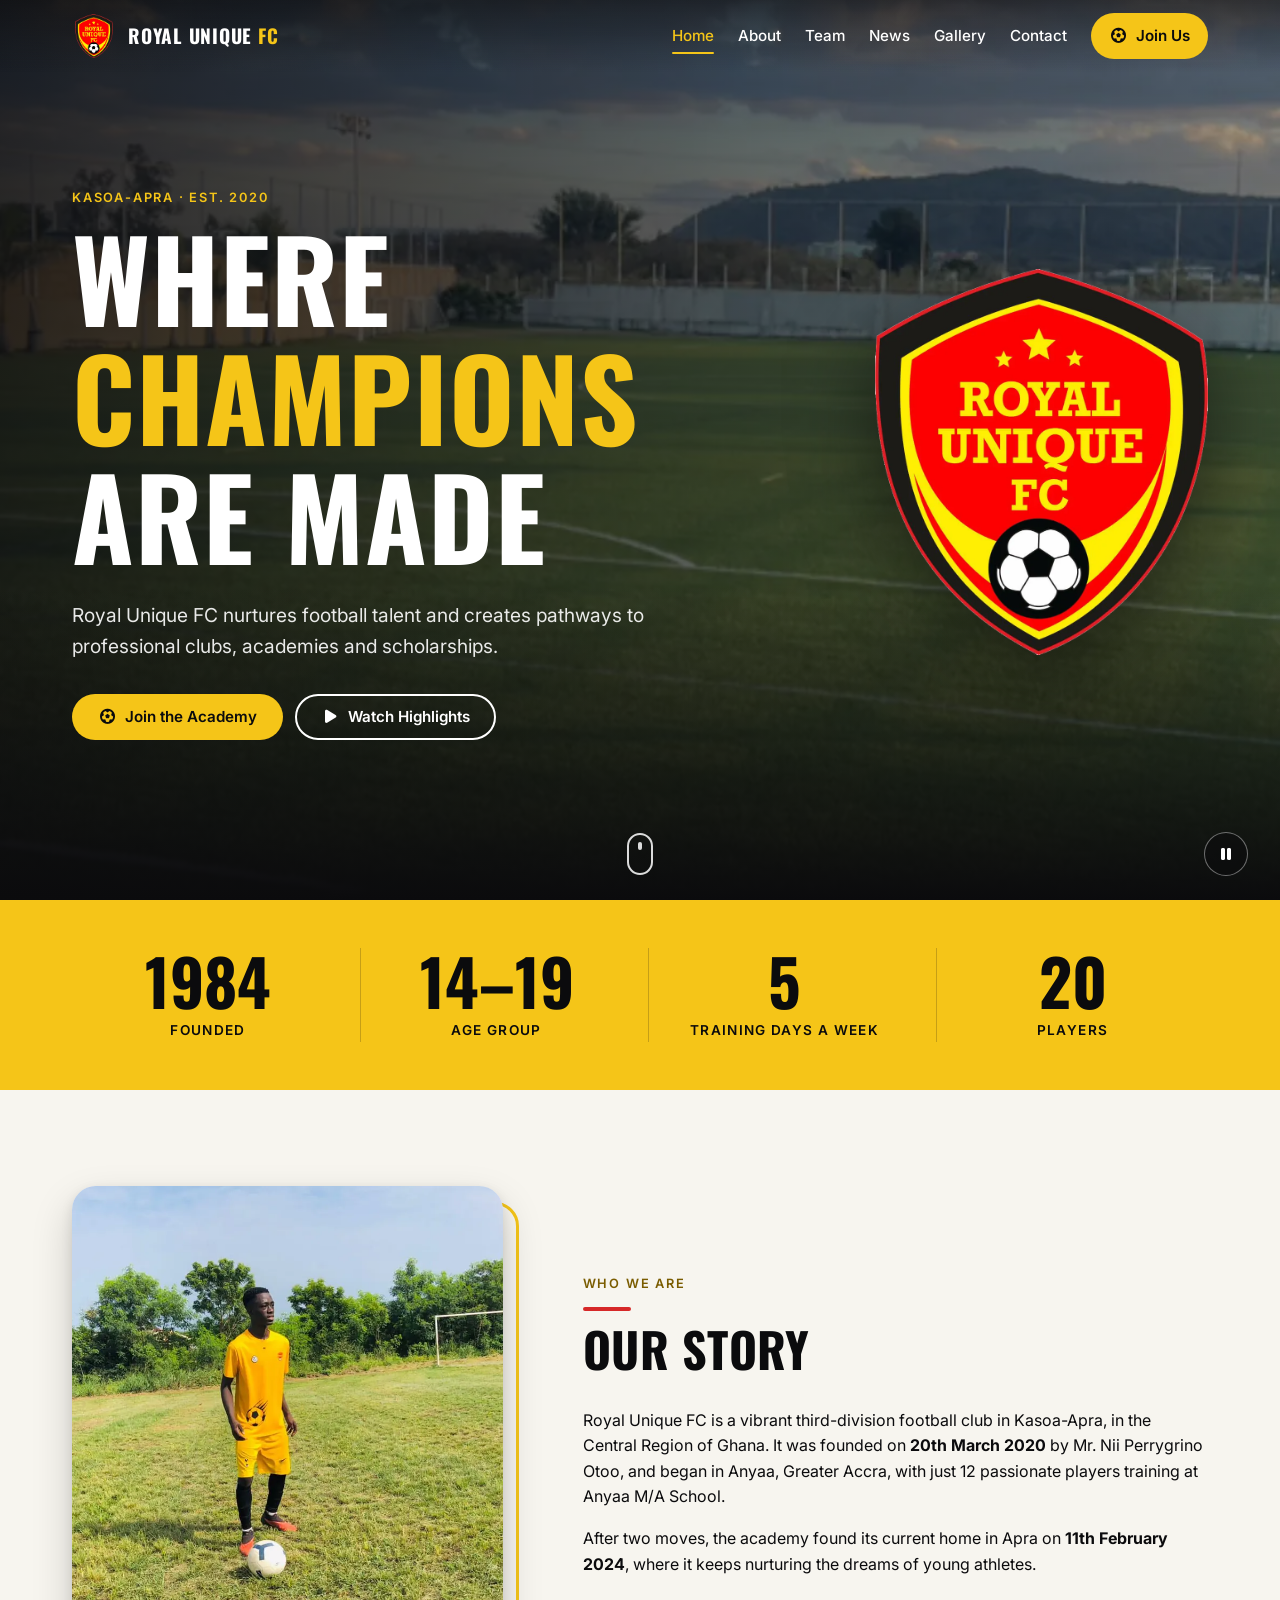
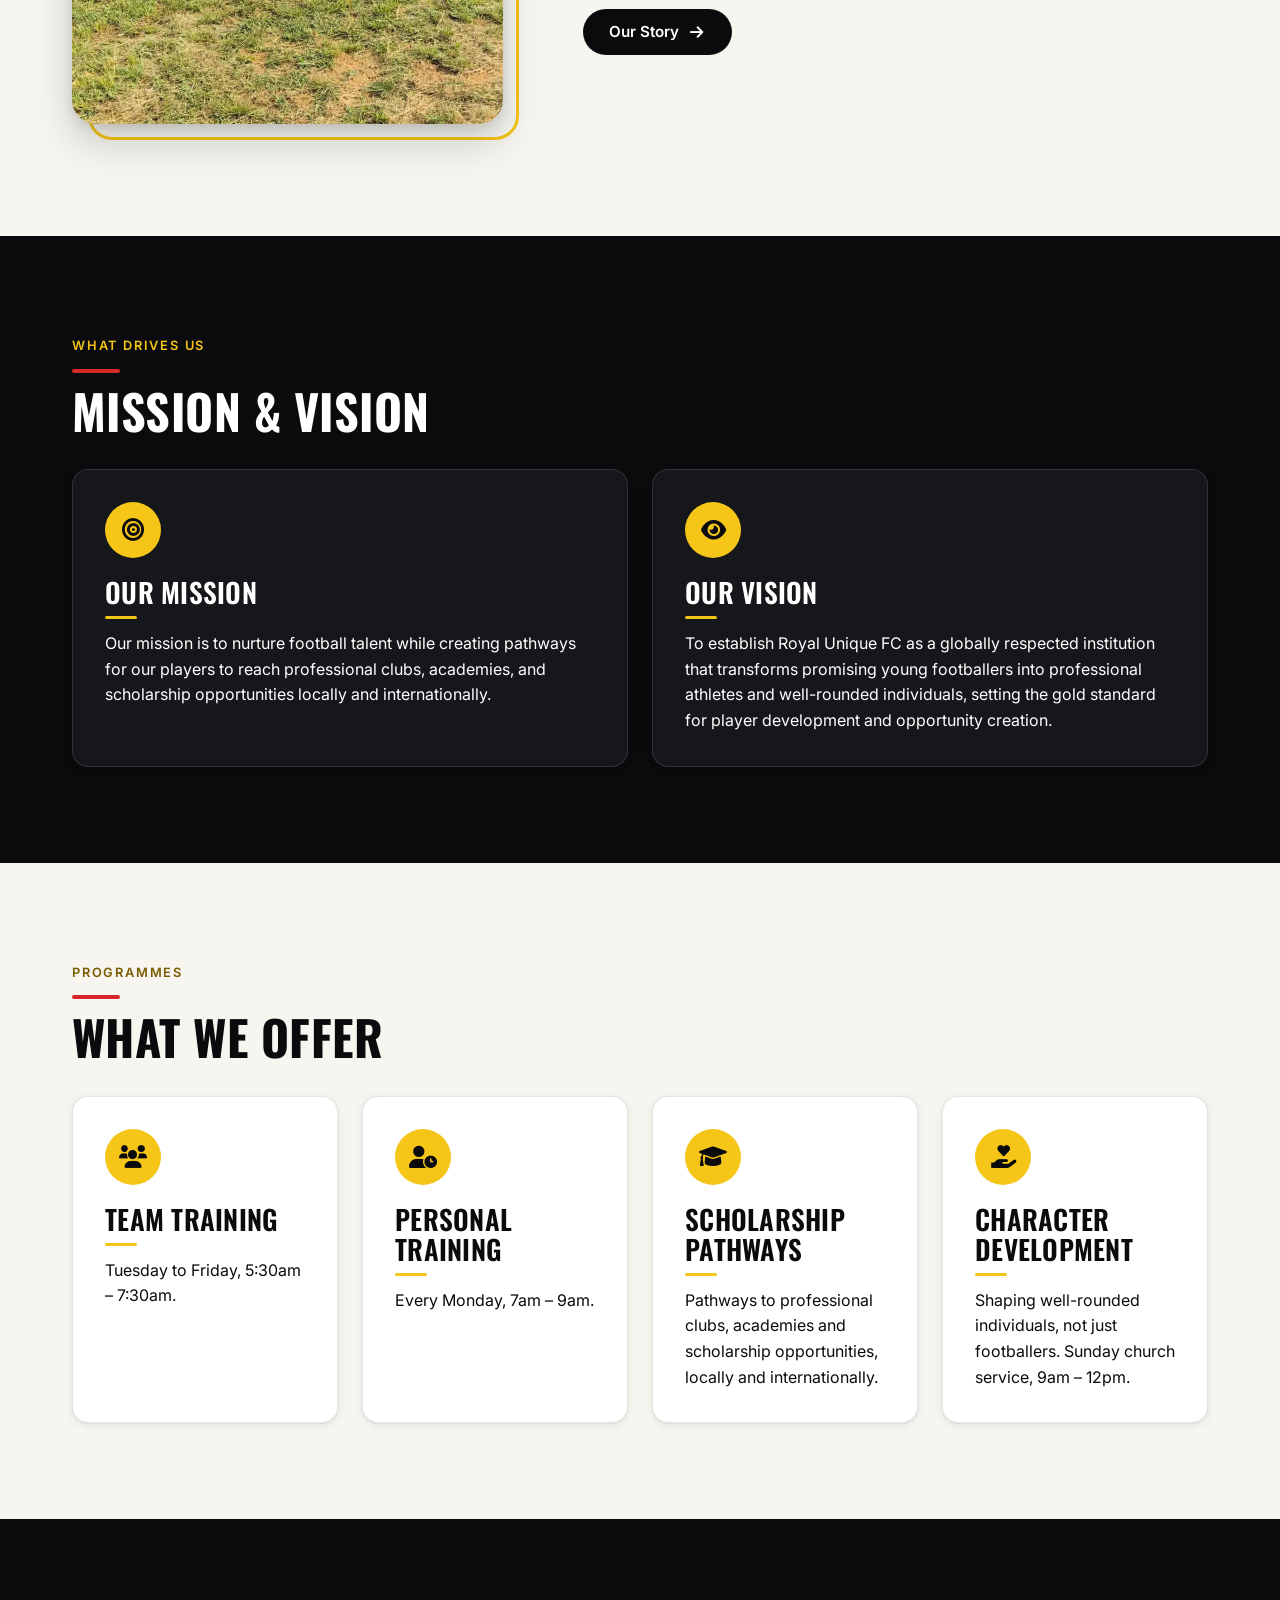
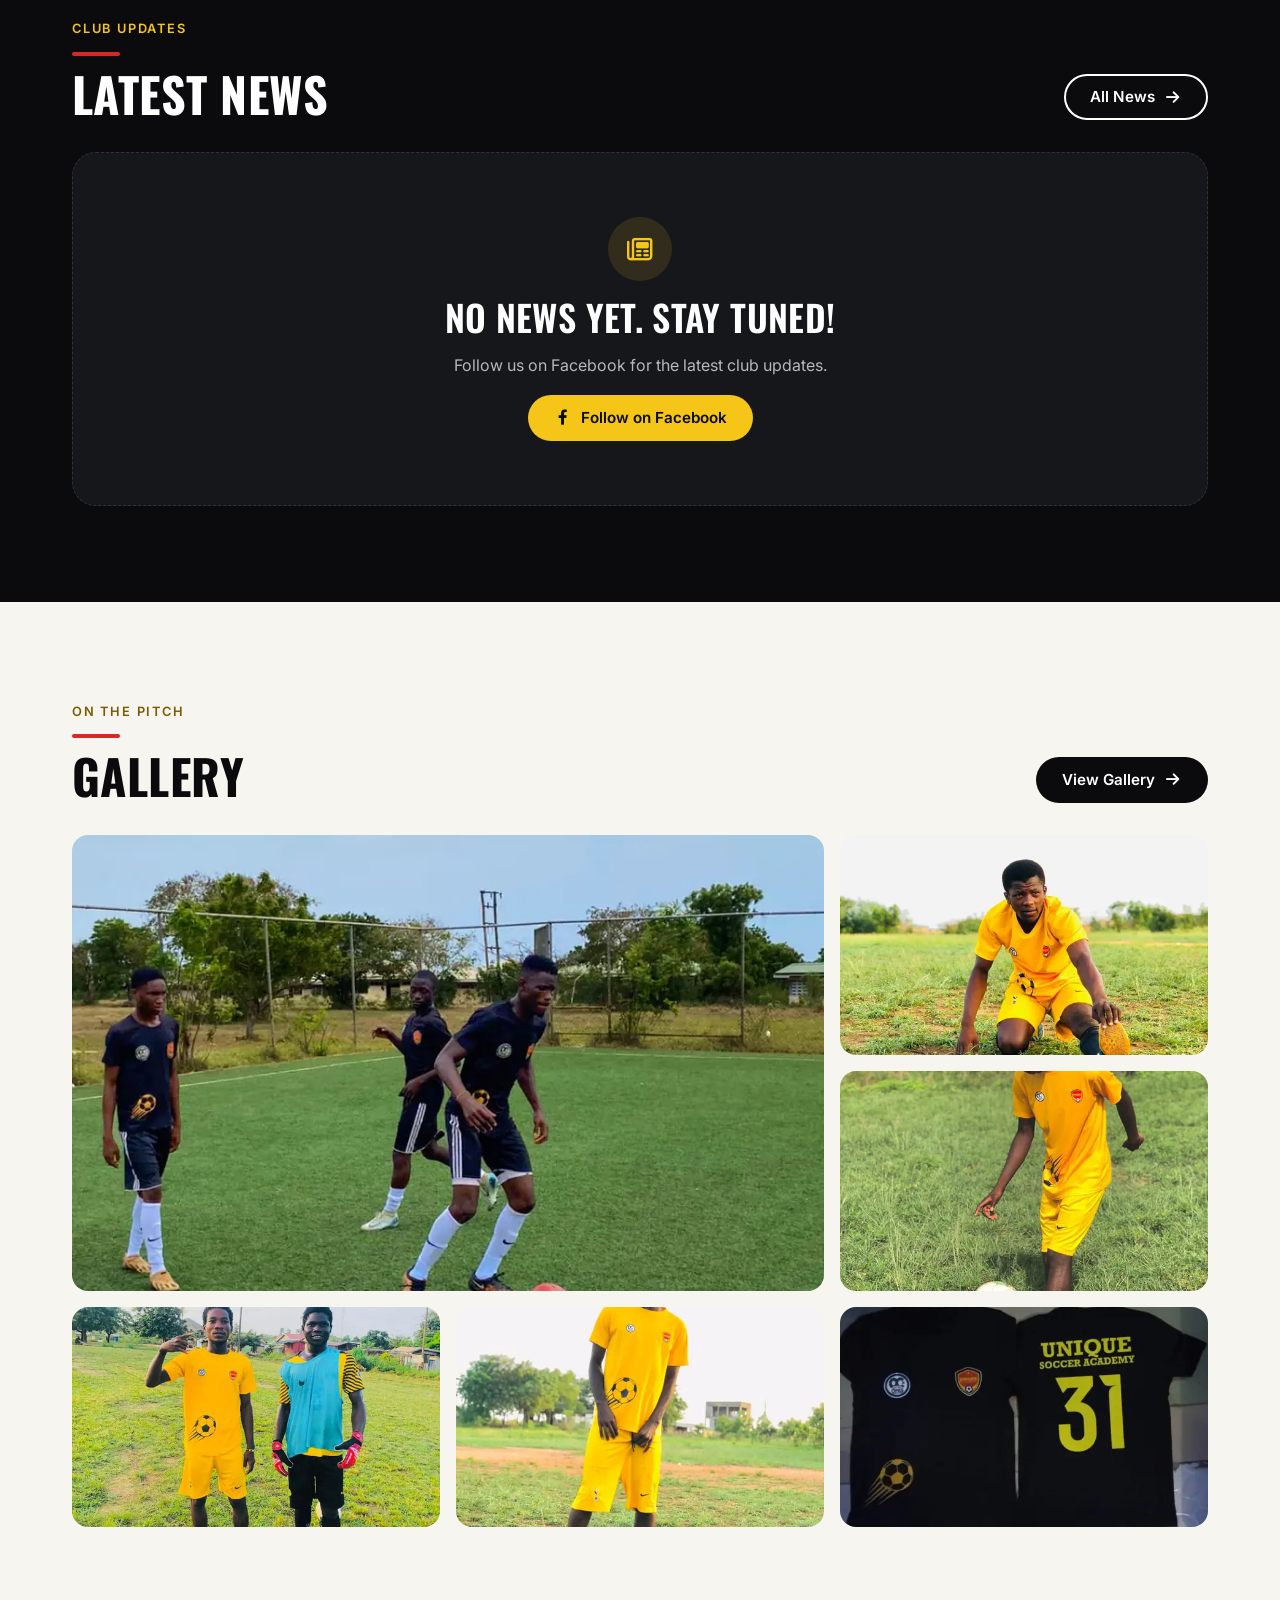
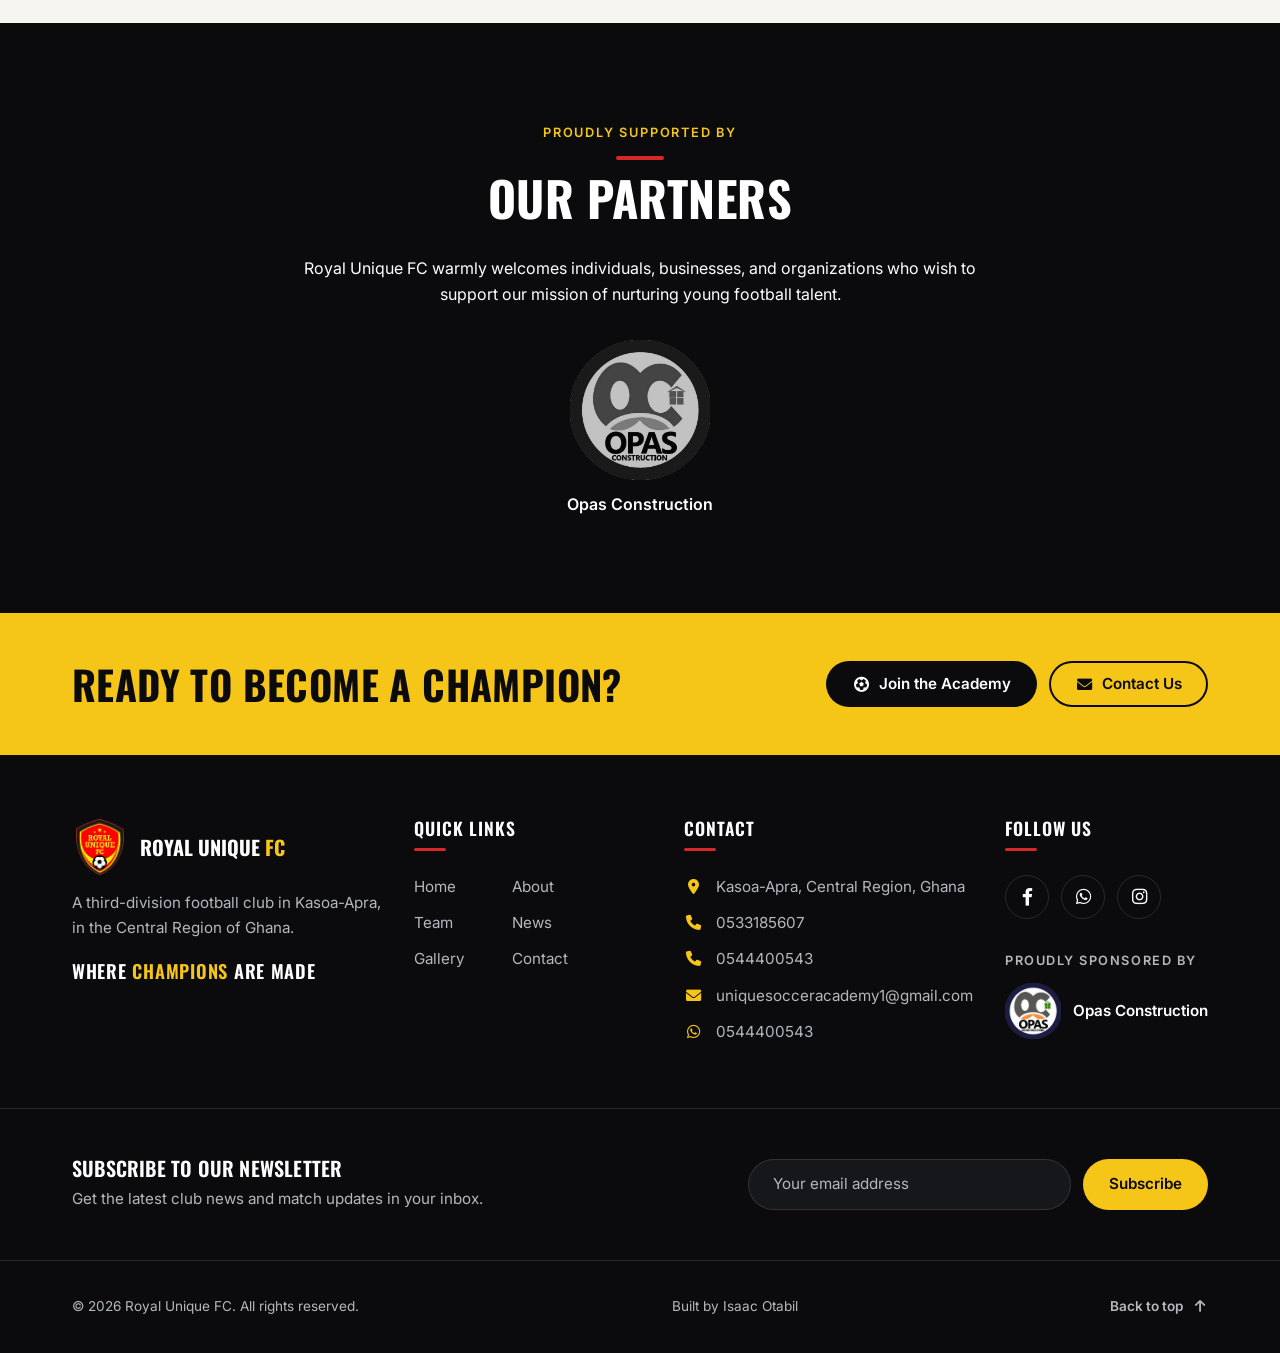
<file: index.html>
<!DOCTYPE html>
<html lang="en">
<head>

    <meta charset="UTF-8">
    <meta name="viewport" content="width=device-width, initial-scale=1.0">
    <title>Home | Royal Unique FC</title>
    <meta name="description" content="Royal Unique FC is a third-division football club in Kasoa-Apra, Central Region, Ghana. Where Champions Are Made.">
    <meta name="theme-color" content="#0B0B0D">
    <link rel="canonical" href="https://isaaccodes01.github.io/unique-soccer-academy/">
    <link rel="manifest" href="site.webmanifest">

    <!-- Link previews on WhatsApp, Facebook (Open Graph) and X/Twitter.
         These need full addresses (https://...), not "assets/...". -->
    <meta property="og:type" content="website">
    <meta property="og:site_name" content="Royal Unique FC">
    <meta property="og:title" content="Royal Unique FC | Where Champions Are Made">
    <meta property="og:description" content="Royal Unique FC is a third-division football club in Kasoa-Apra, Central Region, Ghana. Where Champions Are Made.">
    <meta property="og:url" content="https://isaaccodes01.github.io/unique-soccer-academy/">
    <meta property="og:image" content="https://isaaccodes01.github.io/unique-soccer-academy/assets/images/share-image.jpg">
    <meta property="og:image:width" content="1200">
    <meta property="og:image:height" content="630">
    <meta property="og:image:alt" content="The Royal Unique FC crest on the training pitch, with the motto Where Champions Are Made">
    <meta name="twitter:card" content="summary_large_image">
    <meta name="twitter:title" content="Royal Unique FC | Where Champions Are Made">
    <meta name="twitter:description" content="Royal Unique FC is a third-division football club in Kasoa-Apra, Central Region, Ghana. Where Champions Are Made.">
    <meta name="twitter:image" content="https://isaaccodes01.github.io/unique-soccer-academy/assets/images/share-image.jpg">
    <link rel="preconnect" href="https://fonts.googleapis.com">
    <link rel="preconnect" href="https://fonts.gstatic.com" crossorigin>
    <!-- Fonts and icons load in the background so they don't hold up the
         first paint: media="print" means "not needed for the screen yet",
         and onload switches them on as soon as they arrive. The <noscript>
         copies are for visitors without JavaScript. -->
    <link href="https://fonts.googleapis.com/css2?family=Inter:wght@400;500;600&family=Oswald:wght@600;700&display=swap" rel="stylesheet" media="print" onload="this.media='all'">
    <noscript><link href="https://fonts.googleapis.com/css2?family=Inter:wght@400;500;600&family=Oswald:wght@600;700&display=swap" rel="stylesheet"></noscript>
    <link rel="stylesheet" href="css/style.css">
    <!-- Runs before the page is drawn: no "defer" on purpose (see the file) -->
    <script src="js/boot.js"></script>
    <link href="https://cdnjs.cloudflare.com/ajax/libs/font-awesome/6.0.0/css/all.min.css" rel="stylesheet" media="print" onload="this.media='all'">
    <noscript><link href="https://cdnjs.cloudflare.com/ajax/libs/font-awesome/6.0.0/css/all.min.css" rel="stylesheet"></noscript>
    <link rel="apple-touch-icon" sizes="180x180" href="assets/images/apple-touch-icon.png">
    <link rel="icon" type="image/png" sizes="32x32" href="assets/images/favicon-32x32.png">
    <link rel="icon" type="image/png" sizes="16x16" href="assets/images/favicon-16x16.png">

    <!-- Structured data (JSON-LD): facts about the club in a format Google
         reads, using the shared vocabulary from schema.org. It isn't shown
         on the page. Only real facts from this site go here. -->
    <script type="application/ld+json">
    {
        "@context": "https://schema.org",
        "@type": "SportsOrganization",
        "name": "Royal Unique FC",
        "alternateName": "Unique Soccer Academy",
        "sport": "Soccer",
        "slogan": "Where Champions Are Made",
        "description": "A third-division football club in Kasoa-Apra, Central Region, Ghana, nurturing football talent and creating pathways to professional clubs, academies and scholarships.",
        "url": "https://isaaccodes01.github.io/unique-soccer-academy/",
        "logo": "https://isaaccodes01.github.io/unique-soccer-academy/assets/images/android-chrome-512x512.png",
        "image": "https://isaaccodes01.github.io/unique-soccer-academy/assets/images/share-image.jpg",
        "foundingDate": "2020-03-20",
        "founder": {
            "@type": "Person",
            "name": "Nii Perrygrino Otoo"
        },
        "sponsor": {
            "@type": "Organization",
            "name": "Opas Construction"
        },
        "address": {
            "@type": "PostalAddress",
            "addressLocality": "Kasoa-Apra",
            "addressRegion": "Central Region",
            "addressCountry": "GH"
        },
        "areaServed": "Gomoa East, Central Region, Ghana",
        "email": "uniquesocceracademy1@gmail.com",
        "telephone": ["+233533185607", "+233544400543"],
        "sameAs": [
            "https://facebook.com/profile.php?id=61565360907088"
        ]
    }
    </script>
</head>
<!-- has-hero-header: the hero slides up under the see-through header. It is
     written here, not added by JavaScript, so the page doesn't jump up
     64px when the scripts run after the first paint. -->
<body class="has-hero-header">
    <!--Start of Main Container-->
    <div class="maincontainer">

        <!-- Header + navigation: built by js/layout.js -->
        <div id="site-header"></div>

            <main>
                <!--Start of Hero-->
                <section class="hero" aria-labelledby="hero-title">
                    <!-- Background photos. Only this first one is in the HTML, so it
                         loads first. js/main.js adds the rest (listed in js/data.js)
                         after the page has loaded. They are decoration, so alt="". -->
                    <div class="hero__slides" aria-hidden="true">
                        <picture><source srcset="assets/images/Pitch.webp" type="image/webp"><img class="hero__slide is-active" src="assets/images/Pitch.png" alt="" fetchpriority="high" width="1152" height="2048"></picture>
                    </div>

                    <div class="hero__inner container">
                        <div class="hero__content">
                            <p class="eyebrow">Kasoa-Apra &middot; Est. 2020</p>
                            <!-- Each word is wrapped so it can slide up on its own.
                                 --i is the word's position, used for the delay. -->
                            <h1 class="hero__title" id="hero-title">
                                <span class="hero__word" style="--i: 0"><span>Where</span></span>
                                <span class="hero__word" style="--i: 1"><span class="text-gold">Champions</span></span>
                                <span class="hero__word" style="--i: 2"><span>Are</span></span>
                                <span class="hero__word" style="--i: 3"><span>Made</span></span>
                            </h1>
                            <p class="hero__intro">Royal Unique FC nurtures football talent and creates pathways to professional clubs, academies and scholarships.</p>
                            <div class="btn-group">
                                <a class="btn btn--primary" href="contact.html#join">
                                    <i class="fa-solid fa-futbol" aria-hidden="true"></i> Join the Academy
                                </a>
                                <a class="btn btn--outline" href="gallery.html#videos">
                                    <i class="fa-solid fa-play" aria-hidden="true"></i> Watch Highlights
                                </a>
                            </div>
                        </div>

                        <!-- Desktop only (hidden below 768px: the crest is already in the header) -->
                        <picture><source srcset="assets/images/RYFC%20copy.webp" type="image/webp"><img class="hero__crest" src="assets/images/RYFC copy.png" alt="" width="804" height="933"></picture>
                    </div>

                    <!-- Pause/play for the moving background. Hidden until main.js
                         knows motion is allowed (not shown with reduced motion). -->
                    <button class="hero__toggle" type="button" hidden>
                        <i class="fa-solid fa-pause" aria-hidden="true"></i>
                        <span class="visually-hidden">Pause background slideshow</span>
                    </button>

                    <a class="scroll-cue" href="#stats">
                        <span class="scroll-cue__mouse" aria-hidden="true"></span>
                        <span class="visually-hidden">Scroll to the next section</span>
                    </a>
                </section>
                <!--End of Hero-->

                <!--Start of Stats strip-->
                <!-- The real number is in the HTML (for no-JS and reduced motion).
                     js/main.js counts up from 0 to data-count when it scrolls into view.
                     The animated number is aria-hidden; screen readers read the
                     visually-hidden copy instead of every in-between number. -->
                <section class="stats" id="stats" aria-label="The academy in numbers">
                    <ul class="stats__list container">
                        <li class="stat" data-reveal="up" data-delay="0">
                            <span class="stat__number" aria-hidden="true"><span data-count="2020">2020</span></span>
                            <span class="visually-hidden">2020</span>
                            <span class="stat__label">Founded</span>
                        </li>
                        <li class="stat" data-reveal="up" data-delay="100">
                            <span class="stat__number" aria-hidden="true"><span data-count="14">14</span>&ndash;<span data-count="19">19</span></span>
                            <span class="visually-hidden">14 to 19</span>
                            <span class="stat__label">Age group</span>
                        </li>
                        <li class="stat" data-reveal="up" data-delay="200">
                            <span class="stat__number" aria-hidden="true"><span data-count="5">5</span></span>
                            <span class="visually-hidden">5</span>
                            <span class="stat__label">Training days a week</span>
                        </li>
                        <li class="stat" data-reveal="up" data-delay="300">
                            <span class="stat__number" aria-hidden="true"><span data-count="20">20</span></span>
                            <span class="visually-hidden">20</span>
                            <span class="stat__label">Players</span>
                        </li>
                    </ul>
                </section>
                <!--End of Stats strip-->

                <!--Start of About preview-->
                <section class="section section--light">
                    <div class="container split">
                        <figure class="framed-photo" data-reveal="left">
                            <picture><source srcset="assets/images/Unique_7.webp" type="image/webp"><img src="assets/images/Unique_7.jpg" alt="Academy player in the yellow club kit standing over a ball on the training pitch" width="958" height="1280" loading="lazy"></picture>
                        </figure>
                        <div class="split__text">
                            <p class="eyebrow">Who we are</p>
                            <h2 class="section-title" data-reveal="up">Our Story</h2>
                            <p>Royal Unique FC is a vibrant third-division football club in Kasoa-Apra, in the Central Region of Ghana. It was founded on <strong>20th March 2020</strong> by Mr. Nii Perrygrino Otoo, and began in Anyaa, Greater Accra, with just 12 passionate players training at Anyaa M/A School.</p>
                            <p>After two moves, the academy found its current home in Apra on <strong>11th February 2024</strong>, where it keeps nurturing the dreams of young athletes.</p>
                            <div class="btn-group">
                                <a class="btn btn--dark" href="about.html">
                                    Our Story <i class="fa-solid fa-arrow-right" aria-hidden="true"></i>
                                </a>
                            </div>
                        </div>
                    </div>
                </section>
                <!--End of About preview-->

                <!--Start of Mission & Vision-->
                <section class="section section--dark">
                    <div class="container">
                        <p class="eyebrow">What drives us</p>
                        <h2 class="section-title" data-reveal="up">Mission &amp; Vision</h2>
                        <div class="grid grid--2">
                            <article class="card card--feature" data-reveal="up" data-delay="0">
                                <span class="card__icon" aria-hidden="true"><i class="fa-solid fa-bullseye"></i></span>
                                <h3 class="card__title">Our Mission</h3>
                                <p>Our mission is to nurture football talent while creating pathways for our players to reach professional clubs, academies, and scholarship opportunities locally and internationally.</p>
                            </article>
                            <article class="card card--feature" data-reveal="up" data-delay="120">
                                <span class="card__icon" aria-hidden="true"><i class="fa-solid fa-eye"></i></span>
                                <h3 class="card__title">Our Vision</h3>
                                <p>To establish Royal Unique FC as a globally respected institution that transforms promising young footballers into professional athletes and well-rounded individuals, setting the gold standard for player development and opportunity creation.</p>
                            </article>
                        </div>
                    </div>
                </section>
                <!--End of Mission & Vision-->

                <!--Start of What we offer-->
                <section class="section section--light">
                    <div class="container">
                        <p class="eyebrow">Programmes</p>
                        <h2 class="section-title" data-reveal="up">What We Offer</h2>
                        <div class="grid grid--4">
                            <article class="card card--feature" data-reveal="up" data-delay="0">
                                <span class="card__icon" aria-hidden="true"><i class="fa-solid fa-users"></i></span>
                                <h3 class="card__title">Team Training</h3>
                                <p>Tuesday to Friday, 5:30am &ndash; 7:30am.</p>
                            </article>
                            <article class="card card--feature" data-reveal="up" data-delay="100">
                                <span class="card__icon" aria-hidden="true"><i class="fa-solid fa-user-clock"></i></span>
                                <h3 class="card__title">Personal Training</h3>
                                <p>Every Monday, 7am &ndash; 9am.</p>
                            </article>
                            <article class="card card--feature" data-reveal="up" data-delay="200">
                                <span class="card__icon" aria-hidden="true"><i class="fa-solid fa-graduation-cap"></i></span>
                                <h3 class="card__title">Scholarship Pathways</h3>
                                <p>Pathways to professional clubs, academies and scholarship opportunities, locally and internationally.</p>
                            </article>
                            <article class="card card--feature" data-reveal="up" data-delay="300">
                                <span class="card__icon" aria-hidden="true"><i class="fa-solid fa-hand-holding-heart"></i></span>
                                <h3 class="card__title">Character Development</h3>
                                <p>Shaping well-rounded individuals, not just footballers. Sunday church service, 9am &ndash; 12pm.</p>
                            </article>
                        </div>
                    </div>
                </section>
                <!--End of What we offer-->

                <!--Start of Latest news-->
                <section class="section section--dark">
                    <div class="container">
                        <div class="section-head">
                            <div>
                                <p class="eyebrow">Club updates</p>
                                <h2 class="section-title" data-reveal="up">Latest News</h2>
                            </div>
                            <a class="btn btn--outline" href="news.html">
                                All News <i class="fa-solid fa-arrow-right" aria-hidden="true"></i>
                            </a>
                        </div>
                        <!-- js/main.js replaces the empty state with the 3 newest
                             items from js/data.js, once there are any. -->
                        <div class="news-list" id="latest-news">
                            <div class="news-empty" data-reveal="up">
                                <span class="news-empty__icon" aria-hidden="true"><i class="fa-regular fa-newspaper"></i></span>
                                <h3 class="news-empty__title">No news yet. Stay tuned!</h3>
                                <p>Follow us on Facebook for the latest club updates.</p>
                                <a class="btn btn--primary" href="https://facebook.com/profile.php?id=61565360907088" target="_blank" rel="noopener">
                                    <i class="fab fa-facebook-f" aria-hidden="true"></i> Follow on Facebook
                                </a>
                            </div>
                        </div>
                    </div>
                </section>
                <!--End of Latest news-->

                <!--Start of Gallery preview-->
                <section class="section section--light">
                    <div class="container">
                        <div class="section-head">
                            <div>
                                <p class="eyebrow">On the pitch</p>
                                <h2 class="section-title" data-reveal="up">Gallery</h2>
                            </div>
                            <a class="btn btn--dark" href="gallery.html">
                                View Gallery <i class="fa-solid fa-arrow-right" aria-hidden="true"></i>
                            </a>
                        </div>
                        <!-- Responsive images: srcset lists the 600px thumbnail and the full
                             photo with their real widths ("600w"); sizes says how wide the
                             tile is on screen (vw = % of the window width). The browser does
                             the maths and downloads the smallest file that still looks sharp. -->
                        <ul class="photo-grid">
                            <li data-reveal="zoom" data-delay="0"><a class="photo-grid__item" href="gallery.html"><picture><source srcset="assets/images/team_4-thumb.webp 600w, assets/images/team_4.webp 808w" sizes="(min-width: 768px) 66vw, 100vw" type="image/webp"><img src="assets/images/team_4.jpg" alt="Players in the black training kit running a ball drill between cones on the artificial pitch" width="958" height="1280" loading="lazy"></picture></a></li>
                            <li data-reveal="zoom" data-delay="80"><a class="photo-grid__item" href="gallery.html"><picture><source srcset="assets/images/Unique_3-thumb.webp 600w, assets/images/Unique_3.webp 810w" sizes="(min-width: 768px) 33vw, 50vw" type="image/webp"><img src="assets/images/Unique_3.jpg" alt="Player in the yellow kit stretching before training" width="960" height="1280" loading="lazy"></picture></a></li>
                            <li data-reveal="zoom" data-delay="160"><a class="photo-grid__item" href="gallery.html"><picture><source srcset="assets/images/Unique_8-thumb.webp 600w, assets/images/Unique_8.webp 810w" sizes="(min-width: 768px) 33vw, 50vw" type="image/webp"><img src="assets/images/Unique_8.jpg" alt="Player controlling the ball on the grass" width="810" height="1080" loading="lazy"></picture></a></li>
                            <li data-reveal="zoom" data-delay="240"><a class="photo-grid__item" href="gallery.html"><picture><source srcset="assets/images/Unique_4-thumb.webp 600w, assets/images/Unique_4.webp 810w" sizes="(min-width: 768px) 33vw, 50vw" type="image/webp"><img src="assets/images/Unique_4.jpg" alt="Two players, one in goalkeeper gloves and a training bib, posing on the pitch" width="810" height="1080" loading="lazy"></picture></a></li>
                            <li data-reveal="zoom" data-delay="320"><a class="photo-grid__item" href="gallery.html"><picture><source srcset="assets/images/Unique_5-thumb.webp 600w, assets/images/Unique_5.webp 810w" sizes="(min-width: 768px) 33vw, 50vw" type="image/webp"><img src="assets/images/Unique_5.jpg" alt="Player in the yellow kit and red boots on the training ground" width="960" height="1280" loading="lazy"></picture></a></li>
                            <li data-reveal="zoom" data-delay="400"><a class="photo-grid__item" href="gallery.html"><picture><source srcset="assets/images/Unique_17-thumb.webp 600w, assets/images/Unique_17.webp 1080w" sizes="(min-width: 768px) 33vw, 100vw" type="image/webp"><img src="assets/images/Unique_17.jpg" alt="Front and back of the black club shirt, number 31" width="1080" height="741" loading="lazy"></picture></a></li>
                        </ul>
                    </div>
                </section>
                <!--End of Gallery preview-->

                <!--Start of Sponsors-->
                <section class="section section--dark">
                    <div class="container text-center">
                        <p class="eyebrow">Proudly supported by</p>
                        <h2 class="section-title" data-reveal="up">Our Partners</h2>
                        <p>Royal Unique FC warmly welcomes individuals, businesses, and organizations who wish to support our mission of nurturing young football talent.</p>
                        <ul class="partners">
                            <!-- TODO: link to Opas Construction's real website or page once Isaac has it -->
                            <li class="partner" data-reveal="zoom">
                                <picture><source srcset="assets/images/Opas.webp" type="image/webp"><img class="partner__logo" src="assets/images/Opas.png" alt="Opas Construction logo" width="506" height="507" loading="lazy"></picture>
                                <span class="partner__name">Opas Construction</span>
                            </li>
                        </ul>
                    </div>
                </section>
                <!--End of Sponsors-->
            </main>

        <!-- Footer: built by js/layout.js -->
        <div id="site-footer"></div>

    </div>
    <!--End of Main Container-->

    <script src="js/data.js" defer></script>
    <script src="js/layout.js" defer></script>
    <script src="js/main.js" defer></script>
</body>
</html>
</file>
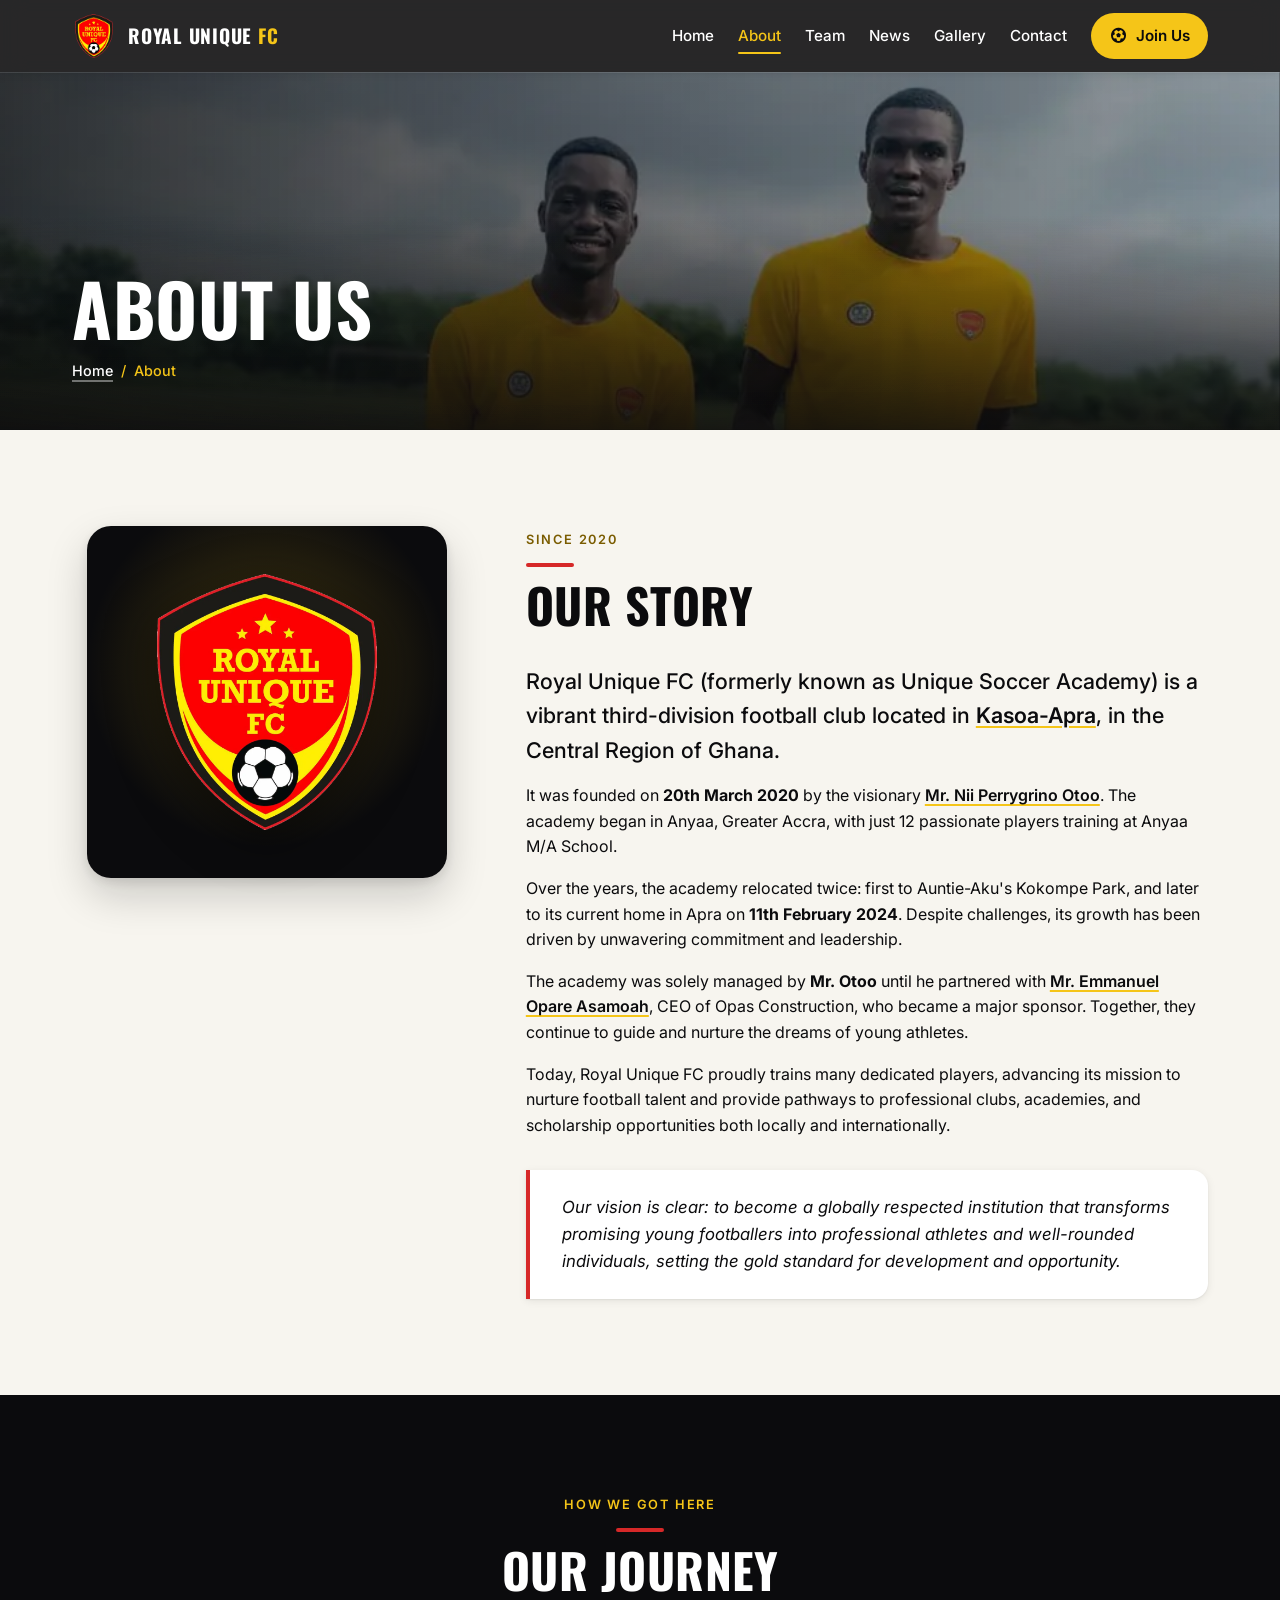
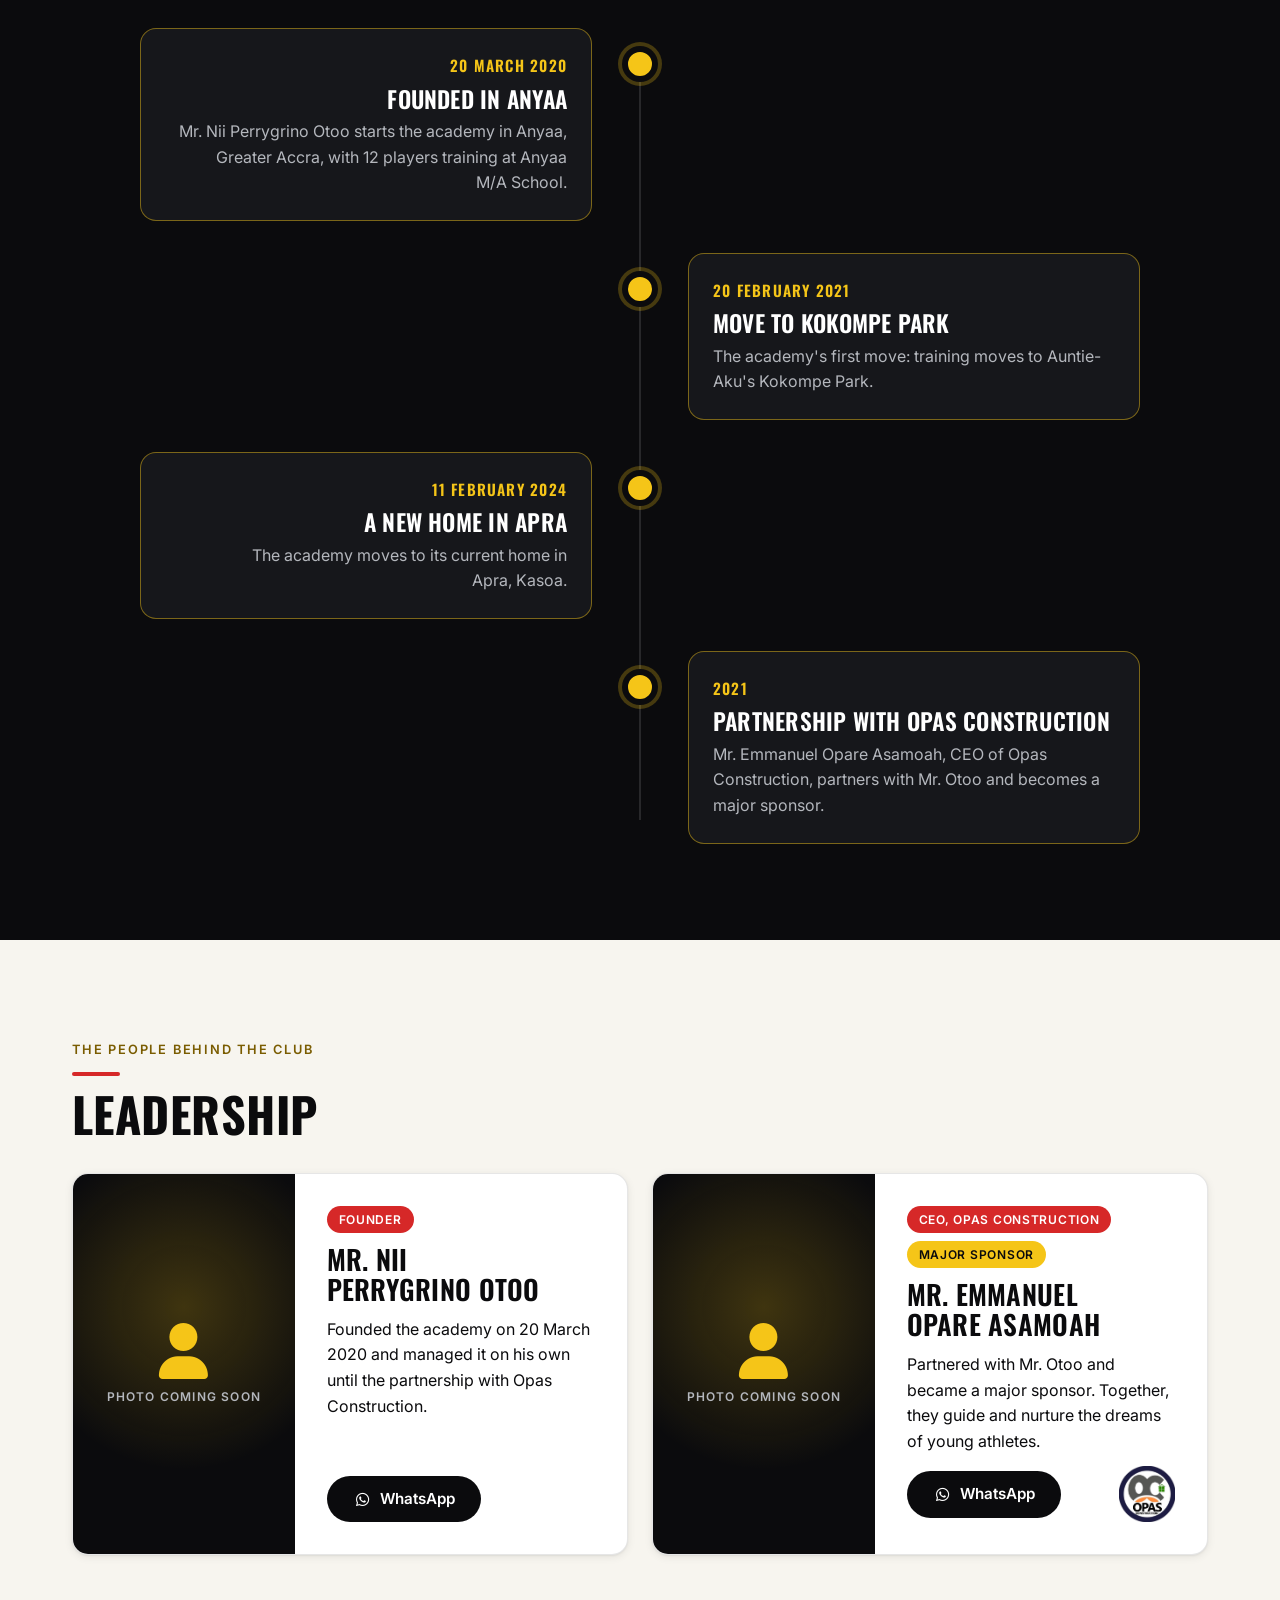
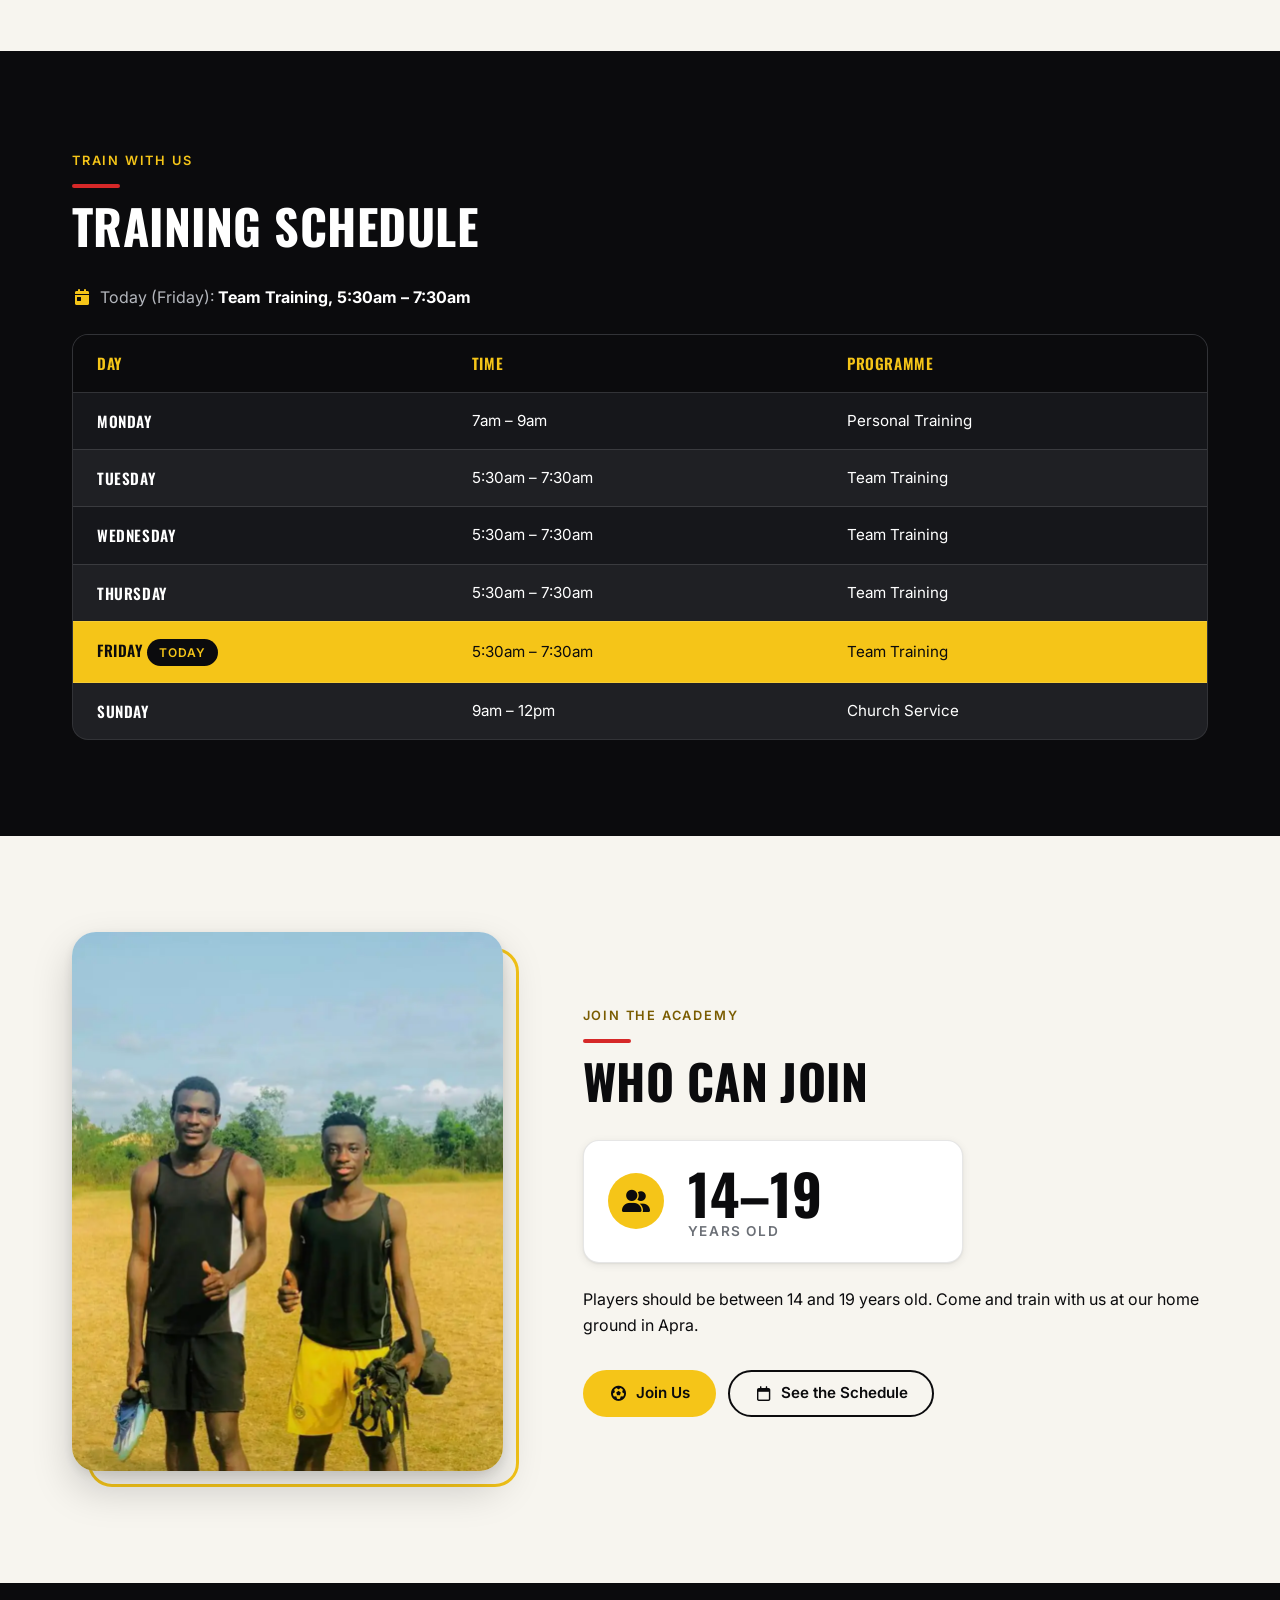
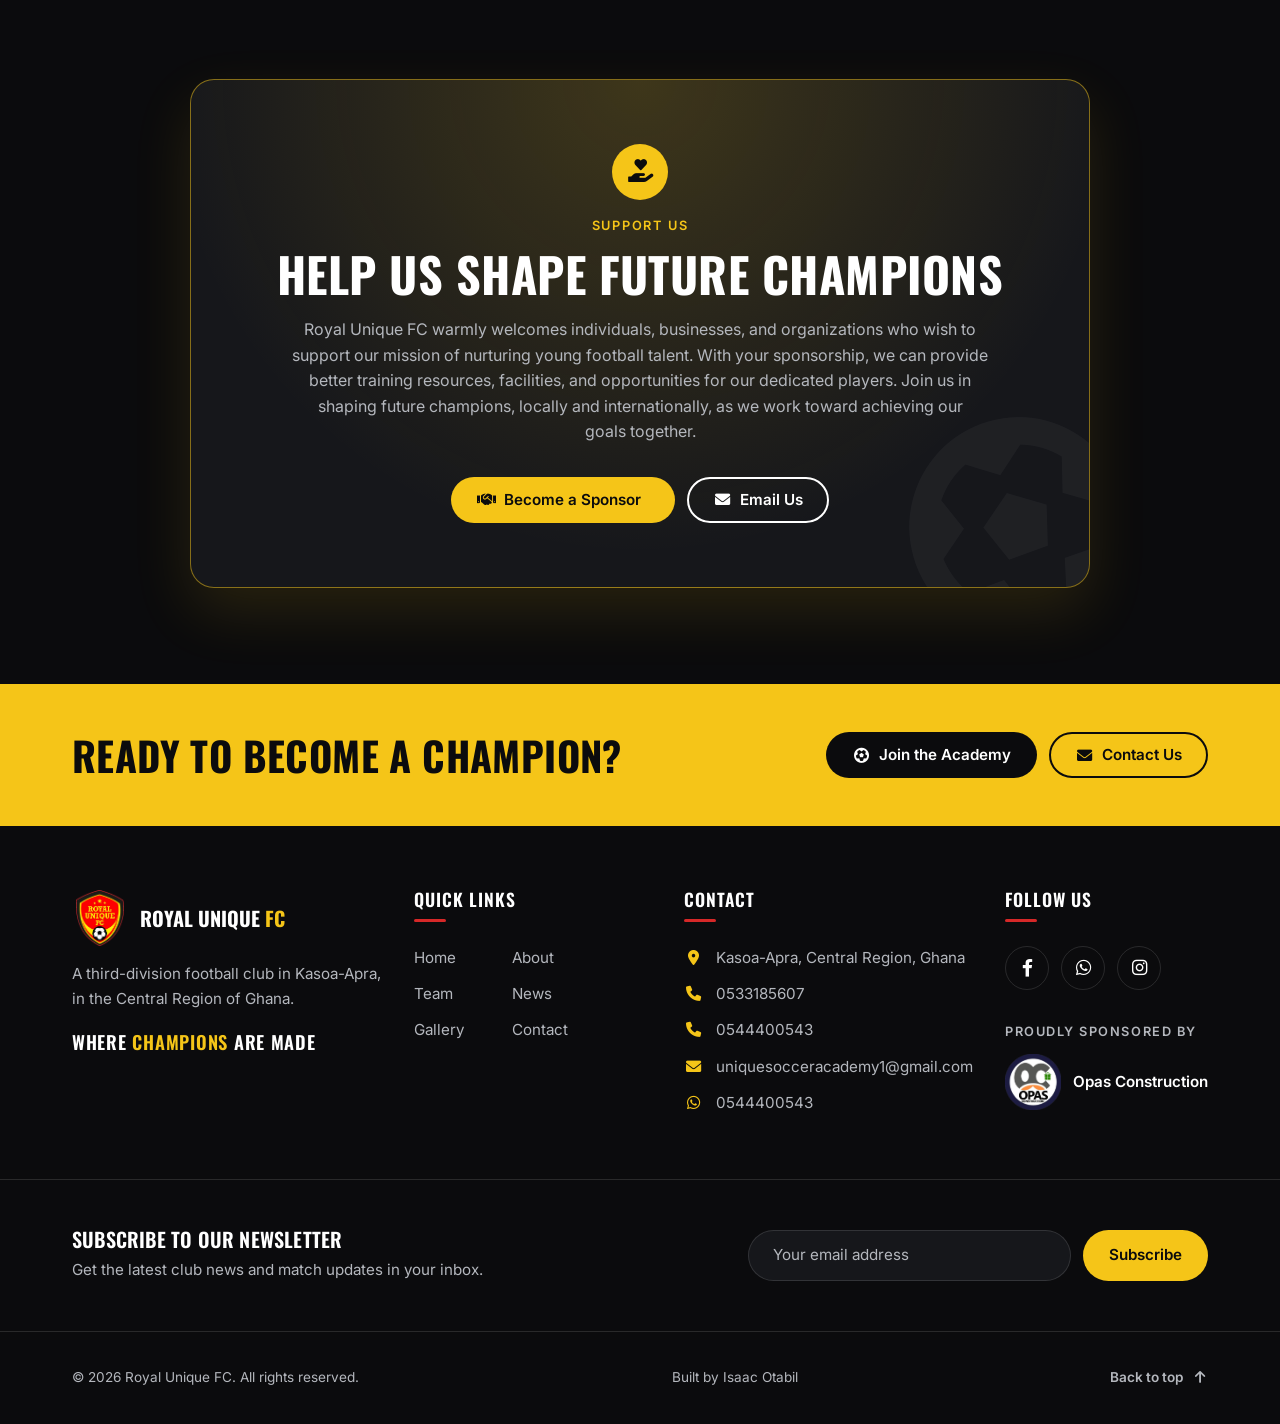
<file: about.html>
<!DOCTYPE html>
<html lang="en">
<head>

    <meta charset="UTF-8">
    <meta name="viewport" content="width=device-width, initial-scale=1.0">
    <title>About Us | Royal Unique FC</title>
    <meta name="description" content="The story of Royal Unique FC, founded on 20 March 2020 by Mr. Nii Perrygrino Otoo, plus our training schedule, age group and how to support us.">
    <meta name="theme-color" content="#0B0B0D">
    <link rel="canonical" href="https://isaaccodes01.github.io/unique-soccer-academy/about.html">
    <link rel="manifest" href="site.webmanifest">

    <!-- Link previews on WhatsApp, Facebook (Open Graph) and X/Twitter.
         These need full addresses (https://...), not "assets/...". -->
    <meta property="og:type" content="website">
    <meta property="og:site_name" content="Royal Unique FC">
    <meta property="og:title" content="About Us | Royal Unique FC">
    <meta property="og:description" content="The story of Royal Unique FC, founded on 20 March 2020 by Mr. Nii Perrygrino Otoo, plus our training schedule, age group and how to support us.">
    <meta property="og:url" content="https://isaaccodes01.github.io/unique-soccer-academy/about.html">
    <meta property="og:image" content="https://isaaccodes01.github.io/unique-soccer-academy/assets/images/share-image.jpg">
    <meta property="og:image:width" content="1200">
    <meta property="og:image:height" content="630">
    <meta property="og:image:alt" content="The Royal Unique FC crest on the training pitch, with the motto Where Champions Are Made">
    <meta name="twitter:card" content="summary_large_image">
    <meta name="twitter:title" content="About Us | Royal Unique FC">
    <meta name="twitter:description" content="The story of Royal Unique FC, founded on 20 March 2020 by Mr. Nii Perrygrino Otoo, plus our training schedule, age group and how to support us.">
    <meta name="twitter:image" content="https://isaaccodes01.github.io/unique-soccer-academy/assets/images/share-image.jpg">
    <link rel="preconnect" href="https://fonts.googleapis.com">
    <link rel="preconnect" href="https://fonts.gstatic.com" crossorigin>
    <!-- Fonts and icons load in the background so they don't hold up the
         first paint: media="print" means "not needed for the screen yet",
         and onload switches them on as soon as they arrive. The <noscript>
         copies are for visitors without JavaScript. -->
    <link href="https://fonts.googleapis.com/css2?family=Inter:wght@400;500;600&family=Oswald:wght@600;700&display=swap" rel="stylesheet" media="print" onload="this.media='all'">
    <noscript><link href="https://fonts.googleapis.com/css2?family=Inter:wght@400;500;600&family=Oswald:wght@600;700&display=swap" rel="stylesheet"></noscript>
    <link rel="stylesheet" href="css/style.css">
    <!-- Runs before the page is drawn: no "defer" on purpose (see the file) -->
    <script src="js/boot.js"></script>
    <link href="https://cdnjs.cloudflare.com/ajax/libs/font-awesome/6.0.0/css/all.min.css" rel="stylesheet" media="print" onload="this.media='all'">
    <noscript><link href="https://cdnjs.cloudflare.com/ajax/libs/font-awesome/6.0.0/css/all.min.css" rel="stylesheet"></noscript>
    <link rel="apple-touch-icon" sizes="180x180" href="assets/images/apple-touch-icon.png">
    <link rel="icon" type="image/png" sizes="32x32" href="assets/images/favicon-32x32.png">
    <link rel="icon" type="image/png" sizes="16x16" href="assets/images/favicon-16x16.png">


</head>
<body>

    <!--Start of Main Container-->
    <div class="maincontainer">

        <!-- Header + navigation: built by js/layout.js -->
        <div id="site-header"></div>

            <main>
                <!--Start of Page banner (same markup on every inner page:
                    change the photo, the title and the last breadcrumb)-->
                <section class="page-banner">
                    <picture><source srcset="assets/images/Unique_2.webp" type="image/webp"><img class="page-banner__bg" src="assets/images/Unique_2.jpg" alt="" fetchpriority="high" width="958" height="962" style="--banner-focus: 60%"></picture>
                    <div class="container">
                        <h1 class="page-banner__title">About Us</h1>
                        <nav aria-label="Breadcrumb">
                            <ol class="breadcrumb">
                                <li><a href="index.html">Home</a></li>
                                <li aria-current="page">About</li>
                            </ol>
                        </nav>
                    </div>
                </section>
                <!--End of Page banner-->

                <!--Start of Our story-->
                <section class="section section--light">
                    <div class="container story">
                        <div class="story__crest" data-reveal="zoom">
                            <picture><source srcset="assets/images/RYFC%20copy.webp" type="image/webp"><img src="assets/images/RYFC copy.png" alt="Royal Unique FC crest" width="804" height="933"></picture>
                        </div>
                        <div class="story__text">
                            <p class="eyebrow">Since 2020</p>
                            <h2 class="section-title" data-reveal="up">Our Story</h2>
                            <p class="story__lead">Royal Unique FC (formerly known as Unique Soccer Academy) is a vibrant third-division football club located in <a href="https://maps.app.goo.gl/uH5maqUhNKFrEUw36" target="_blank" rel="noopener">Kasoa-Apra</a>, in the Central Region of Ghana.</p>
                            <p>It was founded on <strong>20th March 2020</strong> by the visionary <a href="https://wa.me/233577789073" target="_blank" rel="noopener">Mr. Nii Perrygrino Otoo</a>. The academy began in Anyaa, Greater Accra, with just 12 passionate players training at Anyaa M/A School.</p>
                            <p>Over the years, the academy relocated twice: first to Auntie-Aku's Kokompe Park, and later to its current home in Apra on <strong>11th February 2024</strong>. Despite challenges, its growth has been driven by unwavering commitment and leadership.</p>
                            <p>The academy was solely managed by <strong>Mr. Otoo</strong> until he partnered with <a href="https://wa.me/233544400543" target="_blank" rel="noopener">Mr. Emmanuel Opare Asamoah</a>, CEO of Opas Construction, who became a major sponsor. Together, they continue to guide and nurture the dreams of young athletes.</p>
                            <p>Today, Royal Unique FC proudly trains many dedicated players, advancing its mission to nurture football talent and provide pathways to professional clubs, academies, and scholarship opportunities both locally and internationally.</p>
                            <blockquote class="story__vision">
                                <p>Our vision is clear: to become a globally respected institution that transforms promising young footballers into professional athletes and well-rounded individuals, setting the gold standard for development and opportunity.</p>
                            </blockquote>
                        </div>
                    </div>
                </section>
                <!--End of Our story-->

                <!--Start of Timeline-->
                <section class="section section--dark">
                    <div class="container">
                        <div class="text-center">
                            <p class="eyebrow">How we got here</p>
                            <h2 class="section-title" data-reveal="up">Our Journey</h2>
                        </div>
                        <!-- js/main.js fills each dot gold as it scrolls past the
                             middle of the screen. Without JS all dots are gold. -->
                        <ol class="timeline">
                            <li class="timeline__item">
                                <span class="timeline__dot" aria-hidden="true"></span>
                                <div class="timeline__card" data-reveal="left">
                                    <time class="timeline__date" datetime="2020-03-20">20 March 2020</time>
                                    <h3 class="timeline__title">Founded in Anyaa</h3>
                                    <p>Mr. Nii Perrygrino Otoo starts the academy in Anyaa, Greater Accra, with 12 players training at Anyaa M/A School.</p>
                                </div>
                            </li>
                            <li class="timeline__item">
                                <span class="timeline__dot" aria-hidden="true"></span>
                                <div class="timeline__card" data-reveal="right">
                                    <time class="timeline__date" datetime="2021-02-20">20 February 2021</time>
                                    <h3 class="timeline__title">Move to Kokompe Park</h3>
                                    <p>The academy's first move: training moves to Auntie-Aku's Kokompe Park.</p>
                                </div>
                            </li>
                            <li class="timeline__item">
                                <span class="timeline__dot" aria-hidden="true"></span>
                                <div class="timeline__card" data-reveal="left">
                                    <time class="timeline__date" datetime="2024-02-11">11 February 2024</time>
                                    <h3 class="timeline__title">A New Home in Apra</h3>
                                    <p>The academy moves to its current home in Apra, Kasoa.</p>
                                </div>
                            </li>
                            <li class="timeline__item">
                                <span class="timeline__dot" aria-hidden="true"></span>
                                <div class="timeline__card" data-reveal="right">
                                    <!-- Only the year is known, so datetime is just "2021" -->
                                    <time class="timeline__date" datetime="2021">2021</time>
                                    <h3 class="timeline__title">Partnership with Opas Construction</h3>
                                    <p>Mr. Emmanuel Opare Asamoah, CEO of Opas Construction, partners with Mr. Otoo and becomes a major sponsor.</p>
                                </div>
                            </li>
                        </ol>
                    </div>
                </section>
                <!--End of Timeline-->

                <!--Start of Leadership-->
                <section class="section section--light">
                    <div class="container">
                        <p class="eyebrow">The people behind the club</p>
                        <h2 class="section-title" data-reveal="up">Leadership</h2>
                        <div class="grid grid--2">
                            <article class="card person-card" data-reveal="up" data-delay="0">
                                <!-- TODO: replace with a real photo of Mr. Otoo -->
                                <div class="person-card__photo" role="img" aria-label="Photo of Mr. Nii Perrygrino Otoo coming soon">
                                    <i class="fa-solid fa-user" aria-hidden="true"></i>
                                    <span aria-hidden="true">Photo coming soon</span>
                                </div>
                                <div class="person-card__body">
                                    <p><span class="badge">Founder</span></p>
                                    <h3 class="person-card__name">Mr. Nii Perrygrino Otoo</h3>
                                    <p>Founded the academy on 20 March 2020 and managed it on his own until the partnership with Opas Construction.</p>
                                    <a class="btn btn--dark person-card__btn" href="https://wa.me/233577789073" target="_blank" rel="noopener">
                                        <i class="fab fa-whatsapp" aria-hidden="true"></i> WhatsApp
                                    </a>
                                </div>
                            </article>

                            <article class="card person-card" data-reveal="up" data-delay="120">
                                <!-- TODO: replace with a real photo of Mr. Asamoah -->
                                <div class="person-card__photo" role="img" aria-label="Photo of Mr. Emmanuel Opare Asamoah coming soon">
                                    <i class="fa-solid fa-user" aria-hidden="true"></i>
                                    <span aria-hidden="true">Photo coming soon</span>
                                </div>
                                <div class="person-card__body">
                                    <p class="person-card__badges">
                                        <span class="badge">CEO, Opas Construction</span>
                                        <span class="badge badge--gold">Major sponsor</span>
                                    </p>
                                    <h3 class="person-card__name">Mr. Emmanuel Opare Asamoah</h3>
                                    <p>Partnered with Mr. Otoo and became a major sponsor. Together, they guide and nurture the dreams of young athletes.</p>
                                    <div class="person-card__footer">
                                        <a class="btn btn--dark person-card__btn" href="https://wa.me/233544400543" target="_blank" rel="noopener">
                                            <i class="fab fa-whatsapp" aria-hidden="true"></i> WhatsApp
                                        </a>
                                        <picture><source srcset="assets/images/Opas.webp" type="image/webp"><img class="person-card__logo" src="assets/images/Opas.png" alt="Opas Construction logo" width="506" height="507" loading="lazy"></picture>
                                    </div>
                                </div>
                            </article>
                        </div>
                    </div>
                </section>
                <!--End of Leadership-->

                <!--Start of Training schedule-->
                <section class="section section--dark" id="schedule">
                    <div class="container">
                        <p class="eyebrow">Train with us</p>
                        <h2 class="section-title" data-reveal="up">Training Schedule</h2>
                        <!-- js/main.js highlights today's row and writes a
                             one-line summary of today into this paragraph -->
                        <p class="schedule-today" id="schedule-today" hidden></p>
                        <div class="schedule-wrap" data-reveal="up">
                            <table class="table schedule">
                                <caption class="visually-hidden">Weekly training schedule</caption>
                                <thead>
                                    <tr>
                                        <th scope="col">Day</th>
                                        <th scope="col">Time</th>
                                        <th scope="col">Programme</th>
                                    </tr>
                                </thead>
                                <!-- data-day: 0 = Sunday, 1 = Monday ... 6 = Saturday
                                     (the same numbers JavaScript's getDay() uses) -->
                                <tbody>
                                    <tr data-day="1"><th scope="row">Monday</th><td data-label="Time">7am &ndash; 9am</td><td data-label="Programme">Personal Training</td></tr>
                                    <tr data-day="2"><th scope="row">Tuesday</th><td data-label="Time">5:30am &ndash; 7:30am</td><td data-label="Programme">Team Training</td></tr>
                                    <tr data-day="3"><th scope="row">Wednesday</th><td data-label="Time">5:30am &ndash; 7:30am</td><td data-label="Programme">Team Training</td></tr>
                                    <tr data-day="4"><th scope="row">Thursday</th><td data-label="Time">5:30am &ndash; 7:30am</td><td data-label="Programme">Team Training</td></tr>
                                    <tr data-day="5"><th scope="row">Friday</th><td data-label="Time">5:30am &ndash; 7:30am</td><td data-label="Programme">Team Training</td></tr>
                                    <tr data-day="0"><th scope="row">Sunday</th><td data-label="Time">9am &ndash; 12pm</td><td data-label="Programme">Church Service</td></tr>
                                </tbody>
                            </table>
                        </div>
                    </div>
                </section>
                <!--End of Training schedule-->

                <!--Start of Who can join-->
                <section class="section section--light">
                    <div class="container split">
                        <figure class="framed-photo" data-reveal="left">
                            <picture><source srcset="assets/images/Unique_13.webp" type="image/webp"><img src="assets/images/Unique_13.jpg" alt="Two academy players giving a thumbs up on the training pitch" width="1125" height="1138" loading="lazy"></picture>
                        </figure>
                        <div class="split__text">
                            <p class="eyebrow">Join the academy</p>
                            <h2 class="section-title" data-reveal="up">Who Can Join</h2>
                            <div class="card age-card" data-reveal="zoom">
                                <span class="card__icon" aria-hidden="true"><i class="fa-solid fa-user-group"></i></span>
                                <p class="age-card__range">14&ndash;19 <span>years old</span></p>
                            </div>
                            <p>Players should be between 14 and 19 years old. Come and train with us at our home ground in Apra.</p>
                            <div class="btn-group">
                                <a class="btn btn--primary" href="contact.html#join">
                                    <i class="fa-solid fa-futbol" aria-hidden="true"></i> Join Us
                                </a>
                                <a class="btn btn--outline" href="#schedule">
                                    <i class="fa-regular fa-calendar" aria-hidden="true"></i> See the Schedule
                                </a>
                            </div>
                        </div>
                    </div>
                </section>
                <!--End of Who can join-->

                <!--Start of Support us-->
                <section class="section section--dark">
                    <div class="container">
                        <div class="support" data-reveal="up">
                            <span class="card__icon" aria-hidden="true"><i class="fa-solid fa-hand-holding-heart"></i></span>
                            <p class="eyebrow">Support us</p>
                            <h2 class="support__title">Help Us Shape Future Champions</h2>
                            <p>Royal Unique FC warmly welcomes individuals, businesses, and organizations who wish to support our mission of nurturing young football talent. With your sponsorship, we can provide better training resources, facilities, and opportunities for our dedicated players. Join us in shaping future champions, locally and internationally, as we work toward achieving our goals together.</p>
                            <div class="btn-group">
                                <!-- Opens WhatsApp with a ready-made message. The text after
                                     ?text= is "encoded": %20 is a space (see js/contact.js) -->
                                <a class="btn btn--primary" href="https://wa.me/233544400543?text=Hello%20Royal%20Unique%20FC!%20I%20would%20like%20to%20become%20a%20sponsor%20of%20the%20academy.%20Please%20tell%20me%20more%20about%20how%20I%20can%20support%20you." target="_blank" rel="noopener">
                                    <i class="fa-solid fa-handshake" aria-hidden="true"></i> Become a Sponsor<span class="visually-hidden"> (opens WhatsApp in a new tab)</span>
                                </a>
                                <a class="btn btn--outline" href="mailto:uniquesocceracademy1@gmail.com">
                                    <i class="fa-solid fa-envelope" aria-hidden="true"></i> Email Us
                                </a>
                            </div>
                        </div>
                    </div>
                </section>
                <!--End of Support us-->
            </main>

        <!-- Footer: built by js/layout.js -->
        <div id="site-footer"></div>

    </div>
    <!--End of Main Container-->

    <script src="js/layout.js" defer></script>
    <script src="js/main.js" defer></script>
</body>
</html>
</file>
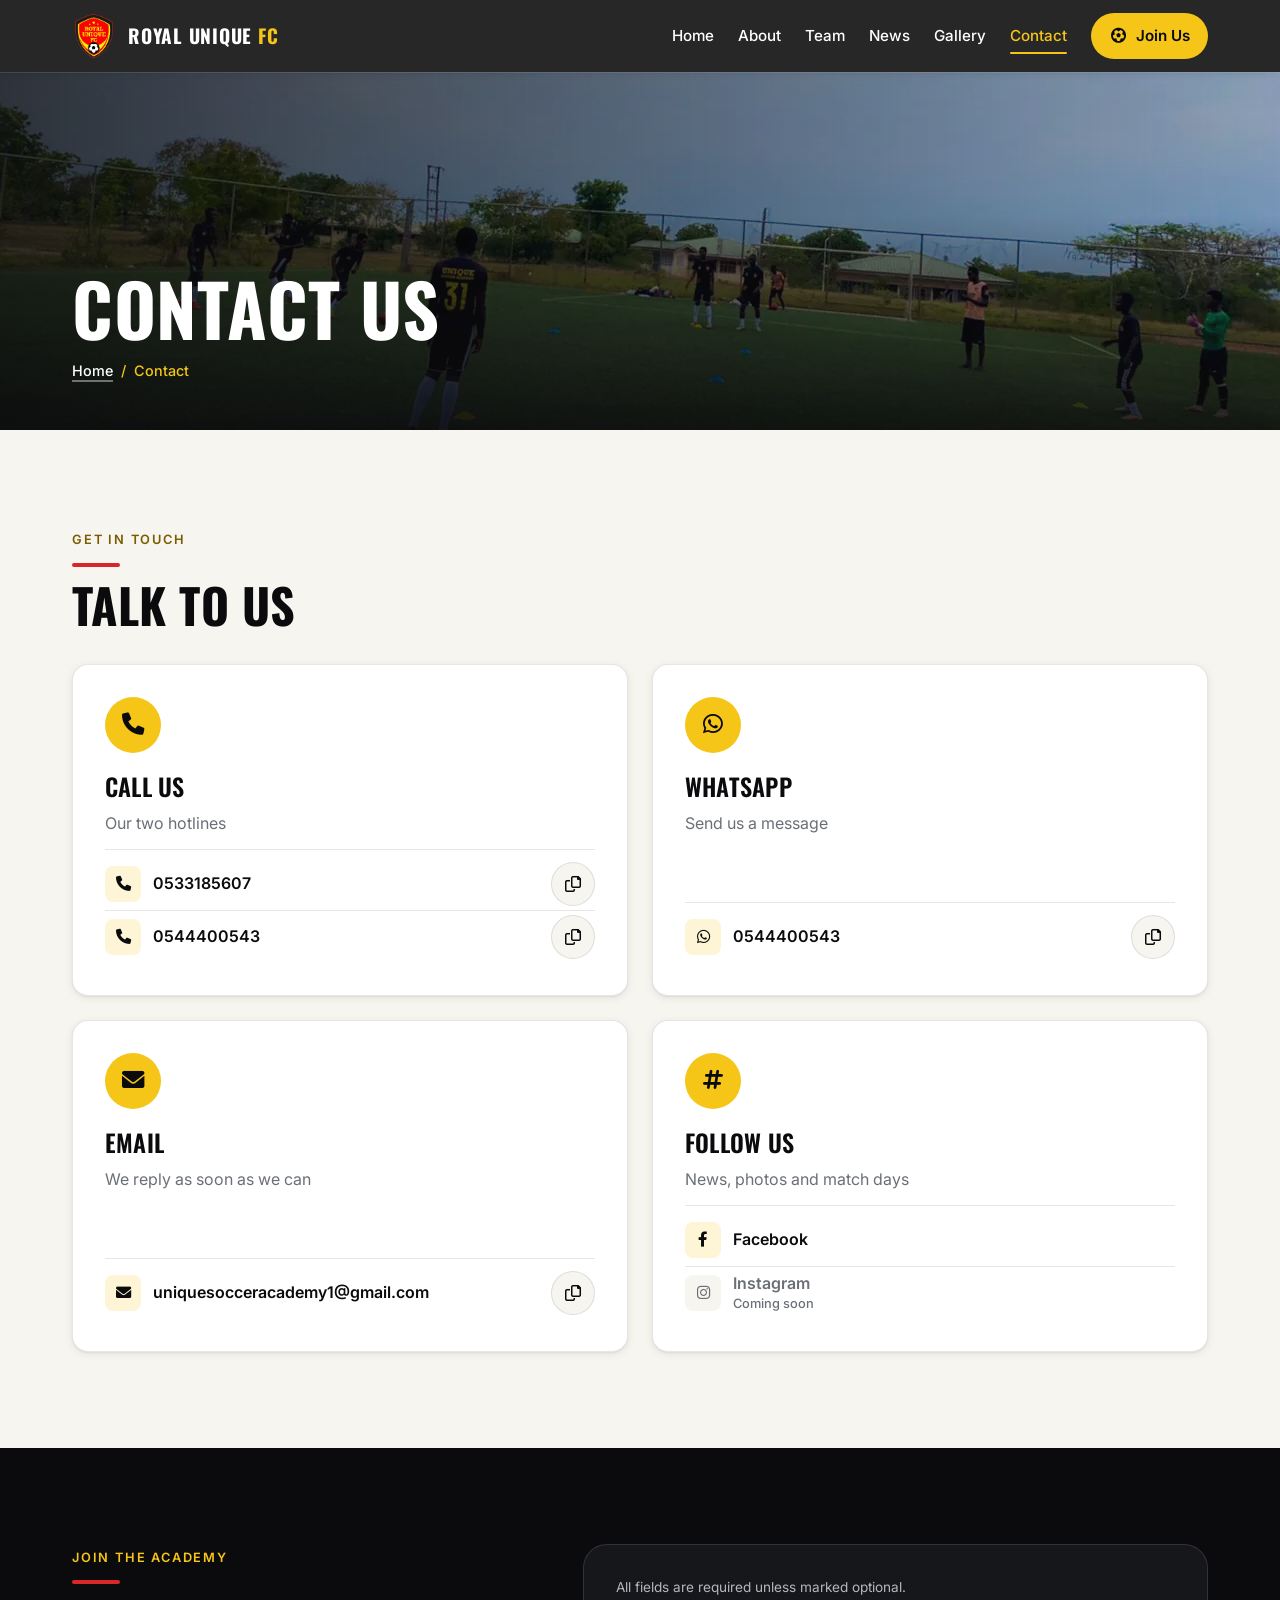
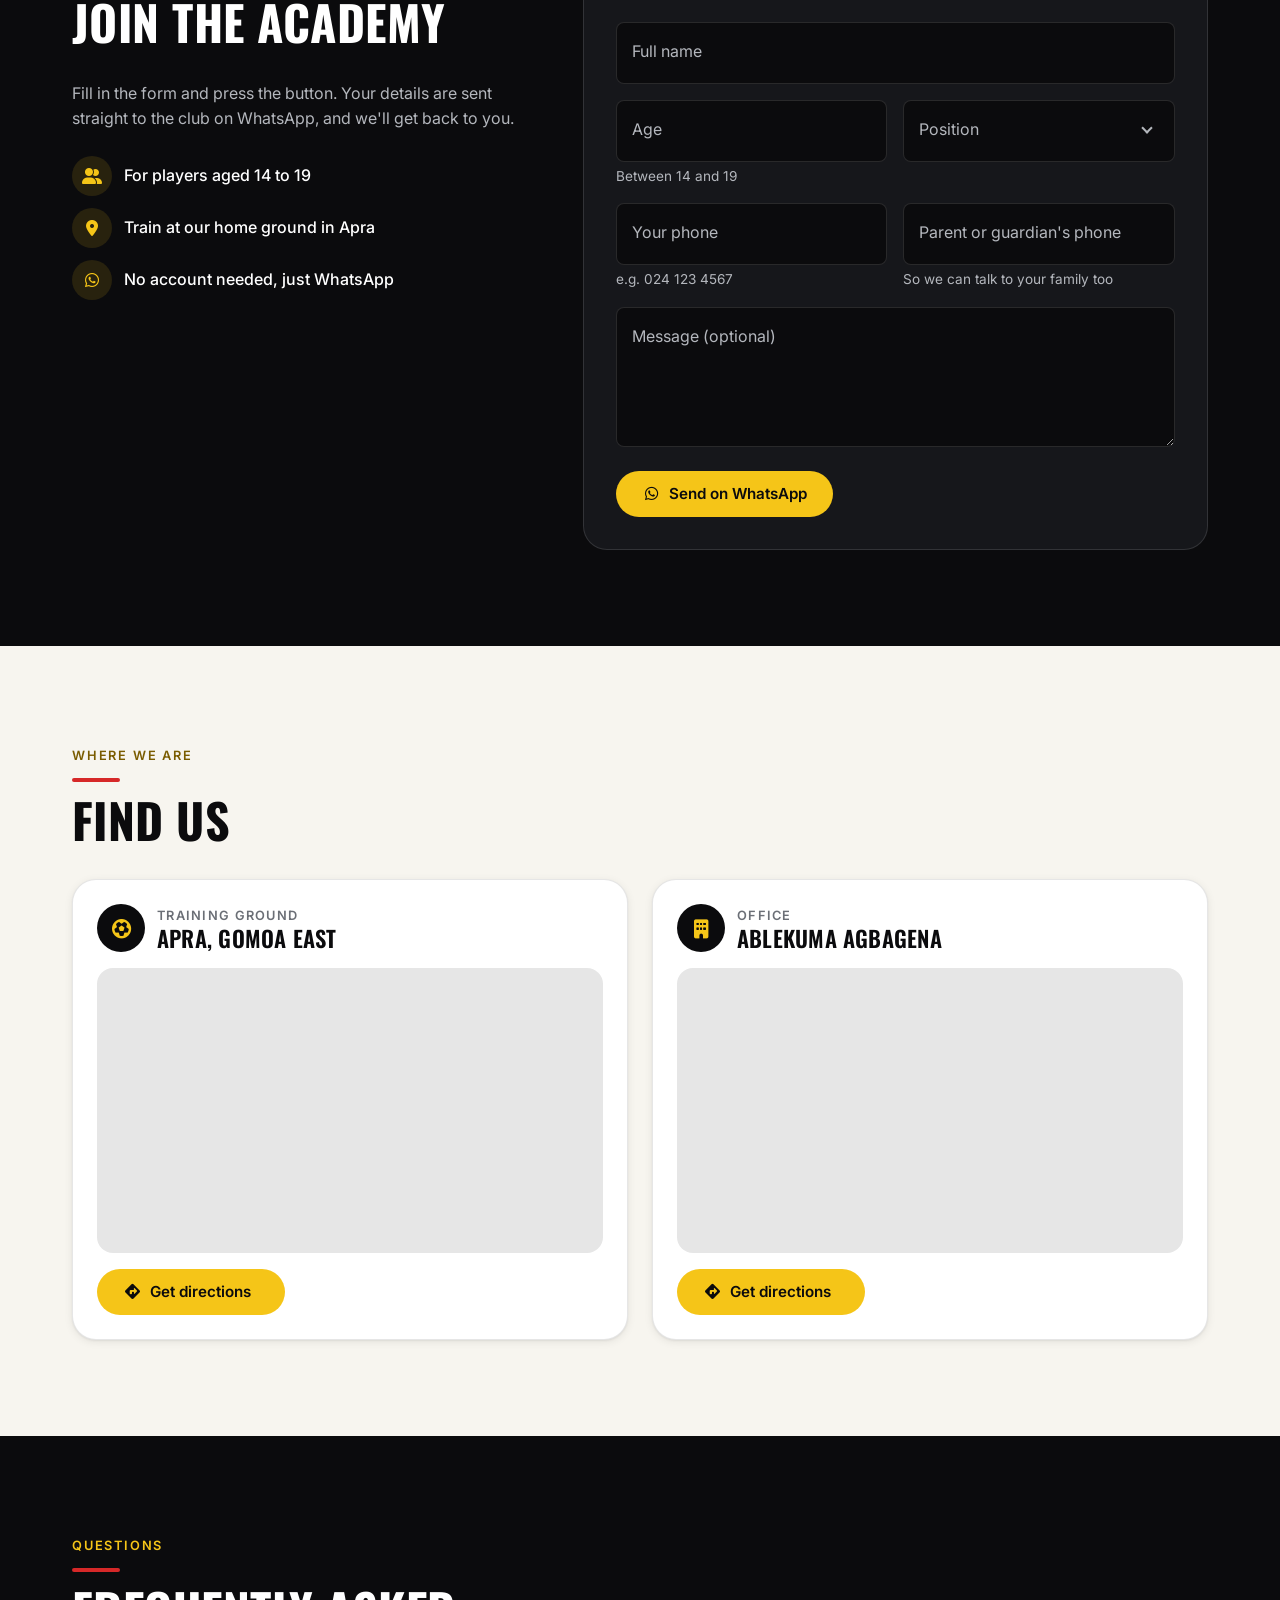
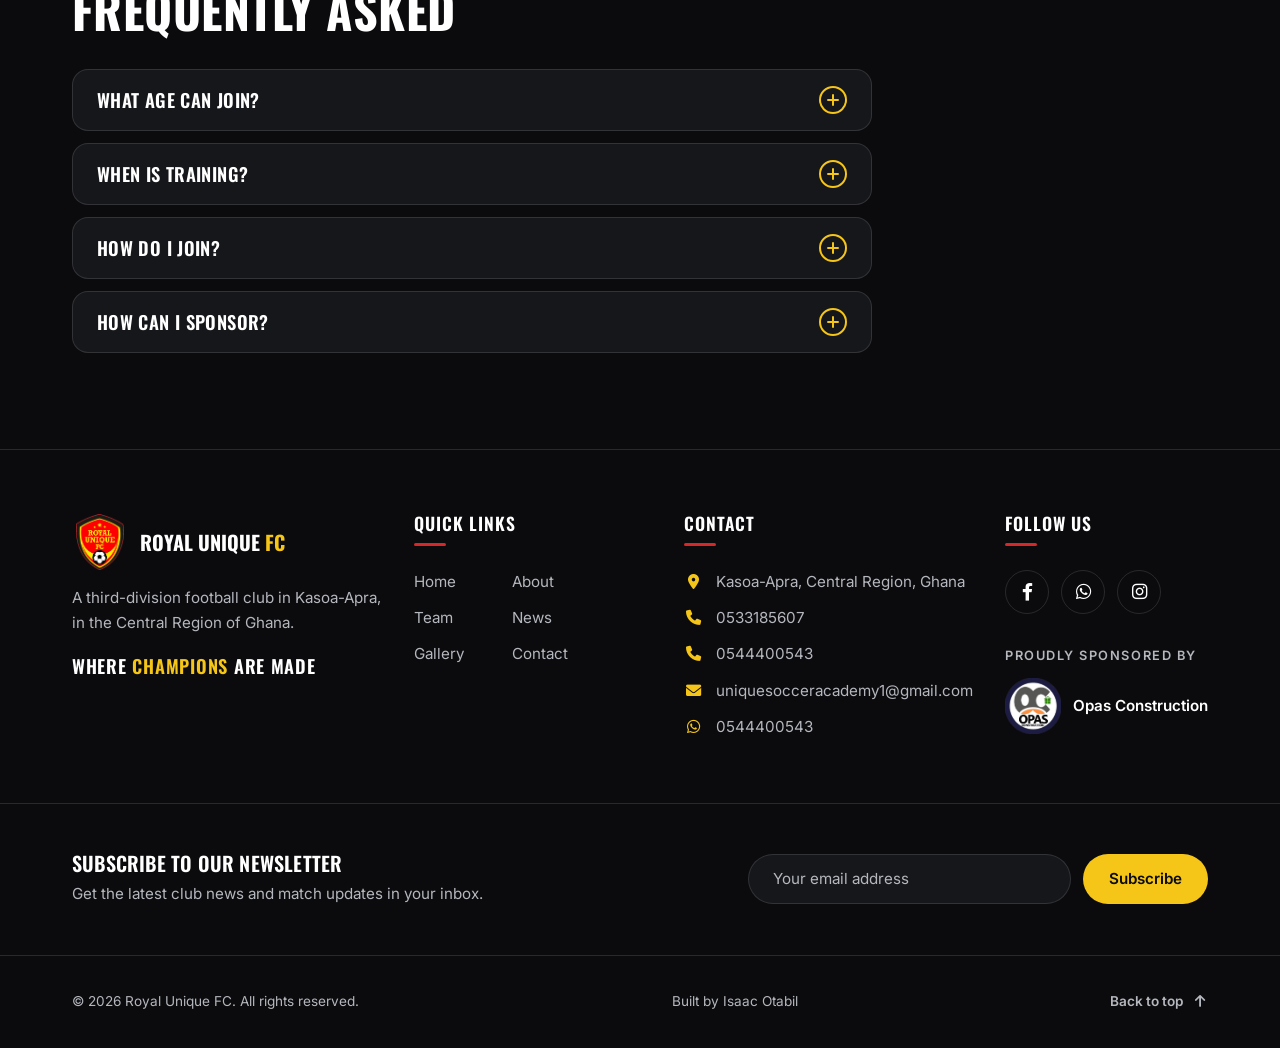
<file: contact.html>
<!DOCTYPE html>
<html lang="en">
<head>

    <meta charset="UTF-8">
    <meta name="viewport" content="width=device-width, initial-scale=1.0">
    <title>Contact Us | Royal Unique FC</title>
    <meta name="description" content="Contact Royal Unique FC by phone, WhatsApp, email or Facebook, apply to join the academy, and find our training ground in Apra, Gomoa East.">
    <meta name="theme-color" content="#0B0B0D">
    <link rel="canonical" href="https://isaaccodes01.github.io/unique-soccer-academy/contact.html">
    <link rel="manifest" href="site.webmanifest">

    <!-- Link previews on WhatsApp, Facebook (Open Graph) and X/Twitter.
         These need full addresses (https://...), not "assets/...". -->
    <meta property="og:type" content="website">
    <meta property="og:site_name" content="Royal Unique FC">
    <meta property="og:title" content="Contact Us | Royal Unique FC">
    <meta property="og:description" content="Contact Royal Unique FC by phone, WhatsApp, email or Facebook, apply to join the academy, and find our training ground in Apra, Gomoa East.">
    <meta property="og:url" content="https://isaaccodes01.github.io/unique-soccer-academy/contact.html">
    <meta property="og:image" content="https://isaaccodes01.github.io/unique-soccer-academy/assets/images/share-image.jpg">
    <meta property="og:image:width" content="1200">
    <meta property="og:image:height" content="630">
    <meta property="og:image:alt" content="The Royal Unique FC crest on the training pitch, with the motto Where Champions Are Made">
    <meta name="twitter:card" content="summary_large_image">
    <meta name="twitter:title" content="Contact Us | Royal Unique FC">
    <meta name="twitter:description" content="Contact Royal Unique FC by phone, WhatsApp, email or Facebook, apply to join the academy, and find our training ground in Apra, Gomoa East.">
    <meta name="twitter:image" content="https://isaaccodes01.github.io/unique-soccer-academy/assets/images/share-image.jpg">
    <link rel="preconnect" href="https://fonts.googleapis.com">
    <link rel="preconnect" href="https://fonts.gstatic.com" crossorigin>
    <!-- Fonts and icons load in the background so they don't hold up the
         first paint: media="print" means "not needed for the screen yet",
         and onload switches them on as soon as they arrive. The <noscript>
         copies are for visitors without JavaScript. -->
    <link href="https://fonts.googleapis.com/css2?family=Inter:wght@400;500;600&family=Oswald:wght@600;700&display=swap" rel="stylesheet" media="print" onload="this.media='all'">
    <noscript><link href="https://fonts.googleapis.com/css2?family=Inter:wght@400;500;600&family=Oswald:wght@600;700&display=swap" rel="stylesheet"></noscript>
    <link rel="stylesheet" href="css/style.css">
    <!-- Runs before the page is drawn: no "defer" on purpose (see the file) -->
    <script src="js/boot.js"></script>
    <link href="https://cdnjs.cloudflare.com/ajax/libs/font-awesome/6.0.0/css/all.min.css" rel="stylesheet" media="print" onload="this.media='all'">
    <noscript><link href="https://cdnjs.cloudflare.com/ajax/libs/font-awesome/6.0.0/css/all.min.css" rel="stylesheet"></noscript>
    <link rel="apple-touch-icon" sizes="180x180" href="assets/images/apple-touch-icon.png">
    <link rel="icon" type="image/png" sizes="32x32" href="assets/images/favicon-32x32.png">
    <link rel="icon" type="image/png" sizes="16x16" href="assets/images/favicon-16x16.png">
</head>
<body>
    <!--Start of Main Container-->
    <div class="maincontainer">

        <!-- Header + navigation: built by js/layout.js -->
        <div id="site-header"></div>

            <main>
                <!--Start of Page banner-->
                <section class="page-banner">
                    <picture><source srcset="assets/images/unique_2%20copy.webp" type="image/webp"><img class="page-banner__bg" src="assets/images/unique_2 copy.jpg" alt="" fetchpriority="high" width="1280" height="958" style="--banner-focus: 70%"></picture>
                    <div class="container">
                        <h1 class="page-banner__title">Contact Us</h1>
                        <nav aria-label="Breadcrumb">
                            <ol class="breadcrumb">
                                <li><a href="index.html">Home</a></li>
                                <li aria-current="page">Contact</li>
                            </ol>
                        </nav>
                    </div>
                </section>
                <!--End of Page banner-->

                <!--Start of Contact cards
                    Each copy button has data-copy="..." with the text to copy
                    (js/contact.js, section 1)-->
                <section class="section section--light" id="contact-cards">
                    <div class="container">
                        <p class="eyebrow">Get in touch</p>
                        <h2 class="section-title" data-reveal="up">Talk to us</h2>
                        <div class="contact-grid">
                            <article class="card card--feature contact-card" data-reveal="up" data-delay="0">
                                <span class="card__icon" aria-hidden="true"><i class="fa-solid fa-phone"></i></span>
                                <h3 class="contact-card__title">Call us</h3>
                                <p class="contact-card__text">Our two hotlines</p>
                                <ul class="contact-card__list">
                                    <li class="contact-row">
                                        <a href="tel:+233533185607"><span class="contact-row__icon" aria-hidden="true"><i class="fa-solid fa-phone"></i></span><span class="contact-row__text">0533185607</span></a>
                                        <button class="copy-btn" type="button" data-copy="0533185607" aria-label="Copy phone number 0533185607" title="Copy">
                                            <i class="fa-regular fa-copy" aria-hidden="true"></i>
                                        </button>
                                    </li>
                                    <li class="contact-row">
                                        <a href="tel:+233544400543"><span class="contact-row__icon" aria-hidden="true"><i class="fa-solid fa-phone"></i></span><span class="contact-row__text">0544400543</span></a>
                                        <button class="copy-btn" type="button" data-copy="0544400543" aria-label="Copy phone number 0544400543" title="Copy">
                                            <i class="fa-regular fa-copy" aria-hidden="true"></i>
                                        </button>
                                    </li>
                                </ul>
                            </article>
                            <article class="card card--feature contact-card" data-reveal="up" data-delay="100">
                                <span class="card__icon" aria-hidden="true"><i class="fab fa-whatsapp"></i></span>
                                <h3 class="contact-card__title">WhatsApp</h3>
                                <p class="contact-card__text">Send us a message</p>
                                <ul class="contact-card__list">
                                    <li class="contact-row">
                                        <a href="https://wa.me/233544400543" target="_blank" rel="noopener"><span class="contact-row__icon" aria-hidden="true"><i class="fab fa-whatsapp"></i></span><span class="contact-row__text">0544400543<span class="visually-hidden"> (opens WhatsApp in a new tab)</span></span></a>
                                        <button class="copy-btn" type="button" data-copy="0544400543" aria-label="Copy WhatsApp number 0544400543" title="Copy">
                                            <i class="fa-regular fa-copy" aria-hidden="true"></i>
                                        </button>
                                    </li>
                                </ul>
                            </article>
                            <article class="card card--feature contact-card" data-reveal="up" data-delay="200">
                                <span class="card__icon" aria-hidden="true"><i class="fa-solid fa-envelope"></i></span>
                                <h3 class="contact-card__title">Email</h3>
                                <p class="contact-card__text">We reply as soon as we can</p>
                                <ul class="contact-card__list">
                                    <li class="contact-row">
                                        <a href="mailto:uniquesocceracademy1@gmail.com"><span class="contact-row__icon" aria-hidden="true"><i class="fa-solid fa-envelope"></i></span><span class="contact-row__text">uniquesoccer<wbr>academy1@<wbr>gmail.com</span></a>
                                        <button class="copy-btn" type="button" data-copy="uniquesocceracademy1@gmail.com" aria-label="Copy email address" title="Copy">
                                            <i class="fa-regular fa-copy" aria-hidden="true"></i>
                                        </button>
                                    </li>
                                </ul>
                            </article>
                            <article class="card card--feature contact-card" data-reveal="up" data-delay="300">
                                <span class="card__icon" aria-hidden="true"><i class="fa-solid fa-hashtag"></i></span>
                                <h3 class="contact-card__title">Follow us</h3>
                                <p class="contact-card__text">News, photos and match days</p>
                                <ul class="contact-card__list">
                                    <li class="contact-row">
                                        <a href="https://facebook.com/profile.php?id=61565360907088" target="_blank" rel="noopener"><span class="contact-row__icon" aria-hidden="true"><i class="fab fa-facebook-f"></i></span><span class="contact-row__text">Facebook<span class="visually-hidden"> (opens in a new tab)</span></span></a>
                                    </li>
                                    <!-- TODO: add the club's real Instagram URL. Then turn this
                                         <span> into an <a> like the Facebook row above and
                                         remove the "Coming soon" note. -->
                                    <li class="contact-row">
                                        <span class="contact-row__soon"><span class="contact-row__icon" aria-hidden="true"><i class="fab fa-instagram"></i></span><span class="contact-row__text">Instagram <small class="contact-row__note">Coming soon</small></span></span>
                                    </li>
                                </ul>
                            </article>
                        </div>
                    </div>
                </section>
                <!--End of Contact cards-->

                <!--Start of Join form
                    "novalidate" turns off the browser's own error bubbles, so
                    js/contact.js can show its own messages under each field.
                    Each input has placeholder=" " (one space): the CSS uses
                    :placeholder-shown to know if the field is empty, which
                    decides where the floating label sits.-->
                <section class="section section--dark" id="join">
                    <div class="container join">
                        <div class="join__intro" data-reveal="left">
                            <p class="eyebrow">Join the academy</p>
                            <h2 class="section-title" data-reveal="up">Join the Academy</h2>
                            <p>Fill in the form and press the button. Your details are sent straight to the club on WhatsApp, and we'll get back to you.</p>
                            <ul class="join__points">
                                <li><i class="fa-solid fa-user-group" aria-hidden="true"></i> For players aged 14 to 19</li>
                                <li><i class="fa-solid fa-location-dot" aria-hidden="true"></i> Train at our home ground in Apra</li>
                                <li><i class="fab fa-whatsapp" aria-hidden="true"></i> No account needed, just WhatsApp</li>
                            </ul>
                        </div>

                        <form class="join-form" id="join-form" novalidate data-reveal="right">
                            <p class="join-form__note">All fields are required unless marked optional.</p>
                            <div class="join-form__grid">
                                <div class="field field--full">
                                    <input class="field__input" id="join-name" name="name" type="text" autocomplete="name" placeholder=" " required aria-describedby="join-name-error">
                                    <label class="field__label" for="join-name">Full name</label>
                                    <p class="field__error" id="join-name-error"></p>
                                </div>
                                <div class="field">
                                    <input class="field__input" id="join-age" name="age" type="number" inputmode="numeric" min="14" max="19" step="1" placeholder=" " required aria-describedby="join-age-hint join-age-error">
                                    <label class="field__label" for="join-age">Age</label>
                                    <p class="field__hint" id="join-age-hint">Between 14 and 19</p>
                                    <p class="field__error" id="join-age-error"></p>
                                </div>
                                <div class="field field--select">
                                    <!-- The empty first option makes the select "invalid" until
                                         a position is picked; the CSS floats the label on :valid -->
                                    <select class="field__input" id="join-position" name="position" required aria-describedby="join-position-error">
                                        <option value=""></option>
                                        <option>Goalkeeper</option>
                                        <option>Defender</option>
                                        <option>Midfielder</option>
                                        <option>Forward</option>
                                        <option>Not sure yet</option>
                                    </select>
                                    <label class="field__label" for="join-position">Position</label>
                                    <p class="field__error" id="join-position-error"></p>
                                </div>
                                <div class="field">
                                    <input class="field__input" id="join-phone" name="phone" type="tel" autocomplete="tel" placeholder=" " required aria-describedby="join-phone-hint join-phone-error">
                                    <label class="field__label" for="join-phone">Your phone</label>
                                    <p class="field__hint" id="join-phone-hint">e.g. 024 123 4567</p>
                                    <p class="field__error" id="join-phone-error"></p>
                                </div>
                                <div class="field">
                                    <input class="field__input" id="join-guardian" name="guardian" type="tel" placeholder=" " required aria-describedby="join-guardian-hint join-guardian-error">
                                    <label class="field__label" for="join-guardian">Parent or guardian's phone</label>
                                    <p class="field__hint" id="join-guardian-hint">So we can talk to your family too</p>
                                    <p class="field__error" id="join-guardian-error"></p>
                                </div>
                                <div class="field field--full">
                                    <textarea class="field__input field__input--area" id="join-message" name="message" rows="4" maxlength="500" placeholder=" "></textarea>
                                    <label class="field__label" for="join-message">Message (optional)</label>
                                </div>
                            </div>
                            <button class="btn btn--primary join-form__submit" type="submit">
                                <i class="fab fa-whatsapp" aria-hidden="true"></i> Send on WhatsApp
                            </button>
                            <!-- Screen readers announce whatever js/contact.js writes here -->
                            <p class="join-form__status" id="join-status" role="status"></p>
                        </form>
                    </div>
                </section>
                <!--End of Join form-->

                <!--Start of Find us-->
                <section class="section section--light" id="find-us">
                    <div class="container">
                        <p class="eyebrow">Where we are</p>
                        <h2 class="section-title" data-reveal="up">Find Us</h2>
                        <div class="grid grid--2">
                            <article class="map-card" data-reveal="up" data-delay="0">
                                <div class="map-card__head">
                                    <span class="map-card__icon" aria-hidden="true"><i class="fa-solid fa-futbol"></i></span>
                                    <div>
                                        <p class="map-card__label">Training ground</p>
                                        <h3 class="map-card__title">Apra, Gomoa East</h3>
                                    </div>
                                </div>
                                <div class="map-frame">
                                    <iframe title="Map of our training ground in Apra, Gomoa East" src="https://www.google.com/maps/embed?pb=!1m18!1m12!1m3!1d3066.2011673380894!2d-0.48659542641789927!3d5.557146133641078!2m3!1f0!2f0!3f0!3m2!1i1024!2i768!4f13.1!3m3!1m2!1s0xfdfb126fdf490c7%3A0xeea59798ef6a95d4!2sApra%20SDA%20Basic%20School%20(ASDA)!5e1!3m2!1sen!2sgh!4v1753319680401!5m2!1sen!2sgh" allowfullscreen="" loading="lazy" referrerpolicy="no-referrer-when-downgrade"></iframe>
                                </div>
                                <!-- Same place as the map above (its name is inside the embed link) -->
                                <a class="btn btn--primary map-card__btn" href="https://www.google.com/maps/dir/?api=1&amp;destination=Apra%20SDA%20Basic%20School%20(ASDA)" target="_blank" rel="noopener">
                                    <i class="fa-solid fa-diamond-turn-right" aria-hidden="true"></i> Get directions<span class="visually-hidden"> to the training ground (opens Google Maps in a new tab)</span>
                                </a>
                            </article>
                            <article class="map-card" data-reveal="up" data-delay="120">
                                <div class="map-card__head">
                                    <span class="map-card__icon" aria-hidden="true"><i class="fa-solid fa-building"></i></span>
                                    <div>
                                        <p class="map-card__label">Office</p>
                                        <h3 class="map-card__title">Ablekuma Agbagena</h3>
                                    </div>
                                </div>
                                <div class="map-frame">
                                    <iframe title="Map of our office at Ablekuma Agbagena" src="https://www.google.com/maps/embed?pb=!1m17!1m12!1m3!1d3065.8041356412978!2d-0.311291!3d5.632884!2m3!1f0!2f0!3f0!3m2!1i1024!2i768!4f13.1!3m2!1m1!2zNcKwMzcnNTguNCJOIDDCsDE4JzQwLjciVw!5e1!3m2!1sen!2sgh!4v1753413268603!5m2!1sen!2sgh" allowfullscreen="" loading="lazy" referrerpolicy="no-referrer-when-downgrade"></iframe>
                                </div>
                                <!-- 5°37'58.4"N 0°18'40.7"W, the pin in the map above, as decimals -->
                                <a class="btn btn--primary map-card__btn" href="https://www.google.com/maps/dir/?api=1&amp;destination=5.632889,-0.311306" target="_blank" rel="noopener">
                                    <i class="fa-solid fa-diamond-turn-right" aria-hidden="true"></i> Get directions<span class="visually-hidden"> to the office (opens Google Maps in a new tab)</span>
                                </a>
                            </article>
                        </div>
                    </div>
                </section>
                <!--End of Find us-->

                <!--Start of FAQ
                    Without JavaScript every answer is simply shown. js/contact.js
                    adds .is-enhanced, which folds them away behind the buttons.-->
                <section class="section section--dark" id="faq">
                    <div class="container faq-wrap">
                        <p class="eyebrow">Questions</p>
                        <h2 class="section-title" data-reveal="up">Frequently Asked</h2>
                        <div class="faq">
                            <div class="faq__item" data-reveal="up" data-delay="0">
                                <h3 class="faq__heading">
                                    <button class="faq__btn" type="button" aria-expanded="true" aria-controls="faq-age" id="faq-age-btn">
                                        What age can join?
                                        <span class="faq__icon" aria-hidden="true"></span>
                                    </button>
                                </h3>
                                <div class="faq__panel" id="faq-age" role="region" aria-labelledby="faq-age-btn">
                                    <div class="faq__inner">
                                        <p>Players between <strong>14 and 19 years old</strong> can join the academy.</p>
                                    </div>
                                </div>
                            </div>
                            <div class="faq__item" data-reveal="up" data-delay="80">
                                <h3 class="faq__heading">
                                    <button class="faq__btn" type="button" aria-expanded="true" aria-controls="faq-training" id="faq-training-btn">
                                        When is training?
                                        <span class="faq__icon" aria-hidden="true"></span>
                                    </button>
                                </h3>
                                <div class="faq__panel" id="faq-training" role="region" aria-labelledby="faq-training-btn">
                                    <div class="faq__inner">
                                        <p>We train at our home ground in Apra:</p>
                                        <ul>
                                            <li><strong>Monday:</strong> personal training, 7am &ndash; 9am</li>
                                            <li><strong>Tuesday to Friday:</strong> team training, 5:30am &ndash; 7:30am</li>
                                            <li><strong>Sunday:</strong> church service, 9am &ndash; 12pm</li>
                                        </ul>
                                        <p><a href="about.html#schedule">See the full schedule</a></p>
                                    </div>
                                </div>
                            </div>
                            <div class="faq__item" data-reveal="up" data-delay="160">
                                <h3 class="faq__heading">
                                    <button class="faq__btn" type="button" aria-expanded="true" aria-controls="faq-join" id="faq-join-btn">
                                        How do I join?
                                        <span class="faq__icon" aria-hidden="true"></span>
                                    </button>
                                </h3>
                                <div class="faq__panel" id="faq-join" role="region" aria-labelledby="faq-join-btn">
                                    <div class="faq__inner">
                                        <p>Fill in the <a href="#join">join form</a> above. It sends your details to the club on WhatsApp. You can also call us on <a href="tel:+233533185607">0533185607</a> or <a href="tel:+233544400543">0544400543</a>.</p>
                                    </div>
                                </div>
                            </div>
                            <div class="faq__item" data-reveal="up" data-delay="240">
                                <h3 class="faq__heading">
                                    <button class="faq__btn" type="button" aria-expanded="true" aria-controls="faq-sponsor" id="faq-sponsor-btn">
                                        How can I sponsor?
                                        <span class="faq__icon" aria-hidden="true"></span>
                                    </button>
                                </h3>
                                <div class="faq__panel" id="faq-sponsor" role="region" aria-labelledby="faq-sponsor-btn">
                                    <div class="faq__inner">
                                        <p>We warmly welcome individuals, businesses and organisations who want to support young football talent. Sponsorship helps us provide better training resources, facilities and opportunities for our players.</p>
                                        <p>To talk about sponsoring, email <a href="mailto:uniquesocceracademy1@gmail.com">uniquesocceracademy1@<wbr>gmail.com</a> or message us on <a href="https://wa.me/233544400543?text=Hello%20Royal%20Unique%20FC!%20I%20would%20like%20to%20become%20a%20sponsor%20of%20the%20academy.%20Please%20tell%20me%20more%20about%20how%20I%20can%20support%20you." target="_blank" rel="noopener">WhatsApp<span class="visually-hidden"> (opens in a new tab)</span></a>.</p>
                                    </div>
                                </div>
                            </div>
                        </div>
                    </div>
                </section>
                <!--End of FAQ-->
            </main>

        <!-- Footer: built by js/layout.js -->
        <div id="site-footer"></div>

    </div>
    <!--End of Main Container-->

    <!-- Small "Copied!" message (js/contact.js). role="status" makes screen
         readers read it out whenever its text changes. -->
    <div class="toast" id="toast" role="status"></div>

    <script src="js/layout.js" defer></script>
    <script src="js/main.js" defer></script>
    <script src="js/contact.js" defer></script>
</body>
</html>
</file>
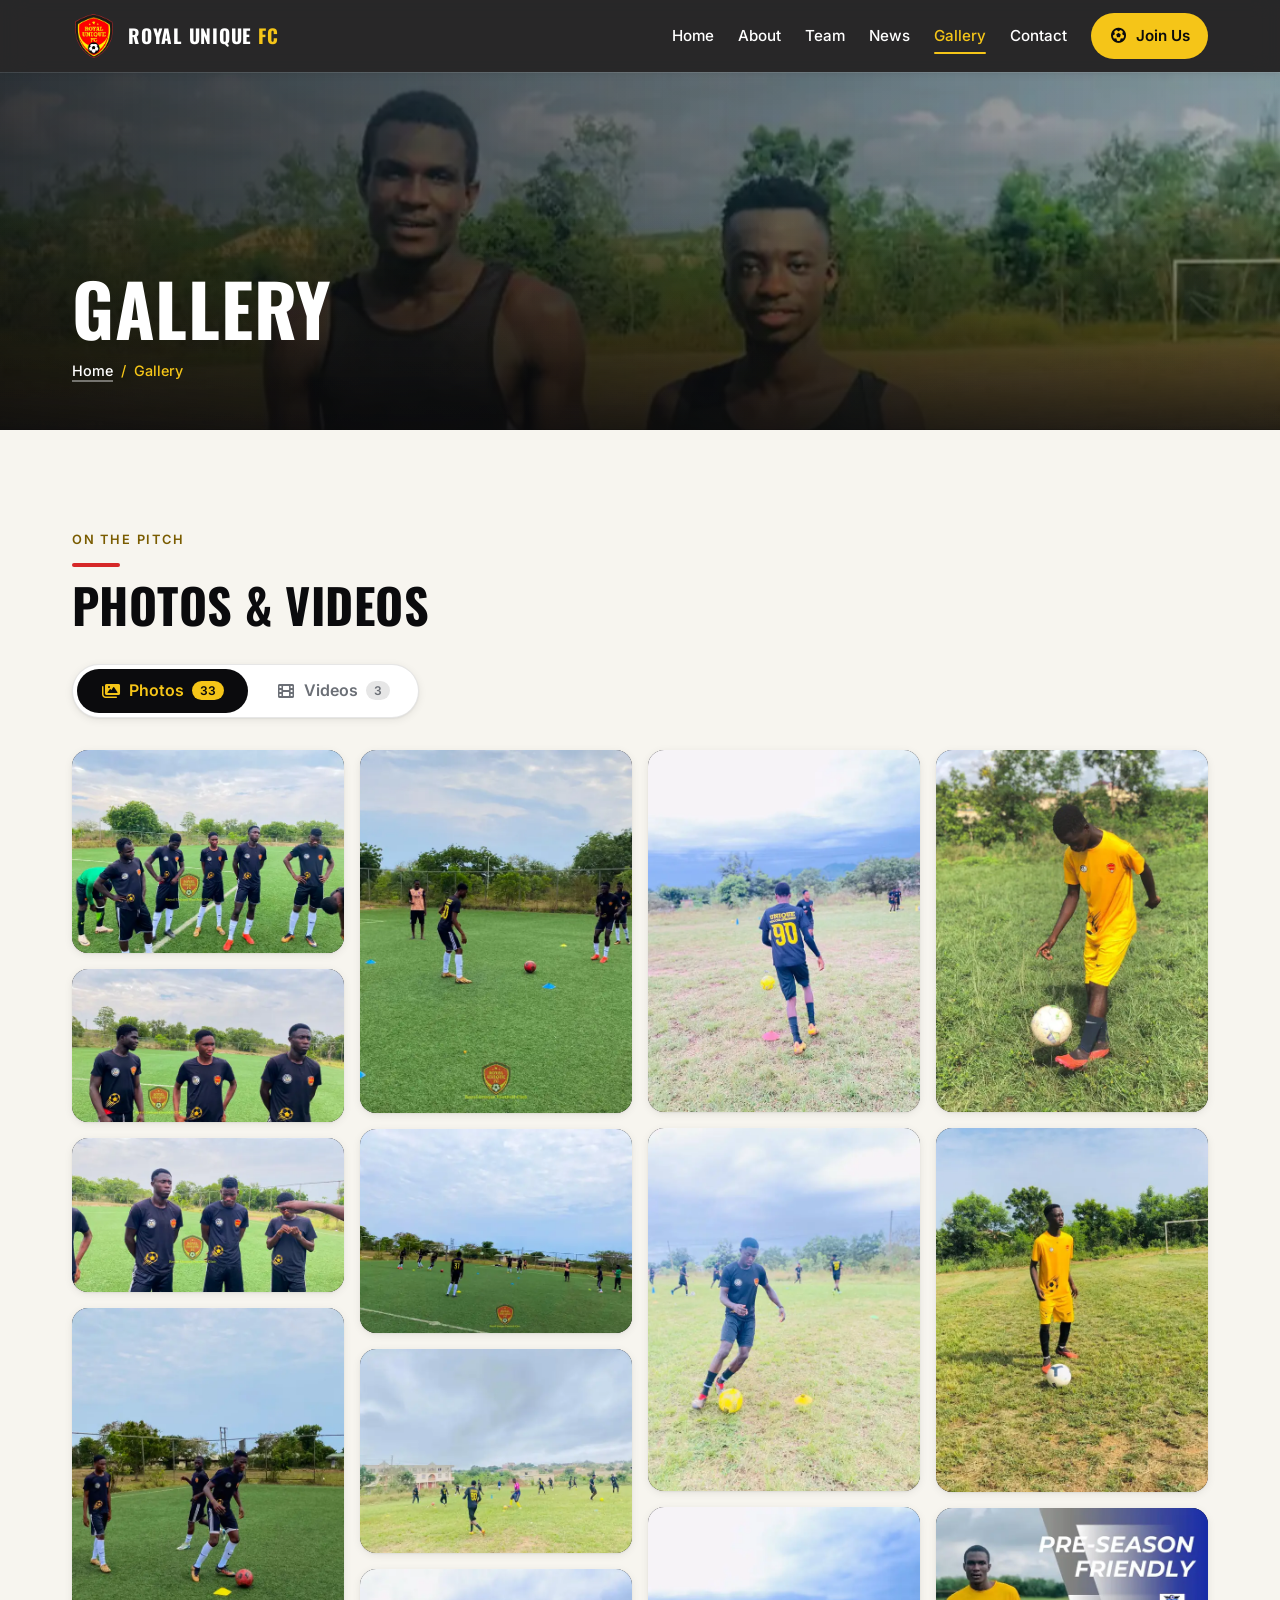
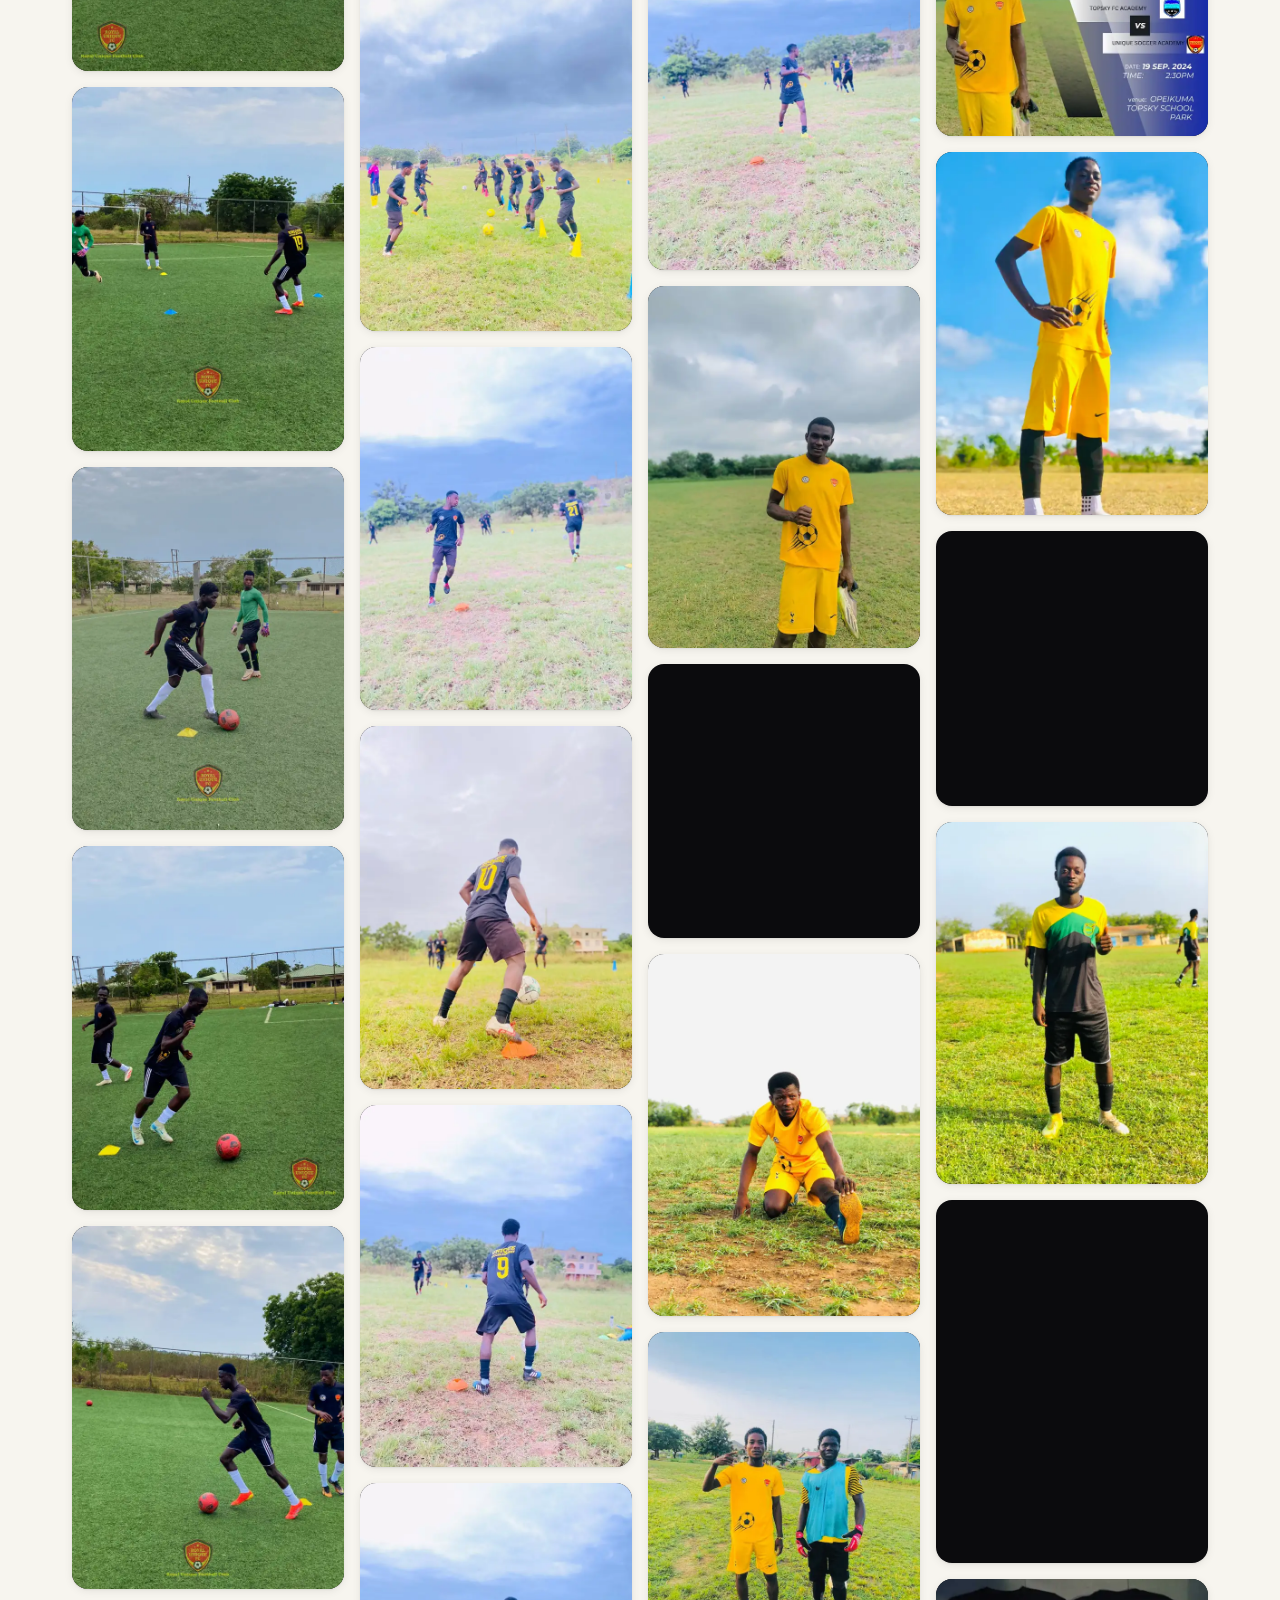
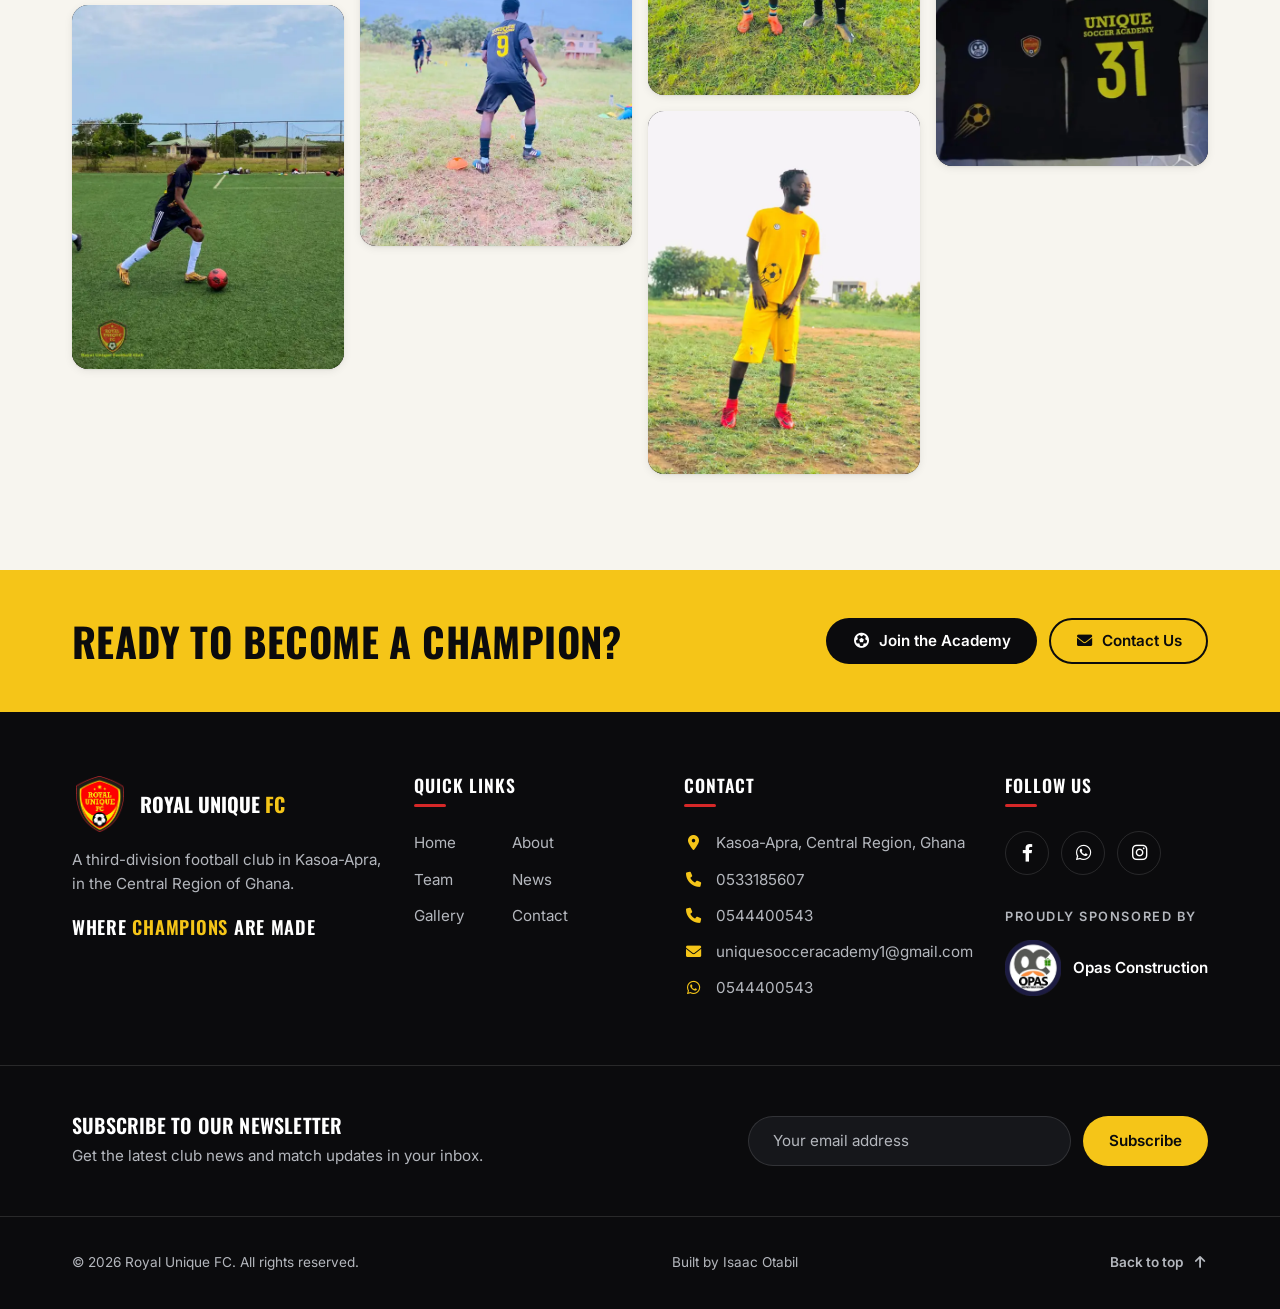
<file: gallery.html>
<!DOCTYPE html>
<html lang="en">
<head>

    <meta charset="UTF-8">
    <meta name="viewport" content="width=device-width, initial-scale=1.0">
    <title>Gallery | Royal Unique FC</title>
    <meta name="description" content="Photos and videos from Royal Unique FC, a football club in Kasoa-Apra, Ghana.">
    <meta name="theme-color" content="#0B0B0D">
    <link rel="canonical" href="https://isaaccodes01.github.io/unique-soccer-academy/gallery.html">
    <link rel="manifest" href="site.webmanifest">

    <!-- Link previews on WhatsApp, Facebook (Open Graph) and X/Twitter.
         These need full addresses (https://...), not "assets/...". -->
    <meta property="og:type" content="website">
    <meta property="og:site_name" content="Royal Unique FC">
    <meta property="og:title" content="Gallery | Royal Unique FC">
    <meta property="og:description" content="Photos and videos from Royal Unique FC, a football club in Kasoa-Apra, Ghana.">
    <meta property="og:url" content="https://isaaccodes01.github.io/unique-soccer-academy/gallery.html">
    <meta property="og:image" content="https://isaaccodes01.github.io/unique-soccer-academy/assets/images/share-image.jpg">
    <meta property="og:image:width" content="1200">
    <meta property="og:image:height" content="630">
    <meta property="og:image:alt" content="The Royal Unique FC crest on the training pitch, with the motto Where Champions Are Made">
    <meta name="twitter:card" content="summary_large_image">
    <meta name="twitter:title" content="Gallery | Royal Unique FC">
    <meta name="twitter:description" content="Photos and videos from Royal Unique FC, a football club in Kasoa-Apra, Ghana.">
    <meta name="twitter:image" content="https://isaaccodes01.github.io/unique-soccer-academy/assets/images/share-image.jpg">
    <link rel="preconnect" href="https://fonts.googleapis.com">
    <link rel="preconnect" href="https://fonts.gstatic.com" crossorigin>
    <!-- Fonts and icons load in the background so they don't hold up the
         first paint: media="print" means "not needed for the screen yet",
         and onload switches them on as soon as they arrive. The <noscript>
         copies are for visitors without JavaScript. -->
    <link href="https://fonts.googleapis.com/css2?family=Inter:wght@400;500;600&family=Oswald:wght@600;700&display=swap" rel="stylesheet" media="print" onload="this.media='all'">
    <noscript><link href="https://fonts.googleapis.com/css2?family=Inter:wght@400;500;600&family=Oswald:wght@600;700&display=swap" rel="stylesheet"></noscript>
    <link rel="stylesheet" href="css/style.css">
    <!-- Runs before the page is drawn: no "defer" on purpose (see the file) -->
    <script src="js/boot.js"></script>
    <link href="https://cdnjs.cloudflare.com/ajax/libs/font-awesome/6.0.0/css/all.min.css" rel="stylesheet" media="print" onload="this.media='all'">
    <noscript><link href="https://cdnjs.cloudflare.com/ajax/libs/font-awesome/6.0.0/css/all.min.css" rel="stylesheet"></noscript>
    <link rel="apple-touch-icon" sizes="180x180" href="assets/images/apple-touch-icon.png">
    <link rel="icon" type="image/png" sizes="32x32" href="assets/images/favicon-32x32.png">
    <link rel="icon" type="image/png" sizes="16x16" href="assets/images/favicon-16x16.png">

</head>
<body>

    <!--Start of Main Container-->
    <div class="maincontainer">

        <!-- Header + navigation: built by js/layout.js -->
        <div id="site-header"></div>

            <main>
                <!--Start of Page banner-->
                <section class="page-banner">
                    <picture><source srcset="assets/images/Unique_13.webp" type="image/webp"><img class="page-banner__bg" src="assets/images/Unique_13.jpg" alt="" fetchpriority="high" width="1125" height="1138" style="--banner-focus: 35%"></picture>
                    <div class="container">
                        <h1 class="page-banner__title">Gallery</h1>
                        <nav aria-label="Breadcrumb">
                            <ol class="breadcrumb">
                                <li><a href="index.html">Home</a></li>
                                <li aria-current="page">Gallery</li>
                            </ol>
                        </nav>
                    </div>
                </section>
                <!--End of Page banner-->

                <!--Start of Gallery (the photos and videos are built by
                    js/gallery.js from the lists in js/data.js)-->
                <section class="section section--light gallery">
                    <div class="container">
                        <p class="eyebrow">On the pitch</p>
                        <h2 class="section-title" data-reveal="up">Photos &amp; Videos</h2>

                        <!-- Tabs: the arrow keys move between them (js/gallery.js) -->
                        <div class="tabs" role="tablist" aria-label="Gallery">
                            <button class="tabs__tab" type="button" role="tab" id="tab-photos" aria-controls="photos" aria-selected="true">
                                <i class="fa-solid fa-images" aria-hidden="true"></i> Photos
                                <span class="tabs__count" data-count-for="photos"></span>
                            </button>
                            <button class="tabs__tab" type="button" role="tab" id="tab-videos" aria-controls="videos" aria-selected="false" tabindex="-1">
                                <i class="fa-solid fa-film" aria-hidden="true"></i> Videos
                                <span class="tabs__count" data-count-for="videos"></span>
                            </button>
                        </div>

                        <div class="tabs__panel" role="tabpanel" id="photos" aria-labelledby="tab-photos" tabindex="0">
                            <ul class="masonry" id="photo-grid"></ul>
                        </div>

                        <div class="tabs__panel" role="tabpanel" id="videos" aria-labelledby="tab-videos" tabindex="0" hidden>
                            <ul class="video-grid" id="video-grid"></ul>
                        </div>

                        <noscript>
                            <p class="gallery__noscript">Please turn on JavaScript to see our photos and videos.</p>
                        </noscript>
                    </div>
                </section>
                <!--End of Gallery-->
            </main>

        <!-- Footer: built by js/layout.js -->
        <div id="site-footer"></div>

    </div>
    <!--End of Main Container-->

    <!--Start of Lightbox. A <dialog> opened with showModal() sits on top
        of everything, makes the rest of the page unclickable and closes
        with Escape, all built into the browser.-->
    <dialog class="lightbox" id="lightbox" aria-label="Photo viewer">
        <button class="dialog-close" type="button" autofocus>
            <i class="fa-solid fa-xmark" aria-hidden="true"></i>
            <span class="visually-hidden">Close photo viewer</span>
        </button>
        <button class="lightbox__arrow lightbox__arrow--prev" type="button">
            <i class="fa-solid fa-chevron-left" aria-hidden="true"></i>
            <span class="visually-hidden">Previous photo</span>
        </button>
        <figure class="lightbox__figure">
            <img class="lightbox__img" alt="">
            <figcaption class="lightbox__caption" aria-live="polite">
                <span class="lightbox__counter"></span>
                <span class="badge lightbox__category"></span>
                <span class="lightbox__text"></span>
            </figcaption>
        </figure>
        <button class="lightbox__arrow lightbox__arrow--next" type="button">
            <i class="fa-solid fa-chevron-right" aria-hidden="true"></i>
            <span class="visually-hidden">Next photo</span>
        </button>
    </dialog>
    <!--End of Lightbox-->

    <!--Start of Video modal-->
    <dialog class="video-modal" id="video-modal" aria-labelledby="video-modal-title">
        <div class="video-modal__head">
            <h2 class="video-modal__title" id="video-modal-title"></h2>
            <button class="dialog-close" type="button" autofocus>
                <i class="fa-solid fa-xmark" aria-hidden="true"></i>
                <span class="visually-hidden">Close video</span>
            </button>
        </div>
        <video class="video-modal__player" controls playsinline preload="none"></video>
    </dialog>
    <!--End of Video modal-->

    <script src="js/data.js" defer></script>
    <script src="js/layout.js" defer></script>
    <script src="js/main.js" defer></script>
    <script src="js/gallery.js" defer></script>
</body>
</html>
</file>
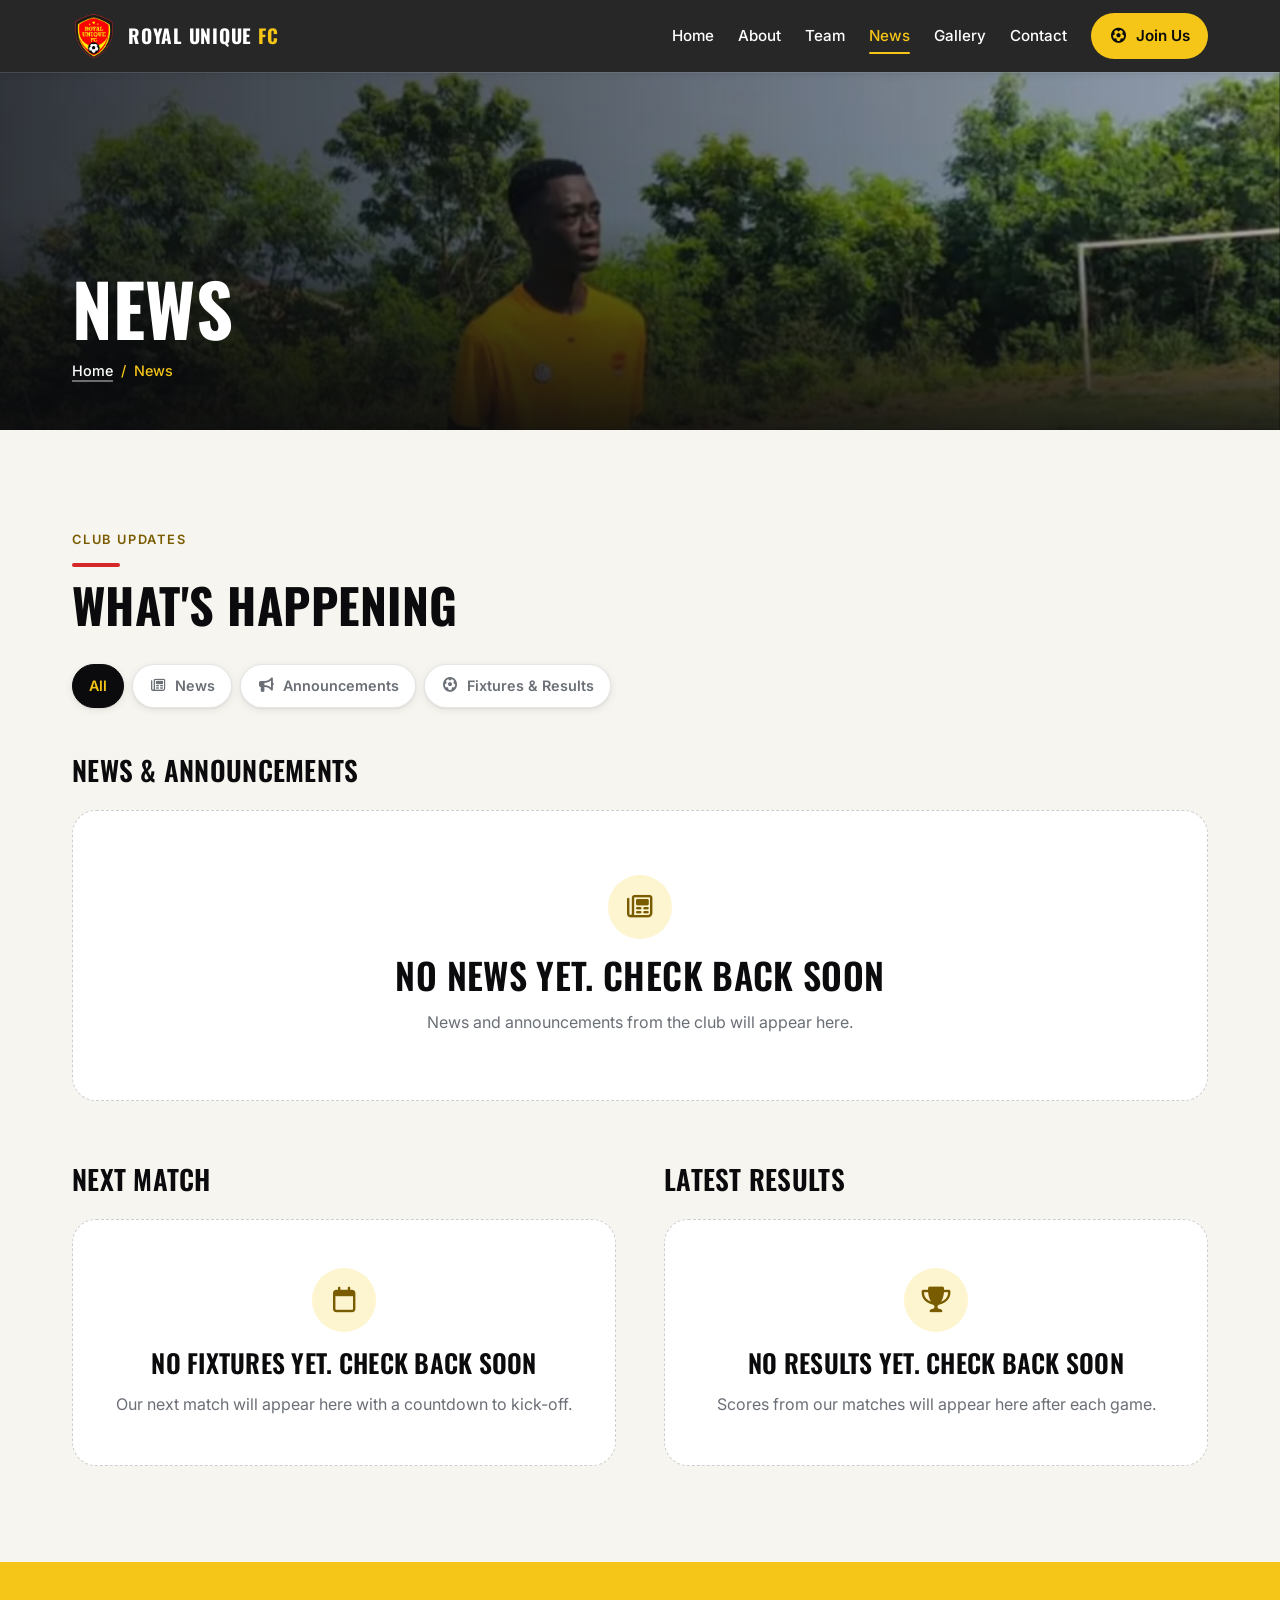
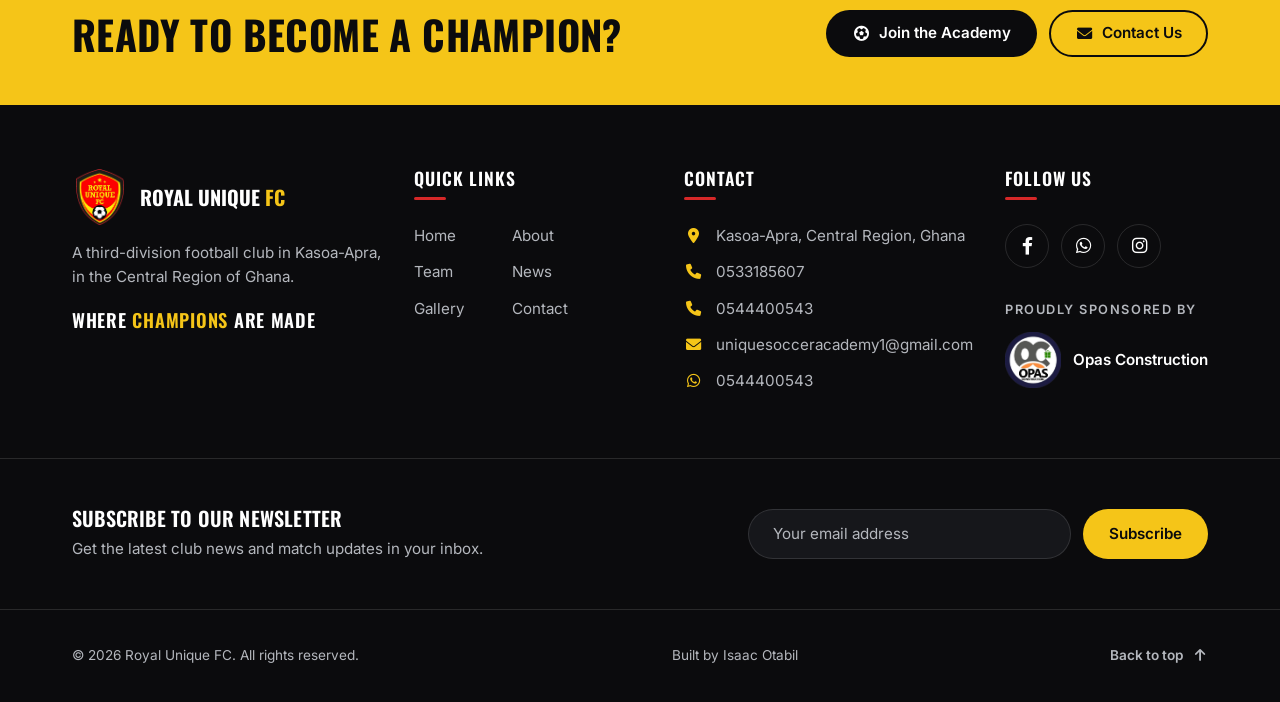
<file: news.html>
<!DOCTYPE html>
<html lang="en">
<head>

    <meta charset="UTF-8">
    <meta name="viewport" content="width=device-width, initial-scale=1.0">
    <title>News | Royal Unique FC</title>
    <meta name="description" content="News, announcements, fixtures and results from Royal Unique FC, a football club in Kasoa-Apra, Ghana.">
    <meta name="theme-color" content="#0B0B0D">
    <link rel="canonical" href="https://isaaccodes01.github.io/unique-soccer-academy/news.html">
    <link rel="manifest" href="site.webmanifest">

    <!-- Link previews on WhatsApp, Facebook (Open Graph) and X/Twitter.
         These need full addresses (https://...), not "assets/...". -->
    <meta property="og:type" content="website">
    <meta property="og:site_name" content="Royal Unique FC">
    <meta property="og:title" content="News | Royal Unique FC">
    <meta property="og:description" content="News, announcements, fixtures and results from Royal Unique FC, a football club in Kasoa-Apra, Ghana.">
    <meta property="og:url" content="https://isaaccodes01.github.io/unique-soccer-academy/news.html">
    <meta property="og:image" content="https://isaaccodes01.github.io/unique-soccer-academy/assets/images/share-image.jpg">
    <meta property="og:image:width" content="1200">
    <meta property="og:image:height" content="630">
    <meta property="og:image:alt" content="The Royal Unique FC crest on the training pitch, with the motto Where Champions Are Made">
    <meta name="twitter:card" content="summary_large_image">
    <meta name="twitter:title" content="News | Royal Unique FC">
    <meta name="twitter:description" content="News, announcements, fixtures and results from Royal Unique FC, a football club in Kasoa-Apra, Ghana.">
    <meta name="twitter:image" content="https://isaaccodes01.github.io/unique-soccer-academy/assets/images/share-image.jpg">
    <link rel="preconnect" href="https://fonts.googleapis.com">
    <link rel="preconnect" href="https://fonts.gstatic.com" crossorigin>
    <!-- Fonts and icons load in the background so they don't hold up the
         first paint: media="print" means "not needed for the screen yet",
         and onload switches them on as soon as they arrive. The <noscript>
         copies are for visitors without JavaScript. -->
    <link href="https://fonts.googleapis.com/css2?family=Inter:wght@400;500;600&family=Oswald:wght@600;700&display=swap" rel="stylesheet" media="print" onload="this.media='all'">
    <noscript><link href="https://fonts.googleapis.com/css2?family=Inter:wght@400;500;600&family=Oswald:wght@600;700&display=swap" rel="stylesheet"></noscript>
    <link rel="stylesheet" href="css/style.css">
    <!-- Runs before the page is drawn: no "defer" on purpose (see the file) -->
    <script src="js/boot.js"></script>
    <link href="https://cdnjs.cloudflare.com/ajax/libs/font-awesome/6.0.0/css/all.min.css" rel="stylesheet" media="print" onload="this.media='all'">
    <noscript><link href="https://cdnjs.cloudflare.com/ajax/libs/font-awesome/6.0.0/css/all.min.css" rel="stylesheet"></noscript>
    <link rel="apple-touch-icon" sizes="180x180" href="assets/images/apple-touch-icon.png">
    <link rel="icon" type="image/png" sizes="32x32" href="assets/images/favicon-32x32.png">
    <link rel="icon" type="image/png" sizes="16x16" href="assets/images/favicon-16x16.png">

</head>
<body>

    <!--Start of Main Container-->
    <div class="maincontainer">

        <!-- Header + navigation: built by js/layout.js -->
        <div id="site-header"></div>

            <main>
                <!--Start of Page banner-->
                <section class="page-banner">
                    <picture><source srcset="assets/images/Unique_7.webp" type="image/webp"><img class="page-banner__bg" src="assets/images/Unique_7.jpg" alt="" fetchpriority="high" width="958" height="1280" style="--banner-focus: 20%"></picture>
                    <div class="container">
                        <h1 class="page-banner__title">News</h1>
                        <nav aria-label="Breadcrumb">
                            <ol class="breadcrumb">
                                <li><a href="index.html">Home</a></li>
                                <li aria-current="page">News</li>
                            </ol>
                        </nav>
                    </div>
                </section>
                <!--End of Page banner-->

                <!--Start of Ticker. Stays hidden until js/news.js has headlines
                    to put in it, and always with reduced motion.-->
                <div class="ticker" id="ticker" hidden>
                    <span class="ticker__label"><i class="fa-solid fa-bell" aria-hidden="true"></i> Latest</span>
                    <!-- aria-hidden: the same headlines are in the cards below,
                         so screen readers don't need to hear them twice -->
                    <div class="ticker__window" aria-hidden="true">
                        <div class="ticker__track"></div>
                    </div>
                    <button class="ticker__toggle" type="button">
                        <i class="fa-solid fa-pause" aria-hidden="true"></i>
                        <span class="visually-hidden">Pause headlines</span>
                    </button>
                </div>
                <!--End of Ticker-->

                <!--Start of News, fixtures and results (filled in by js/news.js
                    from the lists in js/data.js)-->
                <section class="section section--light news-page">
                    <div class="container">
                        <p class="eyebrow">Club updates</p>
                        <h2 class="section-title" data-reveal="up">What's happening</h2>

                        <!-- Filter chips: toggle buttons, aria-pressed says which one is on -->
                        <div class="chips" role="group" aria-label="Show">
                            <button class="chip" type="button" data-filter="all" aria-pressed="true">
                                All <span class="chip__count" data-count-for="all"></span>
                            </button>
                            <button class="chip" type="button" data-filter="news" aria-pressed="false">
                                <i class="fa-regular fa-newspaper" aria-hidden="true"></i> News
                                <span class="chip__count" data-count-for="news"></span>
                            </button>
                            <button class="chip" type="button" data-filter="announcements" aria-pressed="false">
                                <i class="fa-solid fa-bullhorn" aria-hidden="true"></i> Announcements
                                <span class="chip__count" data-count-for="announcements"></span>
                            </button>
                            <button class="chip" type="button" data-filter="fixtures" aria-pressed="false">
                                <i class="fa-solid fa-futbol" aria-hidden="true"></i> Fixtures &amp; Results
                                <span class="chip__count" data-count-for="fixtures"></span>
                            </button>
                        </div>
                        <!-- Read out by screen readers after each filter click -->
                        <p class="visually-hidden" id="filter-status" aria-live="polite"></p>

                        <!--Start of News & announcements-->
                        <div class="news-block" id="news-block">
                            <h3 class="news-page__heading">News &amp; Announcements</h3>
                            <div class="news-list" id="news-list">
                                <div class="news-empty">
                                    <span class="news-empty__icon" aria-hidden="true"><i class="fa-regular fa-newspaper"></i></span>
                                    <h4 class="news-empty__title">No news yet. Check back soon</h4>
                                    <p>Follow us on Facebook for the latest club updates.</p>
                                </div>
                            </div>
                        </div>
                        <!--End of News & announcements-->

                        <!--Start of Fixtures & results-->
                        <div class="matches" id="matches-block">
                            <div class="matches__col" data-reveal="up" data-delay="0">
                                <h3 class="news-page__heading">Next Match</h3>
                                <div id="next-match"></div>
                                <div id="more-fixtures"></div>
                            </div>
                            <div class="matches__col" data-reveal="up" data-delay="120">
                                <h3 class="news-page__heading">Latest Results</h3>
                                <div id="results"></div>
                            </div>
                        </div>
                        <!--End of Fixtures & results-->

                        <noscript>
                            <p class="gallery__noscript">Please turn on JavaScript to see our news, fixtures and results.</p>
                        </noscript>
                    </div>
                </section>
                <!--End of News, fixtures and results-->
            </main>

        <!-- Footer: built by js/layout.js -->
        <div id="site-footer"></div>

    </div>
    <!--End of Main Container-->

    <script src="js/data.js" defer></script>
    <script src="js/layout.js" defer></script>
    <script src="js/main.js" defer></script>
    <script src="js/news.js" defer></script>
</body>
</html>
</file>
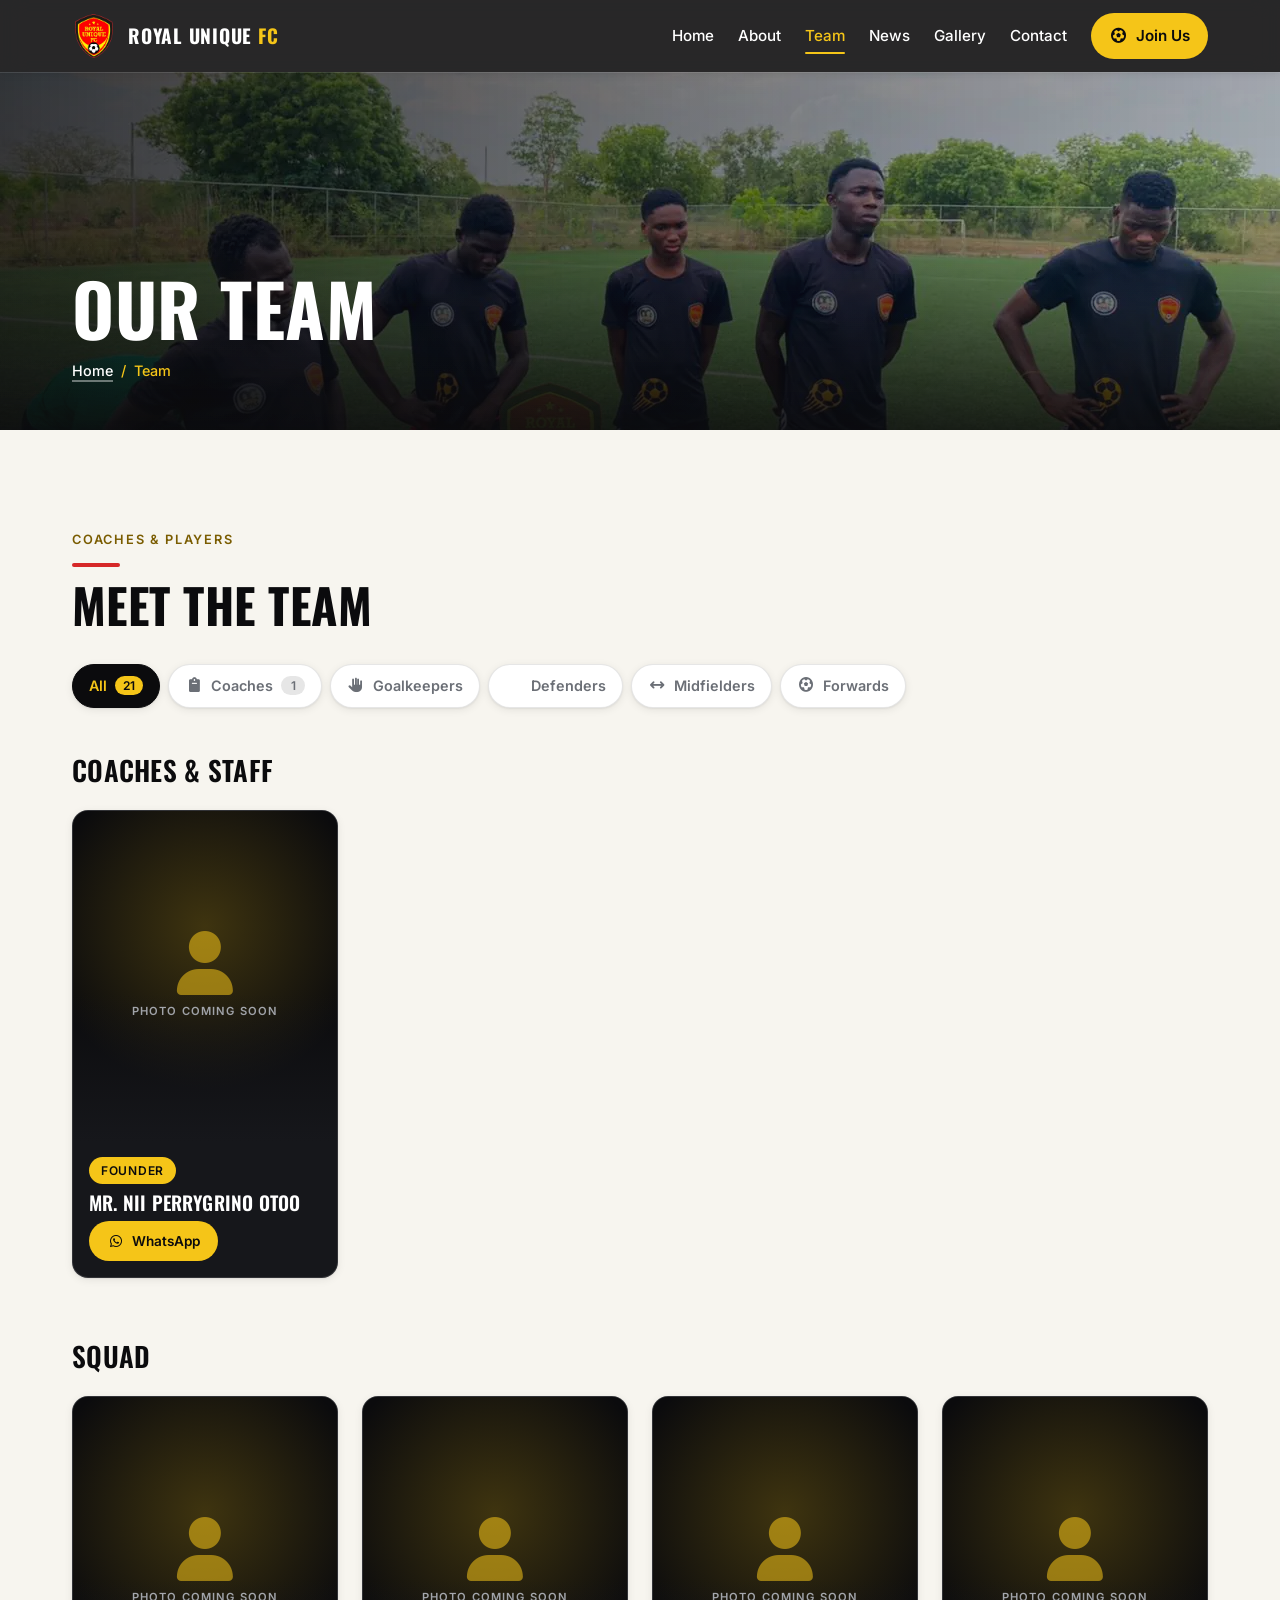
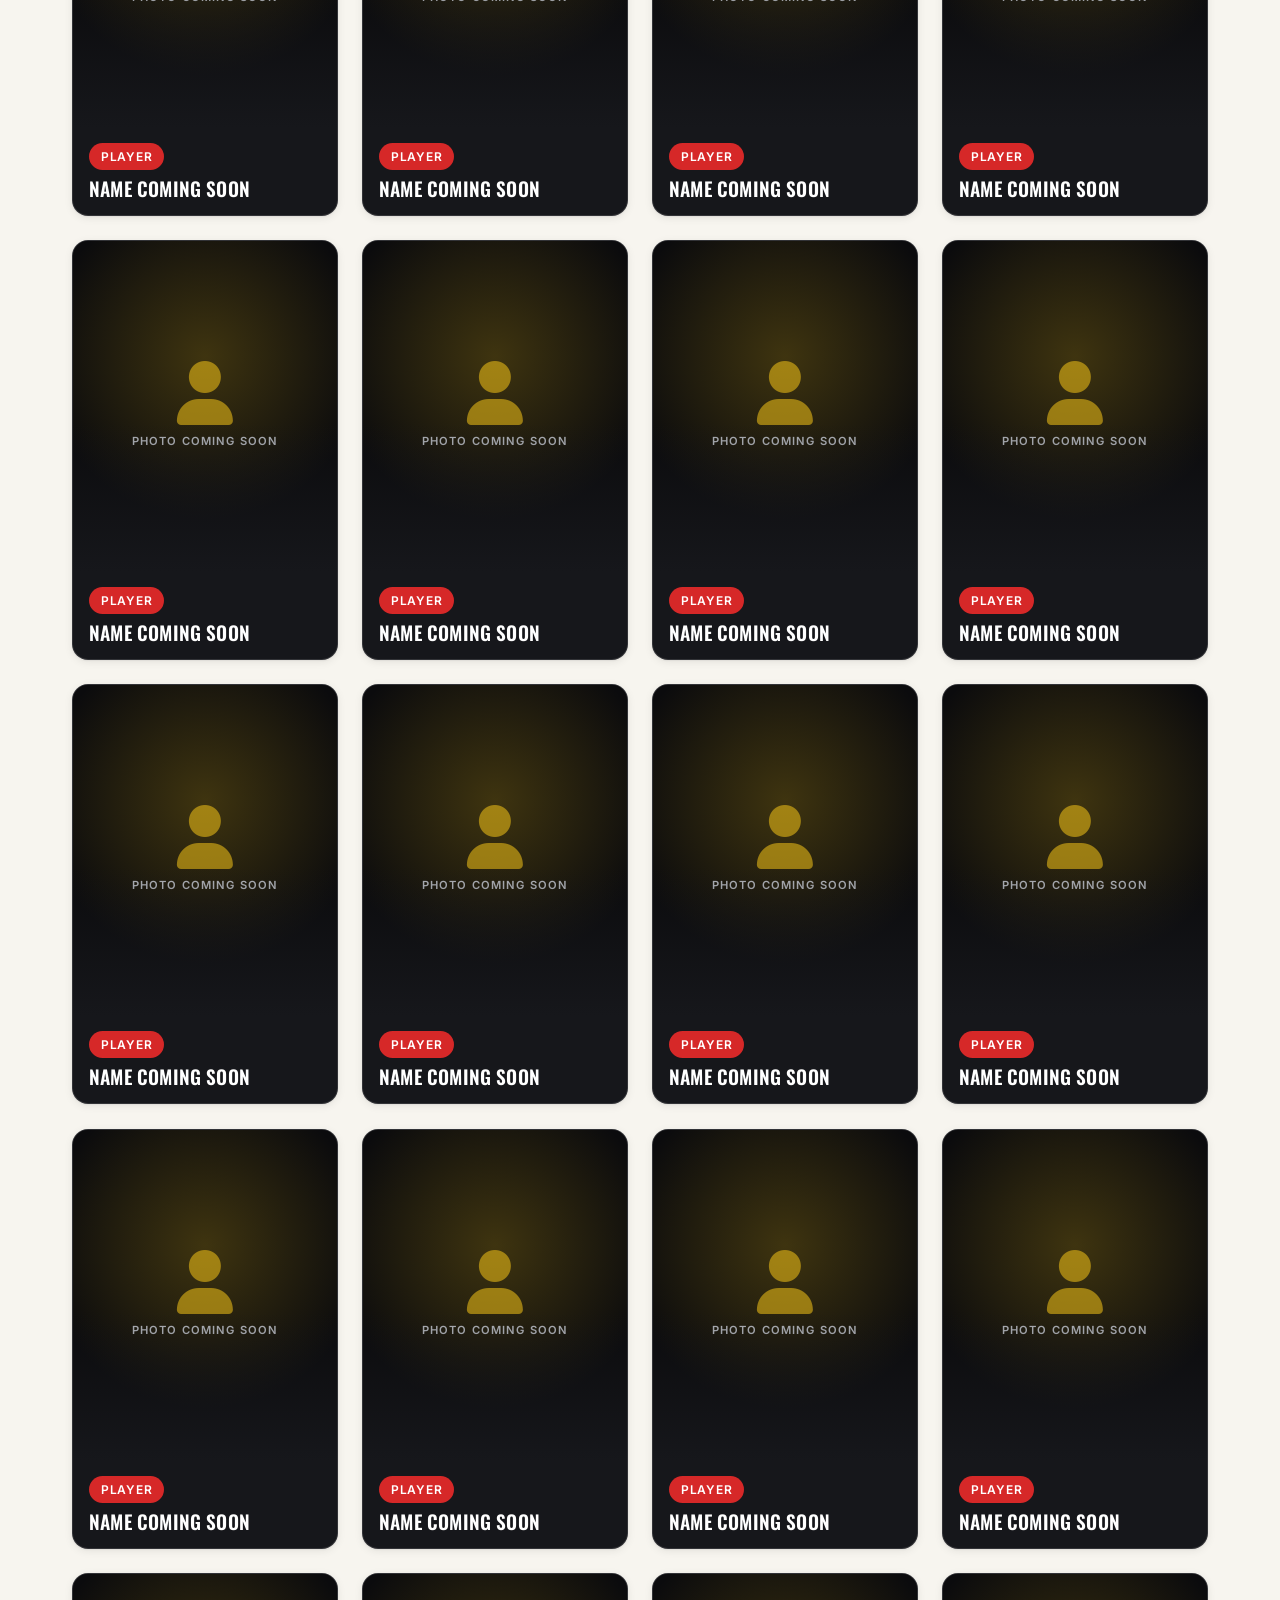
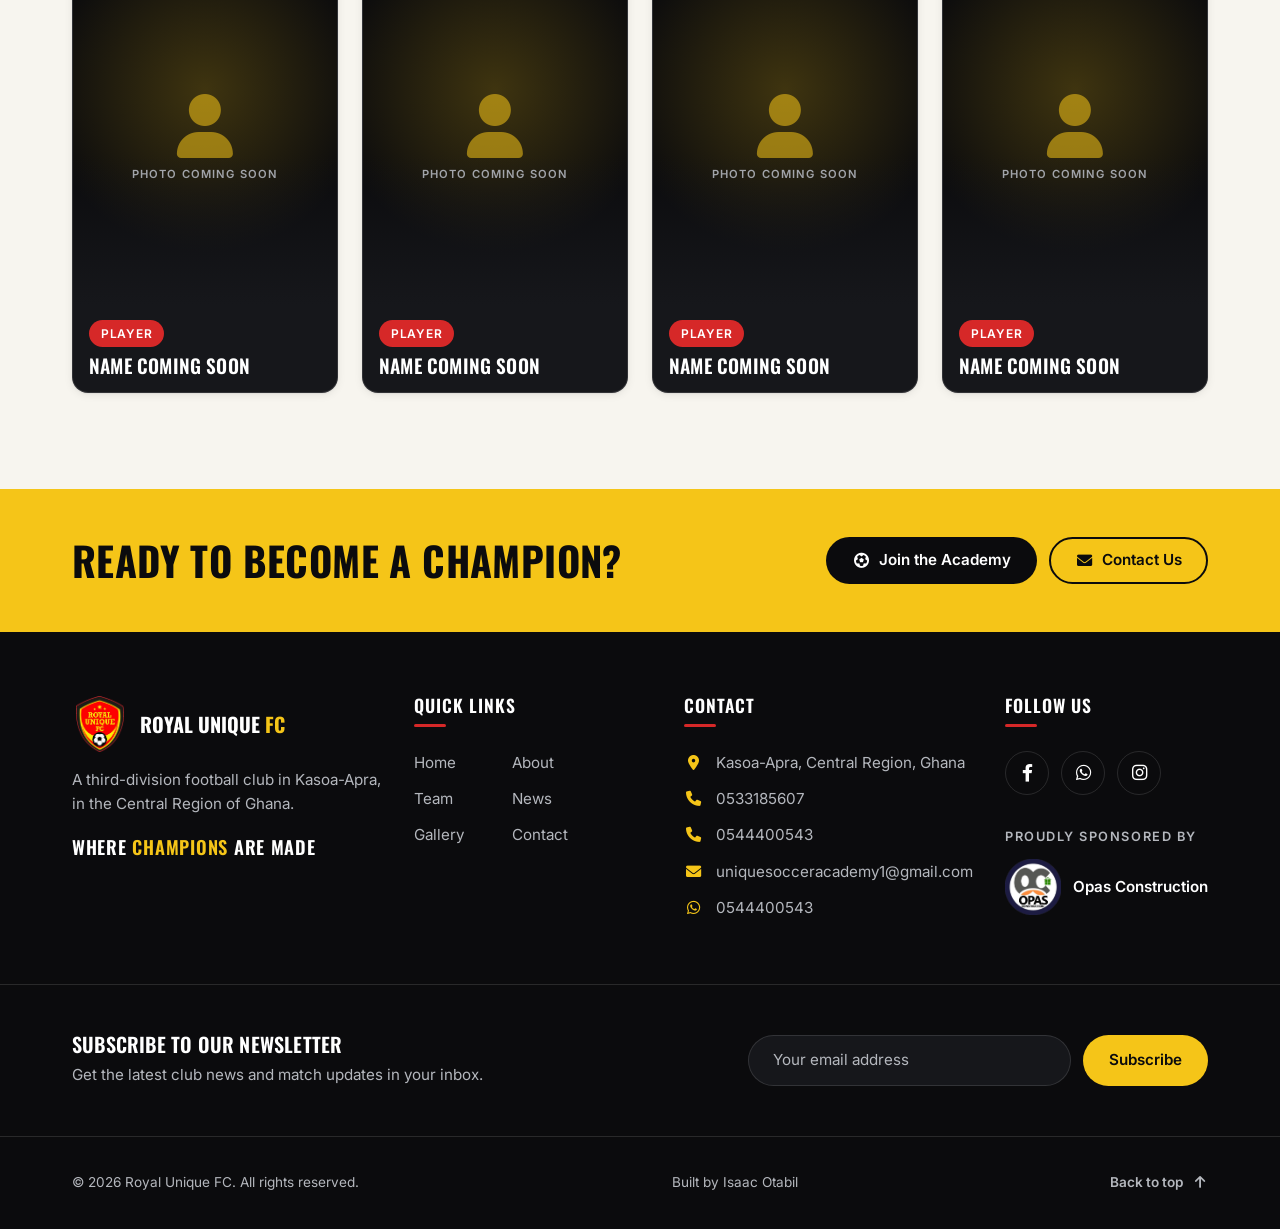
<file: team.html>
<!DOCTYPE html>
<html lang="en">
<head>

    <meta charset="UTF-8">
    <meta name="viewport" content="width=device-width, initial-scale=1.0">
    <title>Team | Royal Unique FC</title>
    <meta name="description" content="Meet the coaches and players of Royal Unique FC, a football club in Kasoa-Apra, Ghana.">
    <meta name="theme-color" content="#0B0B0D">
    <link rel="canonical" href="https://isaaccodes01.github.io/unique-soccer-academy/team.html">
    <link rel="manifest" href="site.webmanifest">

    <!-- Link previews on WhatsApp, Facebook (Open Graph) and X/Twitter.
         These need full addresses (https://...), not "assets/...". -->
    <meta property="og:type" content="website">
    <meta property="og:site_name" content="Royal Unique FC">
    <meta property="og:title" content="Team | Royal Unique FC">
    <meta property="og:description" content="Meet the coaches and players of Royal Unique FC, a football club in Kasoa-Apra, Ghana.">
    <meta property="og:url" content="https://isaaccodes01.github.io/unique-soccer-academy/team.html">
    <meta property="og:image" content="https://isaaccodes01.github.io/unique-soccer-academy/assets/images/share-image.jpg">
    <meta property="og:image:width" content="1200">
    <meta property="og:image:height" content="630">
    <meta property="og:image:alt" content="The Royal Unique FC crest on the training pitch, with the motto Where Champions Are Made">
    <meta name="twitter:card" content="summary_large_image">
    <meta name="twitter:title" content="Team | Royal Unique FC">
    <meta name="twitter:description" content="Meet the coaches and players of Royal Unique FC, a football club in Kasoa-Apra, Ghana.">
    <meta name="twitter:image" content="https://isaaccodes01.github.io/unique-soccer-academy/assets/images/share-image.jpg">
    <link rel="preconnect" href="https://fonts.googleapis.com">
    <link rel="preconnect" href="https://fonts.gstatic.com" crossorigin>
    <!-- Fonts and icons load in the background so they don't hold up the
         first paint: media="print" means "not needed for the screen yet",
         and onload switches them on as soon as they arrive. The <noscript>
         copies are for visitors without JavaScript. -->
    <link href="https://fonts.googleapis.com/css2?family=Inter:wght@400;500;600&family=Oswald:wght@600;700&display=swap" rel="stylesheet" media="print" onload="this.media='all'">
    <noscript><link href="https://fonts.googleapis.com/css2?family=Inter:wght@400;500;600&family=Oswald:wght@600;700&display=swap" rel="stylesheet"></noscript>
    <link rel="stylesheet" href="css/style.css">
    <!-- Runs before the page is drawn: no "defer" on purpose (see the file) -->
    <script src="js/boot.js"></script>
    <link href="https://cdnjs.cloudflare.com/ajax/libs/font-awesome/6.0.0/css/all.min.css" rel="stylesheet" media="print" onload="this.media='all'">
    <noscript><link href="https://cdnjs.cloudflare.com/ajax/libs/font-awesome/6.0.0/css/all.min.css" rel="stylesheet"></noscript>
    <link rel="apple-touch-icon" sizes="180x180" href="assets/images/apple-touch-icon.png">
    <link rel="icon" type="image/png" sizes="32x32" href="assets/images/favicon-32x32.png">
    <link rel="icon" type="image/png" sizes="16x16" href="assets/images/favicon-16x16.png">
</head>
<body>
    <!--Start of Main Container-->
    <div class="maincontainer">

        <!-- Header + navigation: built by js/layout.js -->
        <div id="site-header"></div>

            <main>
                <!--Start of Page banner-->
                <section class="page-banner">
                    <picture><source srcset="assets/images/team_2.webp" type="image/webp"><img class="page-banner__bg" src="assets/images/team_2.jpg" alt="" fetchpriority="high" width="1280" height="958" style="--banner-focus: 45%"></picture>
                    <div class="container">
                        <h1 class="page-banner__title">Our Team</h1>
                        <nav aria-label="Breadcrumb">
                            <ol class="breadcrumb">
                                <li><a href="index.html">Home</a></li>
                                <li aria-current="page">Team</li>
                            </ol>
                        </nav>
                    </div>
                </section>
                <!--End of Page banner-->

                <!--Start of Coaches and players (filled in by js/team.js
                    from STAFF and PLAYERS in js/data.js)-->
                <section class="section section--light team-page">
                    <div class="container">
                        <p class="eyebrow">Coaches &amp; players</p>
                        <h2 class="section-title" data-reveal="up">Meet the team</h2>

                        <!-- Filter chips: toggle buttons, aria-pressed says which one is on -->
                        <div class="chips" role="group" aria-label="Show">
                            <button class="chip" type="button" data-filter="all" aria-pressed="true">
                                All <span class="chip__count" data-count-for="all"></span>
                            </button>
                            <button class="chip" type="button" data-filter="coaches" aria-pressed="false">
                                <i class="fa-solid fa-clipboard" aria-hidden="true"></i> Coaches
                                <span class="chip__count"></span>
                            </button>
                            <button class="chip" type="button" data-filter="goalkeeper" aria-pressed="false">
                                <i class="fa-solid fa-hand" aria-hidden="true"></i> Goalkeepers
                                <span class="chip__count"></span>
                            </button>
                            <button class="chip" type="button" data-filter="defender" aria-pressed="false">
                                <i class="fa-solid fa-shield-halved" aria-hidden="true"></i> Defenders
                                <span class="chip__count"></span>
                            </button>
                            <button class="chip" type="button" data-filter="midfielder" aria-pressed="false">
                                <i class="fa-solid fa-arrows-left-right" aria-hidden="true"></i> Midfielders
                                <span class="chip__count"></span>
                            </button>
                            <button class="chip" type="button" data-filter="forward" aria-pressed="false">
                                <i class="fa-solid fa-futbol" aria-hidden="true"></i> Forwards
                                <span class="chip__count"></span>
                            </button>
                        </div>
                        <!-- Read out by screen readers after each filter click -->
                        <p class="visually-hidden" id="filter-status" aria-live="polite"></p>

                        <!--Start of Coaches & staff-->
                        <div class="team-block" id="staff-block">
                            <h3 class="team-block__heading">Coaches &amp; Staff</h3>
                            <div class="profile-grid" id="staff-list"></div>
                        </div>
                        <!--End of Coaches & staff-->

                        <!--Start of Squad-->
                        <div class="team-block" id="squad-block">
                            <h3 class="team-block__heading">Squad</h3>
                            <div class="profile-grid" id="squad-list">
                                <div class="news-empty">
                                    <span class="news-empty__icon" aria-hidden="true"><i class="fa-solid fa-shirt"></i></span>
                                    <h4 class="news-empty__title">Squad coming soon</h4>
                                    <p>Player profiles will appear here.</p>
                                </div>
                            </div>
                        </div>
                        <!--End of Squad-->

                        <noscript>
                            <p class="gallery__noscript">Please turn on JavaScript to see our coaches and players.</p>
                        </noscript>
                    </div>
                </section>
                <!--End of Coaches and players-->
            </main>

        <!-- Footer: built by js/layout.js -->
        <div id="site-footer"></div>

    </div>
    <!--End of Main Container-->

    <script src="js/data.js" defer></script>
    <script src="js/layout.js" defer></script>
    <script src="js/main.js" defer></script>
    <script src="js/team.js" defer></script>
</body>
</html>
</file>
<file: css/style.css>
/* ==========================================================================
   Royal Unique FC — main stylesheet
   Sections:
     1 Tokens            5 Buttons          9  Page sections
     2 Reset & base      6 Header & nav     10 Animations
     3 Typography        7 Footer           11 Utilities
     4 Layout helpers    8 Components       12 Media queries
   ========================================================================== */


/* ==========================================================================
   1. TOKENS
   Every colour, font, size and speed lives here as a CSS variable.
   Change a value once and the whole site updates.
   ========================================================================== */
:root {
    /* Colours (from the club crest) */
    --black: #0B0B0D;
    --charcoal: #16171B;
    --gold: #F5C518;
    --gold-dark: #D4A90F;
    --gold-ink: #7A5C00;      /* gold that is dark enough to read on light backgrounds */
    --red: #D62828;
    --red-light: #FF6B6B;     /* red that is light enough to read on dark backgrounds */
    --green: #15803D;         /* only for "W" (win) badges; white text on it is 5:1 */
    --white: #FFFFFF;
    --off-white: #F7F5EF;
    --grey: #6B6F76;          /* muted text on light backgrounds */
    --grey-light: #B4B7BD;    /* muted text on dark backgrounds */
    --line-light: rgba(11, 11, 13, 0.1);
    --line-dark: rgba(255, 255, 255, 0.12);

    /* Fonts */
    --font-heading: "Oswald", "Arial Narrow", sans-serif;
    --font-body: "Inter", system-ui, -apple-system, "Segoe UI", Roboto, sans-serif;

    /* Spacing scale */
    --space-1: 4px;
    --space-2: 8px;
    --space-3: 12px;
    --space-4: 16px;
    --space-5: 24px;
    --space-6: 32px;
    --space-7: 48px;
    --space-8: 64px;
    --space-9: 96px;

    /* Corner radius */
    --radius-sm: 8px;
    --radius: 16px;
    --radius-lg: 24px;

    /* Shadows */
    --shadow-sm: 0 2px 8px rgba(11, 11, 13, 0.08), 0 1px 2px rgba(11, 11, 13, 0.06);
    --shadow-lg: 0 18px 40px rgba(11, 11, 13, 0.18), 0 4px 12px rgba(11, 11, 13, 0.1);

    /* Motion */
    --ease: cubic-bezier(.22, 1, .36, 1);
    --dur-hover: 200ms;
    --dur-reveal: 600ms;

    /* Layout */
    --container: 1200px;
    --gutter: var(--space-4);
    --header-h: 64px;         /* header height; content starts below it (72px on desktop) */
}


/* ==========================================================================
   2. RESET & BASE
   ========================================================================== */
*,
*::before,
*::after {
    box-sizing: border-box;
}

* {
    margin: 0;
    padding: 0;
}

html {
    -webkit-text-size-adjust: 100%;
    scroll-behavior: smooth;
    scroll-padding-top: var(--header-h); /* #anchor jumps don't hide under the header */
}

body {
    min-height: 100vh;
    font-family: var(--font-body);
    font-size: 1rem;
    line-height: 1.6;
    color: var(--black);
    background-color: var(--off-white);
    -webkit-font-smoothing: antialiased;
    overflow-x: hidden;
}

img,
video,
iframe,
svg {
    display: block;
    max-width: 100%;
}

/* <picture> only chooses which file the <img> inside it loads (WebP or
   the original). display: contents removes its own box from the layout,
   so the <img> is sized and positioned exactly as if <picture> wasn't
   there and every img rule in this file still works. */
picture {
    display: contents;
}

/* <source> only names a file; it never shows anything. Chrome still
   gives it an empty box, and with display: contents above that box would
   become a grid/flex item next to the <img> (it once pushed the home hero
   crest out of its column). display: none takes it out completely. */
picture > source {
    display: none;
}

/* Font Awesome icons load in the background (see the <head>), so they can
   arrive after the page is drawn. Giving every icon a fixed-width box
   from the start (the same 1.25em as Font Awesome's own "fa-fw") means
   nothing moves sideways when the icons appear. */
.fa-solid,
.fa-regular,
.fab {
    display: inline-block;
    width: 1.25em;
    text-align: center;
}

img {
    height: auto;
}

input,
button,
textarea,
select {
    font: inherit;
    color: inherit;
}

button {
    cursor: pointer;
    background: none;
    border: none;
}

ul[class],
ol[class] {
    list-style: none;
}

a {
    color: inherit;
}

table {
    border-collapse: collapse;
    width: 100%;
}

/* The "hidden" attribute always wins. Without this, a class that sets
   "display: flex" or "grid" would show a hidden element anyway. */
[hidden] {
    display: none !important;
}

/* Keyboard focus: a gold ring with a thin black inner ring,
   so it is visible on both light and dark backgrounds. */
:focus-visible {
    outline: 3px solid var(--gold);
    outline-offset: 2px;
    box-shadow: 0 0 0 2px var(--black);
    border-radius: 2px;
}

:focus:not(:focus-visible) {
    outline: none;
}

::selection {
    background: var(--gold);
    color: var(--black);
}

/* Scrollbar in club colours: a gold handle on a black track.
   scrollbar-color is the standard (Chrome, Edge, Firefox). It is
   inherited, so inner scroll areas (tables, the ticker) match too. */
html {
    scrollbar-color: var(--gold) var(--black);
}

/* Older Safari doesn't know scrollbar-color, so it gets the old
   ::-webkit-scrollbar version. @supports not (...) means "only browsers
   that DON'T understand this", so newer browsers ignore it. */
@supports not (scrollbar-color: auto) {
    ::-webkit-scrollbar {
        width: 12px;
        height: 12px;
    }

    ::-webkit-scrollbar-track {
        background: var(--black);
    }

    ::-webkit-scrollbar-thumb {
        border: 3px solid var(--black); /* black gap makes the handle look slimmer */
        border-radius: 999px;
        background: var(--gold);
    }

    ::-webkit-scrollbar-thumb:hover {
        background: var(--gold-dark);
    }
}


/* ==========================================================================
   3. TYPOGRAPHY
   clamp(min, preferred, max): the size grows with the screen width (vw)
   but never goes below "min" or above "max".
   ========================================================================== */
h1,
h2,
h3,
h4 {
    font-family: var(--font-heading);
    font-weight: 700;
    line-height: 1.1;
    text-transform: uppercase;
    letter-spacing: 0.01em;
    text-wrap: balance;
}

h1 { font-size: clamp(2.25rem, 1.5rem + 3.75vw, 4.5rem); }
h2 { font-size: clamp(1.75rem, 1.3rem + 2.25vw, 3rem); }
h3 { font-size: clamp(1.25rem, 1.1rem + 0.75vw, 1.75rem); font-weight: 600; }
h4 { font-size: clamp(1.05rem, 1rem + 0.25vw, 1.25rem); font-weight: 600; }

p {
    max-width: 70ch;
    text-wrap: pretty;
}

.eyebrow {
    display: inline-block;
    margin-bottom: var(--space-3);
    font-family: var(--font-body);
    font-size: 0.8rem;
    font-weight: 600;
    letter-spacing: 0.14em;
    text-transform: uppercase;
    color: var(--gold-ink);
}

.section--dark .eyebrow,
.hero .eyebrow,
.offside .eyebrow {
    color: var(--gold);
}

/* Section heading with a small red accent bar above it */
.section-title {
    position: relative;
    padding-top: var(--space-4);
    margin-bottom: var(--space-6);
}

.section-title::before {
    content: "";
    position: absolute;
    top: 0;
    left: 0;
    width: 48px;
    height: 4px;
    border-radius: 2px;
    background-color: var(--red);
}

.text-center .section-title::before,
.section-title.text-center::before {
    left: 50%;
    transform: translateX(-50%);
}

/* The bar grows when the title scrolls in: scaleX(0) squashes it to no
   width, scaleX(1) is full size. It starts 250ms after the title begins
   rising. Only with JS (.js) and when motion is allowed; otherwise the
   bar is simply there. */
@media (prefers-reduced-motion: no-preference) {
    .js .section-title[data-reveal]::before {
        transform: scaleX(0);
        transform-origin: left center;
        transition: transform var(--dur-reveal) var(--ease);
        transition-delay: calc(var(--reveal-delay, 0ms) + 250ms);
    }

    .js .section-title.is-revealed::before {
        transform: scaleX(1);
    }

    /* Centred titles keep the move that centres the bar and grow from the middle */
    .js .text-center .section-title[data-reveal]::before {
        transform: translateX(-50%) scaleX(0);
        transform-origin: center;
    }

    .js .text-center .section-title.is-revealed::before {
        transform: translateX(-50%) scaleX(1);
    }
}


/* ==========================================================================
   4. LAYOUT HELPERS
   ========================================================================== */
.maincontainer {
    width: 100%;
    min-height: 100vh;
    padding-top: var(--header-h); /* the fixed header floats on top, so push content below it */
}

/* Home page: the hero slides up under the transparent header instead */
.has-hero-header .maincontainer {
    padding-top: 0;
}

.container {
    width: 100%;
    max-width: var(--container);
    margin-inline: auto;
    padding-inline: var(--gutter);
}

.section {
    padding-block: clamp(var(--space-7), 8vw, var(--space-9));
}

.section--dark {
    background-color: var(--black);
    color: var(--white);
}

.section--light {
    background-color: var(--off-white);
    color: var(--black);
}

/* Responsive card grid: as many columns as fit, each at least 260px wide */
.grid {
    display: grid;
    gap: var(--space-5);
    grid-template-columns: repeat(auto-fit, minmax(min(260px, 100%), 1fr));
}

.grid--2 {
    grid-template-columns: repeat(auto-fit, minmax(min(380px, 100%), 1fr));
}

/* Four cards: 1 column on phones, 2 from 600px, 4 from 1024px (section 12) */
.grid--4 {
    grid-template-columns: 1fr;
}


/* ==========================================================================
   5. BUTTONS
   ========================================================================== */
.btn {
    position: relative; /* the shine (::after) is placed inside the button */
    overflow: hidden;   /* ...and clipped to its rounded shape */
    isolation: isolate;
    display: inline-flex;
    align-items: center;
    justify-content: center;
    gap: var(--space-2);
    min-height: 44px; /* comfortable tap target */
    padding: var(--space-3) var(--space-5);
    border: 2px solid transparent;
    border-radius: 999px;
    font-family: var(--font-body);
    font-size: 0.95rem;
    font-weight: 600;
    line-height: 1.2;
    text-decoration: none;
    text-align: center;
    cursor: pointer;
    transition:
        background-color var(--dur-hover) var(--ease),
        border-color var(--dur-hover) var(--ease),
        color var(--dur-hover) var(--ease),
        transform var(--dur-hover) var(--ease);
}

.btn:hover {
    transform: translateY(-2px);
}

/* Pressed: shrinks a touch, quickly, so it feels like a real button */
.btn:active {
    transform: scale(0.97);
    transition-duration: 80ms;
}

/* Arrow icons nudge right on hover, pointing where the button goes */
.btn .fa-arrow-right {
    transition: transform var(--dur-hover) var(--ease);
}

.btn:hover .fa-arrow-right,
.btn:focus-visible .fa-arrow-right {
    transform: translateX(4px);
}

/* Shine: a see-through white stripe, tilted with skewX(), waiting just
   past the left edge. On hover it sweeps across and out on the right.
   It has no transition when not hovered, so it jumps straight back
   (unseen, because it's outside the button). Only on devices with a
   mouse: on phones a tap would leave it half-way. */
@media (hover: hover) {
    .btn::after {
        content: "";
        position: absolute;
        inset: 0 auto 0 0;
        width: 50%;
        background: linear-gradient(90deg, transparent, rgba(255, 255, 255, 0.45), transparent);
        transform: translateX(-150%) skewX(-20deg);
        pointer-events: none;
    }

    .btn:hover::after {
        transform: translateX(250%) skewX(-20deg);
        transition: transform 700ms var(--ease);
    }
}

.btn--primary {
    background-color: var(--gold);
    color: var(--black);
}

.btn--primary:hover {
    background-color: var(--gold-dark);
}

.btn--outline {
    border-color: currentColor;
    background-color: transparent;
}

.btn--outline:hover {
    background-color: var(--gold);
    border-color: var(--gold);
    color: var(--black);
}

/* Black button, for use on gold backgrounds */
.btn--dark {
    background-color: var(--black);
    color: var(--white);
}

.btn--dark:hover {
    background-color: var(--charcoal);
    color: var(--gold);
}

.btn-group {
    display: flex;
    flex-wrap: wrap;
    gap: var(--space-3);
}


/* ==========================================================================
   6. HEADER & NAV
   Mobile first: below 900px the nav is a slide-in panel opened by the
   hamburger button. From 900px up (see section 12) it is one row of links.

   Why the background lives on ::before and not on .site-header itself:
   "backdrop-filter" and "transform" make an element the box that its
   position: fixed children are measured from. The slide-in menu is a fixed
   child, so it would get squeezed into the 64px bar. Putting the blur on a
   pseudo-element, and only transforming the header while it is hidden
   (when the menu is closed anyway), avoids that.
   ========================================================================== */
.site-header {
    position: fixed;
    top: 0;
    left: 0;
    right: 0;
    z-index: 1000;
    color: var(--white);
    transition: transform 300ms var(--ease);
}

/* The bar's background: solid black with a blur of whatever is behind it */
.site-header::before {
    content: "";
    position: absolute;
    inset: 0;
    z-index: -1;
    background-color: rgba(11, 11, 13, 0.88);
    -webkit-backdrop-filter: blur(12px) saturate(140%);
    backdrop-filter: blur(12px) saturate(140%);
    box-shadow: 0 1px 0 var(--line-dark), var(--shadow-sm);
    transform-origin: top; /* squashes upwards when the header shrinks */
    transition:
        opacity var(--dur-hover) var(--ease),
        background-color var(--dur-hover) var(--ease),
        transform var(--dur-hover) var(--ease);
}

/* Browsers without backdrop-filter get a fully solid bar instead */
@supports not ((backdrop-filter: blur(1px)) or (-webkit-backdrop-filter: blur(1px))) {
    .site-header::before {
        background-color: var(--black);
    }
}

/* Home page, before scrolling: see-through, with a soft dark fade so the
   white links stay readable on top of the hero photo */
.site-header--overlay:not(.is-scrolled) {
    background: linear-gradient(rgba(11, 11, 13, 0.6), transparent);
}

.site-header--overlay:not(.is-scrolled)::before {
    opacity: 0;
}

/* Hidden while scrolling down (mobile only; added by main.js) */
.site-header.is-hidden {
    transform: translateY(-100%);
}

.site-header__inner {
    display: flex;
    align-items: center;
    gap: var(--space-4);
    height: var(--header-h);
    transition: transform var(--dur-hover) var(--ease);
}

/* Crest + club name, as one link back to the home page */
.brand {
    display: flex;
    align-items: center;
    gap: var(--space-3);
    min-width: 0;
    margin-right: auto; /* pushes everything after it to the right */
    color: var(--white);
    font-family: var(--font-heading);
    font-size: 1rem;
    font-weight: 700;
    letter-spacing: 0.04em;
    line-height: 1.1;
    text-transform: uppercase;
    text-decoration: none;
    white-space: nowrap;
}

.brand__crest {
    flex-shrink: 0;
    width: 44px;
    height: 44px;
    object-fit: contain;
    transition: transform var(--dur-hover) var(--ease);
}

/* Thin gold bar along the bottom edge. main.js sets --progress from 0 to 1,
   and scaleX() stretches the bar to that fraction of the full width. */
.scroll-progress {
    position: absolute;
    left: 0;
    bottom: 0;
    width: 100%;
    height: 3px;
    background-color: var(--gold);
    transform: scaleX(var(--progress, 0));
    transform-origin: left center;
    transition: transform var(--dur-hover) var(--ease);
}

/* ----- Hamburger button ----- */
.nav-toggle {
    position: relative;
    z-index: 3; /* stays above the open menu panel, so it can act as the X */
    flex-shrink: 0;
    width: 44px;
    height: 44px;
    border-radius: var(--radius-sm);
    color: var(--white);
}

/* Three bars stacked 7px apart, all centred in the button */
.nav-toggle__bar {
    position: absolute;
    left: 11px;
    top: 50%;
    width: 22px;
    height: 2px;
    margin-top: -1px;
    border-radius: 2px;
    background-color: currentColor;
    transition:
        transform 300ms var(--ease),
        opacity var(--dur-hover) var(--ease);
}

.nav-toggle__bar:nth-of-type(1) { transform: translateY(-7px); }
.nav-toggle__bar:nth-of-type(3) { transform: translateY(7px); }

/* When the menu is open the button says aria-expanded="true",
   and the same attribute turns the bars into an X */
.nav-toggle[aria-expanded="true"] .nav-toggle__bar:nth-of-type(1) { transform: rotate(45deg); }
.nav-toggle[aria-expanded="true"] .nav-toggle__bar:nth-of-type(2) { opacity: 0; }
.nav-toggle[aria-expanded="true"] .nav-toggle__bar:nth-of-type(3) { transform: rotate(-45deg); }

/* ----- Dark overlay behind the open menu ----- */
.nav-overlay {
    position: fixed;
    inset: 0;
    z-index: 1;
    background-color: rgba(11, 11, 13, 0.6);
    opacity: 0;
    visibility: hidden;
    transition:
        opacity 300ms var(--ease),
        visibility 0s linear 300ms; /* hide only after the fade-out ends */
}

/* ----- Slide-in menu panel (mobile) ----- */
.nav {
    position: fixed;
    top: 0;
    right: 0;
    bottom: 0;
    z-index: 2;
    display: flex;
    flex-direction: column;
    width: min(360px, 85vw);
    padding: calc(var(--header-h) + var(--space-5)) var(--space-5) var(--space-6);
    overflow-y: auto;
    background-color: var(--black);
    box-shadow: var(--shadow-lg);
    transform: translateX(100%);
    visibility: hidden; /* hidden panels can't be reached with Tab */
    transition:
        transform 400ms var(--ease),
        visibility 0s linear 400ms;
}

.nav__list {
    display: flex;
    flex-direction: column;
}

.nav__item {
    border-bottom: 1px solid var(--line-dark);
    opacity: 0;
    transform: translateX(24px);
    transition:
        opacity 300ms var(--ease),
        transform 300ms var(--ease);
}

.nav__link {
    position: relative;
    display: flex;
    align-items: center;
    gap: var(--space-3);
    padding: var(--space-4) var(--space-1);
    color: var(--white);
    font-family: var(--font-heading);
    font-size: 1.25rem;
    font-weight: 600;
    letter-spacing: 0.04em;
    text-transform: uppercase;
    text-decoration: none;
    transition: color var(--dur-hover) var(--ease);
}

.nav__link i {
    width: 1.25em;
    font-size: 0.9em;
    color: var(--gold);
}

.nav__link:hover,
.nav__link.is-active {
    color: var(--gold);
}

/* Join Us + socials: pushed to the bottom of the panel */
.nav__footer {
    display: flex;
    flex-direction: column;
    gap: var(--space-5);
    margin-top: auto;
    padding-top: var(--space-6);
}

.nav__cta {
    width: 100%;
}

.nav__socials {
    display: flex;
    justify-content: center;
    gap: var(--space-3);
}

.nav__social {
    display: grid;
    place-items: center;
    width: 44px;
    height: 44px;
    border: 1px solid var(--line-dark);
    border-radius: 50%;
    color: var(--white);
    text-decoration: none;
    transition:
        background-color var(--dur-hover) var(--ease),
        color var(--dur-hover) var(--ease);
}

/* "a." means only real links react; "coming soon" icons are <span>s */
a.nav__social:hover {
    background-color: var(--gold);
    color: var(--black);
}

/* ----- Open state (main.js adds .menu-open to <body>) ----- */
body.menu-open {
    overflow: hidden; /* locks page scrolling behind the menu */
}

.menu-open .nav-overlay {
    opacity: 1;
    visibility: visible;
    transition: opacity 300ms var(--ease), visibility 0s;
}

.menu-open .nav {
    transform: none;
    visibility: visible;
    transition: transform 400ms var(--ease), visibility 0s;
}

/* While the window is crossing the 900px breakpoint (js/main.js adds this
   class for a moment), the menu jumps straight to its new place instead
   of visibly sliding out of the way */
.nav.no-transition,
.nav.no-transition .nav__item {
    transition: none;
}

/* Links slide in one after another: each waits 60ms longer than the last */
.menu-open .nav__item {
    opacity: 1;
    transform: none;
    transition-delay: calc(150ms + var(--i, 0) * 60ms);
}

/* ==========================================================================
   7. FOOTER
   Three parts: a gold call-to-action band, the main 4-column area on black,
   and a thin bottom bar. Mobile first: the columns stack, then become
   2 columns at 768px and 4 at 1024px (see section 12).
   Text contrast on --black: white 19.7:1, gold 12.1:1, --grey-light 9.8:1.
   ========================================================================== */
.site-footer {
    background-color: var(--black);
    color: var(--grey-light);
    font-size: 0.95rem;
}

/* No gold band (contact page): a thin line keeps the black footer apart
   from a dark section above it */
.site-footer--no-cta {
    border-top: 1px solid var(--line-dark);
}

/* ----- Gold call-to-action band ----- */
.footer-cta {
    background-color: var(--gold);
    color: var(--black);              /* black on gold: 12.1:1 */
}

.footer-cta__inner {
    display: flex;
    flex-direction: column;
    align-items: flex-start;
    gap: var(--space-5);
    padding-block: var(--space-7);
}

.footer-cta__title {
    font-size: clamp(1.6rem, 1.2rem + 2vw, 2.5rem);
}

/* The normal outline hover turns gold, which would vanish on the gold band */
.footer-cta .btn--outline:hover {
    background-color: var(--black);
    border-color: var(--black);
    color: var(--gold);
}

/* The gold focus ring would also vanish on gold, so it is black here */
.footer-cta :focus-visible {
    outline-color: var(--black);
}

/* ----- Main area ----- */
.footer-main {
    display: grid;
    grid-template-columns: 1fr;
    gap: var(--space-7);
    padding-block: var(--space-8);
}

.footer-col__title {
    position: relative;
    margin-bottom: var(--space-5);
    padding-bottom: var(--space-3);
    font-size: 1.1rem;
    letter-spacing: 0.06em;
    color: var(--white);
}

/* Short red bar under each column title (matches .section-title) */
.footer-col__title::after {
    content: "";
    position: absolute;
    left: 0;
    bottom: 0;
    width: 32px;
    height: 3px;
    border-radius: 2px;
    background-color: var(--red);
}

.footer-col--about p + p {
    margin-top: var(--space-4);
}

.footer-brand {
    display: inline-flex;
    align-items: center;
    gap: var(--space-3);
    margin-bottom: var(--space-4);
    color: var(--white);
    text-decoration: none;
}

.footer-brand__crest {
    width: 56px;
    height: 56px;
    object-fit: contain;
}

.footer-brand__name {
    font-family: var(--font-heading);
    font-size: 1.25rem;
    font-weight: 700;
    line-height: 1.1;
    text-transform: uppercase;
}

.footer-motto {
    font-family: var(--font-heading);
    font-size: 1.15rem;
    font-weight: 600;
    letter-spacing: 0.04em;
    text-transform: uppercase;
    color: var(--white);
}

/* Links in lists: muted grey, turning gold on hover */
.footer-list {
    display: grid;
    gap: var(--space-3);
}

/* Quick links in pairs: two columns, each as wide as its longest word */
.footer-list--pairs {
    grid-template-columns: repeat(2, max-content);
    column-gap: var(--space-7);
}

.footer__link {
    color: var(--grey-light);
    text-decoration: none;
    overflow-wrap: break-word; /* lets the long email address wrap on small phones */
    transition: color var(--dur-hover) var(--ease);
}

.footer__link:hover {
    color: var(--gold);
    text-decoration: underline;
    text-underline-offset: 3px;
}

/* Contact rows: a fixed-width icon column, then the text */
.footer-list--icons li {
    display: grid;
    grid-template-columns: 20px 1fr;
    gap: var(--space-3);
    align-items: baseline;
}

.footer-list--icons i {
    color: var(--gold);
    text-align: center;
}

/* ----- Round social buttons ----- */
.social-list {
    display: flex;
    flex-wrap: wrap;
    gap: var(--space-3);
}

.social-btn {
    display: grid;
    place-items: center;
    width: 44px;
    height: 44px;
    border: 1px solid var(--line-dark);
    border-radius: 50%;
    color: var(--white);
    font-size: 1.1rem;
    text-decoration: none;
    transition:
        background-color var(--dur-hover) var(--ease),
        color var(--dur-hover) var(--ease),
        transform var(--dur-hover) var(--ease),
        box-shadow var(--dur-hover) var(--ease);
}

/* Lift up 4px and glow gold (real links only, not "coming soon" icons) */
a.social-btn:hover {
    background-color: var(--gold);
    border-color: var(--gold);
    color: var(--black);
    transform: translateY(-4px);
    box-shadow: 0 8px 20px rgba(245, 197, 24, 0.45);
}

/* ----- Sponsor ----- */
.sponsor {
    margin-top: var(--space-6);
}

.sponsor__label {
    margin-bottom: var(--space-3);
    font-size: 0.8rem;
    font-weight: 600;
    letter-spacing: 0.12em;
    text-transform: uppercase;
}

.sponsor__body {
    display: flex;
    align-items: center;
    gap: var(--space-3);
}

.sponsor__logo {
    width: 56px;
    height: 56px;
    object-fit: contain;
}

.sponsor__name {
    font-weight: 600;
    color: var(--white);
}

/* ----- Newsletter ----- */
.newsletter {
    border-top: 1px solid var(--line-dark);
}

.newsletter__inner {
    display: flex;
    flex-direction: column;
    gap: var(--space-5);
    padding-block: var(--space-7);
}

.newsletter__title {
    margin-bottom: var(--space-2);
    font-size: 1.25rem;
    color: var(--white);
}

/* Input and button side by side; they wrap onto two lines if too narrow */
.newsletter__form {
    display: flex;
    flex-wrap: wrap;
    gap: var(--space-3);
}

.newsletter__input {
    flex: 1 1 220px;
    min-width: 0;
    min-height: 44px;
    padding: var(--space-3) var(--space-5);
    border: 1px solid var(--line-dark);
    border-radius: 999px;
    background-color: var(--charcoal);
    color: var(--white);
    transition: border-color var(--dur-hover) var(--ease);
}

.newsletter__input::placeholder {
    color: var(--grey-light);   /* 8.9:1 on charcoal */
    opacity: 1;                 /* Firefox fades placeholders by default */
}

.newsletter__input:hover {
    border-color: var(--grey-light);
}

.newsletter__input[aria-invalid="true"] {
    border-color: var(--red-light);
}

/* Message under the form. It stays in the page (screen readers watch it
   for changes) but is empty, so it takes no space, until the form is sent. */
.newsletter__status {
    font-size: 0.9rem;
}

.newsletter__status:not(:empty) {
    margin-top: var(--space-3);
}

.newsletter__status.is-error {
    color: var(--red-light);    /* 7.1:1 on black */
}

.newsletter__status.is-success {
    color: var(--gold);
}

/* ----- Bottom bar ----- */
.footer-bottom {
    border-top: 1px solid var(--line-dark);
    font-size: 0.85rem;
}

.footer-bottom__inner {
    display: flex;
    flex-direction: column;
    align-items: center;
    gap: var(--space-2);
    padding-block: var(--space-5);
    text-align: center;
}

.footer-bottom__top {
    display: inline-flex;
    align-items: center;
    gap: var(--space-2);
    min-height: 44px; /* comfortable tap target */
    font-weight: 600;
}


/* ==========================================================================
   8. COMPONENTS (cards, badges, tables, page banner, timeline, tabs, dialogs)
   ========================================================================== */

/* Card */
.card {
    display: flex;
    flex-direction: column;
    gap: var(--space-3);
    padding: var(--space-6);
    border: 1px solid var(--line-light);
    border-radius: var(--radius);
    background-color: var(--white);
    color: var(--black);
    box-shadow: var(--shadow-sm);
    transition:
        transform var(--dur-hover) var(--ease),
        box-shadow var(--dur-hover) var(--ease);
}

.card:hover {
    transform: translateY(-4px);
    box-shadow: var(--shadow-lg);
}

.card__title {
    font-size: clamp(1.25rem, 1.1rem + 0.75vw, 1.75rem);
    font-weight: 600;
    color: var(--black);
}

.card__title::after {
    content: "";
    display: block;
    width: 32px;
    height: 3px;
    margin-top: var(--space-2);
    border-radius: 2px;
    background-color: var(--gold);
}

/* Plain text links in cards (":not(.btn)" leaves buttons in cards alone) */
.card a:not(.btn) {
    overflow-wrap: anywhere; /* long emails break instead of pushing the page wider */
    color: var(--black);
    font-weight: 600;
    text-decoration-color: var(--gold);
    text-decoration-thickness: 2px;
    text-underline-offset: 3px;
}

.card a:not(.btn):hover {
    color: var(--gold-ink);
}

/* A link on its own line in a card (e.g. contact cards): at least 44px
   tall so it's easy to tap, with the icon beside the text */
.card > a:not(.btn) {
    display: inline-flex;
    align-items: center;
    gap: var(--space-2);
    min-height: 44px;
}

/* Cards on dark sections */
.section--dark .card {
    border-color: var(--line-dark);
    background-color: var(--charcoal);
    color: var(--white);
}

.section--dark .card__title,
.section--dark .card a:not(.btn) {
    color: var(--white);
}

.section--dark .card a:not(.btn):hover {
    color: var(--gold);
}

/* Feature card: round gold icon on top; hover = lift + gold border glow */
.card--feature {
    transition:
        transform var(--dur-hover) var(--ease),
        box-shadow var(--dur-hover) var(--ease),
        border-color var(--dur-hover) var(--ease);
}

.card--feature:hover {
    border-color: var(--gold);
    box-shadow: 0 0 0 1px var(--gold), 0 16px 40px rgba(245, 197, 24, 0.25);
}

.card__icon {
    display: grid;
    place-items: center;
    width: 56px;
    height: 56px;
    margin-bottom: var(--space-2);
    border-radius: 50%;
    background-color: var(--gold);
    color: var(--black);
    font-size: 1.4rem;
}

/* Back-to-top button: fixed in the bottom right corner. Hidden (faded out
   and 16px lower) until main.js adds .is-visible after scrolling down.
   z-index 900 keeps it under the header (1000), so the open mobile menu
   covers it. */
.back-to-top {
    position: fixed;
    right: var(--gutter);
    bottom: var(--space-5);
    z-index: 900;
    display: grid;
    place-items: center;
    width: 48px;
    height: 48px;
    border-radius: 50%;
    background-color: var(--gold);
    color: var(--black);
    font-size: 1.1rem;
    box-shadow: var(--shadow-lg);
    opacity: 0;
    visibility: hidden; /* can't be clicked or tabbed to while hidden */
    transform: translateY(16px);
    transition:
        opacity 300ms var(--ease),
        transform 300ms var(--ease),
        background-color var(--dur-hover) var(--ease),
        visibility 0s linear 300ms;
}

.back-to-top.is-visible {
    opacity: 1;
    visibility: visible;
    transform: none;
    transition:
        opacity 300ms var(--ease),
        transform 300ms var(--ease),
        background-color var(--dur-hover) var(--ease),
        visibility 0s;
}

.back-to-top:hover {
    background-color: var(--gold-dark);
    transform: translateY(-3px);
}

/* Gold ring would vanish on the gold button, so it is black here */
.back-to-top:focus-visible {
    outline-color: var(--black);
    box-shadow: 0 0 0 2px var(--gold), var(--shadow-lg);
}

/* Progress ring around the arrow: an SVG circle drawn as one long dash.
   pathLength="100" (in layout.js) tells the browser to treat the circle's
   length as 100, so a dash of 100 is the whole ring. main.js moves the
   dash's start (stroke-dashoffset) from 100 (empty ring) to 0 (full ring)
   as you scroll. rotate(-90deg) makes it start at 12 o'clock. */
.back-to-top__ring {
    position: absolute;
    inset: 0;
    width: 100%;
    height: 100%;
    fill: none;
    stroke-width: 3;
    transform: rotate(-90deg);
    pointer-events: none;
}

.back-to-top__track {
    stroke: rgba(11, 11, 13, 0.2);
}

.back-to-top__progress {
    stroke: var(--black);
    stroke-dasharray: 100;
    stroke-dashoffset: 100;
}

/* Badge */
.badge {
    display: inline-flex;
    align-items: center;
    gap: var(--space-1);
    padding: var(--space-1) var(--space-3);
    border-radius: 999px;
    background-color: var(--red);
    color: var(--white);
    font-family: var(--font-body);
    font-size: 0.75rem;
    font-weight: 600;
    letter-spacing: 0.06em;
    text-transform: uppercase;
}

.badge--gold {
    background-color: var(--gold);
    color: var(--black);
}

/* For use on gold backgrounds, e.g. "Today" in the schedule */
.badge--dark {
    background-color: var(--black);
    color: var(--gold);
}

/* Table */
.table {
    font-size: 0.95rem;
}

.table th,
.table td {
    padding: var(--space-2) var(--space-3);
    text-align: left;
    border-bottom: 1px solid var(--line-dark);
}

.table th {
    font-family: var(--font-heading);
    font-weight: 600;
    letter-spacing: 0.04em;
    text-transform: uppercase;
    color: var(--gold);
}

.section--light .table td,
.section--light .table th {
    border-bottom-color: var(--line-light);
}

.section--light .table th {
    color: var(--gold-ink);
}

/* Schedule table: roomy rows, zebra stripes (every even row slightly
   lighter) and today's row in gold (main.js adds .is-today).
   On phones each row becomes its own card (section 12). */
.schedule-wrap {
    overflow: hidden; /* clips the row backgrounds to the rounded corners */
    border: 1px solid var(--line-dark);
    border-radius: var(--radius);
    background-color: var(--charcoal);
}

.schedule th,
.schedule td {
    padding: var(--space-4) var(--space-5);
}

.schedule thead th {
    background-color: var(--black);
}

.schedule tbody th {
    color: var(--white);
}

.schedule tbody tr:nth-child(even) {
    background-color: rgba(255, 255, 255, 0.04);
}

.schedule tbody tr:last-child > * {
    border-bottom: 0;
}

.schedule tbody tr.is-today {
    background-color: var(--gold);
    color: var(--black);
}

.schedule tr.is-today th {
    color: var(--black);
}

/* One-line summary above the table, written by main.js */
.schedule-today {
    margin-bottom: var(--space-5);
    color: var(--grey-light);
}

.schedule-today i {
    margin-right: var(--space-1);
    color: var(--gold);
}

.schedule-today strong {
    color: var(--white);
}

/* ----- Page banner -----
   The short dark banner at the top of every inner page. Three layers,
   like the home hero: photo (z-index -2), dark overlay (-1), text. */
.page-banner {
    position: relative;
    isolation: isolate;
    display: flex;
    align-items: flex-end;
    min-height: clamp(220px, 28vw, 360px);
    padding-block: var(--space-8) var(--space-7);
    overflow: hidden; /* hides the zoomed-in edges of the photo */
    background-color: var(--black);
    color: var(--white);
}

.page-banner__bg {
    position: absolute;
    inset: 0;
    z-index: -2;
    width: 100%;
    height: 100%;
    object-fit: cover;
    /* Which part of the photo stays in view when it is cropped: 0% = top,
       100% = bottom. Wide screens crop the most. A page can choose its
       own with style="--banner-focus: 30%" on the <img>. */
    object-position: center var(--banner-focus, 60%);
    animation: banner-zoom 1.8s var(--ease) both;
}

/* Darkest at the bottom left, where the text sits */
.page-banner::after {
    content: "";
    position: absolute;
    inset: 0;
    z-index: -1;
    background:
        linear-gradient(to top, rgba(11, 11, 13, 0.85), transparent 60%),
        linear-gradient(90deg, rgba(11, 11, 13, 0.8), rgba(11, 11, 13, 0.25));
}

.page-banner__title {
    margin-bottom: var(--space-3);
}

/* Breadcrumb: "Home / About" */
.breadcrumb {
    display: flex;
    flex-wrap: wrap;
    align-items: center;
    gap: var(--space-2);
    font-size: 0.9rem;
    font-weight: 500;
}

/* A gold "/" between items. The text after the second "/" is what
   screen readers say instead: nothing, so they don't read "slash".
   The first line is a fallback for browsers that don't know that. */
.breadcrumb li + li::before {
    content: "/";
    content: "/" / "";
    margin-right: var(--space-2);
    color: var(--gold);
}

/* The padding makes a bigger, easier-to-tap area around the short word
   "Home"; the matching negative margin stops it moving anything else. */
.breadcrumb a {
    display: inline-block;
    padding: var(--space-3) var(--space-1);
    margin: calc(var(--space-3) * -1) calc(var(--space-1) * -1);
    color: var(--white);
    text-decoration-color: rgba(255, 255, 255, 0.4);
    text-decoration-thickness: 2px;
    text-underline-offset: 4px;
    transition:
        color var(--dur-hover) var(--ease),
        text-decoration-color var(--dur-hover) var(--ease);
}

.breadcrumb a:hover {
    color: var(--gold);
    text-decoration-color: var(--gold);
}

.breadcrumb [aria-current="page"] {
    color: var(--gold);
}

/* ----- Timeline -----
   A vertical line with a dot and a card for each moment. Phones: line on
   the left. 768px up (section 12): line in the middle, cards alternating
   left and right. main.js adds .is-enhanced to the list (dots start
   hollow) and .is-reached to each item once it has scrolled up past the
   lower part of the screen (dot fills gold). */
.timeline {
    --dot: 24px;
    position: relative;
    display: grid;
    gap: var(--space-6);
    max-width: 1000px;
    margin-inline: auto;
}

.timeline::before {
    content: "";
    position: absolute;
    top: var(--space-5);
    bottom: var(--space-5);
    left: calc(var(--dot) / 2 - 1px);
    width: 2px;
    background-color: var(--line-dark);
}

.timeline__item {
    position: relative;
    padding-left: calc(var(--dot) + var(--space-5));
}

/* The black box-shadow ring cuts a small gap in the line around the dot */
.timeline__dot {
    position: absolute;
    top: var(--space-5);
    left: 0;
    width: var(--dot);
    height: var(--dot);
    border: 3px solid var(--gold);
    border-radius: 50%;
    background-color: var(--gold);
    box-shadow: 0 0 0 6px var(--black);
    transition:
        background-color var(--dur-reveal) var(--ease),
        box-shadow var(--dur-reveal) var(--ease);
}

.timeline.is-enhanced .timeline__dot {
    background-color: var(--black);
}

.timeline__item.is-reached .timeline__dot {
    background-color: var(--gold);
    box-shadow: 0 0 0 6px var(--black), 0 0 0 10px rgba(245, 197, 24, 0.25);
}

.timeline__card {
    padding: var(--space-5);
    border: 1px solid var(--line-dark);
    border-radius: var(--radius);
    background-color: var(--charcoal);
    transition: border-color var(--dur-reveal) var(--ease);
}

.timeline__item.is-reached .timeline__card {
    border-color: rgba(245, 197, 24, 0.45);
}

.timeline__date {
    display: block;
    margin-bottom: var(--space-2);
    font-family: var(--font-heading);
    font-size: 0.95rem;
    font-weight: 600;
    letter-spacing: 0.08em;
    text-transform: uppercase;
    color: var(--gold);
}

.timeline__date--tbc {
    color: var(--grey-light);
}

.timeline__title {
    margin-bottom: var(--space-2);
    font-size: clamp(1.15rem, 1.05rem + 0.5vw, 1.5rem);
}

.timeline__card p {
    color: var(--grey-light);
}

/* ----- Person card (leadership) -----
   Photo on top; on the left from 600px (section 12). Until real photos
   arrive, .person-card__photo is a placeholder box with an icon. To add
   a photo, replace the box with
   <img class="person-card__photo" src="..." alt="Photo of ..."> */
.person-card {
    gap: 0;
    padding: 0;
    overflow: hidden;
}

.person-card__photo {
    display: grid;
    place-content: center;
    justify-items: center;
    gap: var(--space-2);
    aspect-ratio: 4 / 3;
    background:
        radial-gradient(circle at 50% 35%, rgba(245, 197, 24, 0.22), transparent 60%),
        var(--black);
    color: var(--gold);
    font-size: 0.75rem;
    font-weight: 600;
    letter-spacing: 0.1em;
    text-align: center;
    text-transform: uppercase;
}

.person-card__photo i {
    font-size: 3.5rem;
}

.person-card__photo span {
    color: var(--grey-light);
}

img.person-card__photo {
    width: 100%;
    object-fit: cover;
}

.person-card__body {
    display: flex;
    flex: 1;
    flex-direction: column;
    align-items: flex-start;
    gap: var(--space-3);
    padding: var(--space-6);
}

.person-card__badges {
    display: flex;
    flex-wrap: wrap;
    gap: var(--space-2);
}

.person-card__name {
    font-size: clamp(1.25rem, 1.1rem + 0.75vw, 1.75rem);
}

/* The button sits at the bottom of the card, whatever the text length */
.person-card__body > .person-card__btn,
.person-card__footer {
    margin-top: auto;
}

.person-card__footer {
    display: flex;
    flex-wrap: wrap;
    align-items: center;
    justify-content: space-between;
    gap: var(--space-4);
    width: 100%;
}

.person-card__logo {
    width: 56px;
    height: 56px;
    object-fit: contain;
}

/* ----- Tabs -----
   A row of pill buttons. The selected one is black with gold text.
   [aria-selected="true"] is an attribute selector: the same attribute
   that tells screen readers which tab is chosen also styles it, so the
   look and the meaning can never disagree.
   Phones: the tabs share the full width equally. From 600px (section 12)
   the bar shrinks to fit its tabs. */
.tabs {
    display: flex;
    gap: var(--space-1);
    margin-bottom: var(--space-6);
    padding: var(--space-1);
    border: 1px solid var(--line-light);
    border-radius: 999px;
    background-color: var(--white);
    box-shadow: var(--shadow-sm);
}

.tabs__tab {
    display: inline-flex;
    flex: 1;
    align-items: center;
    justify-content: center;
    gap: var(--space-2);
    min-height: 44px;
    padding: var(--space-2) var(--space-3);
    border-radius: 999px;
    font-weight: 600;
    color: var(--grey);       /* 5:1 on white */
    transition:
        background-color var(--dur-hover) var(--ease),
        color var(--dur-hover) var(--ease);
}

.tabs__tab:hover {
    background-color: var(--off-white);
    color: var(--black);
}

.tabs__tab[aria-selected="true"] {
    background-color: var(--black);
    color: var(--gold);
}

.tabs__count {
    min-width: 24px;
    padding-inline: var(--space-2);
    border-radius: 999px;
    background-color: var(--line-light);
    font-size: 0.75rem;
    line-height: 1.6;
    text-align: center;
}

.tabs__count:empty {
    display: none;
}

.tabs__tab[aria-selected="true"] .tabs__count {
    background-color: var(--gold);
    color: var(--black);
}

.tabs__panel:focus-visible {
    outline-offset: 8px;
    border-radius: var(--radius);
}

/* ----- Filter chips (news page) -----
   Round toggle buttons that wrap onto a second line on small phones.
   The chip that is on has aria-pressed="true", and the CSS styles that
   attribute directly, so the look and the meaning can't disagree. */
.chips {
    display: flex;
    flex-wrap: wrap;
    gap: var(--space-2);
    margin-bottom: var(--space-7);
}

.chip {
    display: inline-flex;
    align-items: center;
    gap: var(--space-2);
    min-height: 44px;
    padding: var(--space-2) var(--space-4);
    border: 1px solid var(--line-light);
    border-radius: 999px;
    background-color: var(--white);
    font-size: 0.9rem;
    font-weight: 600;
    color: var(--grey);       /* 5:1 on white */
    box-shadow: var(--shadow-sm);
    transition:
        background-color var(--dur-hover) var(--ease),
        border-color var(--dur-hover) var(--ease),
        color var(--dur-hover) var(--ease);
}

.chip:hover {
    border-color: var(--black);
    color: var(--black);
}

.chip[aria-pressed="true"] {
    border-color: var(--black);
    background-color: var(--black);
    color: var(--gold);
}

.chip__count {
    min-width: 24px;
    padding-inline: var(--space-2);
    border-radius: 999px;
    background-color: var(--line-light);
    font-size: 0.75rem;
    line-height: 1.6;
    text-align: center;
}

.chip__count:empty {
    display: none;
}

.chip[aria-pressed="true"] .chip__count {
    background-color: var(--gold);
    color: var(--black);
}

/* ----- Team crest (fixtures) -----
   Our crest is an image; other teams get a round grey shield icon. */
.crest {
    flex: none;
    width: 40px;
    height: 40px;
    object-fit: contain;
}

.crest--other {
    display: grid;
    place-items: center;
    border-radius: 50%;
    background-color: var(--line-dark);
    color: var(--grey-light);
}

.crest--lg {
    width: clamp(64px, 14vw, 96px);
    height: clamp(64px, 14vw, 96px);
    font-size: clamp(1.6rem, 4vw, 2.4rem);
}

/* ----- W / D / L badge (results) ----- */
.result-badge {
    display: grid;
    flex: none;
    place-items: center;
    width: 40px;
    height: 40px;
    border-radius: var(--radius-sm);
    font-family: var(--font-heading);
    font-size: 1.15rem;
    font-weight: 700;
    color: var(--white);
}

.result-badge--win  { background-color: var(--green); } /* 5:1 */
.result-badge--draw { background-color: var(--grey); }  /* 5:1 */
.result-badge--loss { background-color: var(--red); }   /* 4.9:1 */

/* ----- Dialogs (lightbox + video modal) -----
   The browser keeps a <dialog> on "display: none" until it opens. So the
   layout goes on [open]: "display: grid" on .lightbox alone would beat
   the browser's rule and show the dialog all the time.
   ::backdrop is the layer the browser puts between the page and an open
   dialog. It doesn't see our CSS variables in every browser, so its
   colours are written out in full. */
body.dialog-open {
    overflow: hidden; /* the page behind doesn't scroll */
}

/* Fallback for Safari before iOS 15.4, which doesn't know <dialog>
   (gallery.js adds .dialog-fallback there). Hidden until "open", then
   fixed on top of the page. top/left/right/bottom instead of "inset",
   which those phones don't know either. The huge box-shadow darkens
   the page behind, like ::backdrop does. */
dialog:not([open]) {
    display: none;
}

.dialog-fallback[open] {
    position: fixed;
    top: 0;
    left: 0;
    right: 0;
    bottom: 0;
    z-index: 3000;
}

.video-modal.dialog-fallback[open] {
    top: 50%;
    left: 50%;
    right: auto;
    bottom: auto;
    transform: translate(-50%, -50%);
    box-shadow: 0 0 0 100vmax rgba(11, 11, 13, 0.8);
}

.dialog-close {
    display: grid;
    place-items: center;
    flex-shrink: 0;
    width: 44px;
    height: 44px;
    border-radius: 50%;
    background-color: rgba(255, 255, 255, 0.1);
    color: var(--white);
    font-size: 1.25rem;
    transition:
        background-color var(--dur-hover) var(--ease),
        color var(--dur-hover) var(--ease),
        transform var(--dur-hover) var(--ease);
}

.dialog-close:hover {
    background-color: var(--gold);
    color: var(--black);
    transform: rotate(90deg);
}

/* Lightbox: fills the whole screen with its own dark background */
.lightbox {
    width: 100%;
    height: 100%;
    max-width: none;
    max-height: none;
    margin: 0;
    padding: 0;
    border: 0;
    background-color: rgba(11, 11, 13, 0.95);
    color: var(--white);
    /* Sideways swipes are ours (gallery.js turns them into next/previous),
       so the browser mustn't treat them as "go back a page". Up/down
       scrolling and pinch-zoom still work as normal. */
    touch-action: pan-y pinch-zoom;
    overscroll-behavior: contain;
}

.lightbox::backdrop {
    background-color: rgba(11, 11, 13, 0.6);
}

.lightbox[open] {
    display: grid;
    place-items: center;
    animation: dialog-fade 300ms var(--ease);
}

.lightbox .dialog-close {
    position: absolute;
    top: var(--space-4);
    right: var(--space-4);
    z-index: 2;
}

.lightbox__figure {
    display: flex;
    flex-direction: column;
    align-items: center;
    gap: var(--space-4);
    max-width: 100%;
    padding: var(--space-8) var(--space-4) var(--space-5);
}

/* Fits the screen whatever its shape: never wider than the space, and
   short enough to leave room for the caption. dvh ("dynamic viewport
   height") is the height that is really visible on phones, between the
   address bar and the bottom toolbar; the vh line is for older browsers. */
.lightbox__img {
    width: auto;
    max-width: 100%;
    max-height: calc(100vh - 200px);
    max-height: calc(100dvh - 200px);
    border-radius: var(--radius-sm);
    box-shadow: var(--shadow-lg);
    opacity: 0;
    transform: scale(0.97);
    transition:
        opacity 300ms var(--ease),
        transform 300ms var(--ease);
}

/* gallery.js adds .is-loaded once the photo has downloaded */
.lightbox__img.is-loaded {
    opacity: 1;
    transform: none;
}

.lightbox__caption {
    display: flex;
    flex-wrap: wrap;
    align-items: center;
    justify-content: center;
    gap: var(--space-2) var(--space-3);
    max-width: 60ch;
    font-size: 0.9rem;
    text-align: center;
    color: var(--grey-light);  /* 9:1 on the dark background */
}

.lightbox__counter {
    font-family: var(--font-heading);
    font-weight: 600;
    letter-spacing: 0.08em;
    color: var(--white);
}

.lightbox__text {
    flex-basis: 100%; /* the description gets its own line */
}

/* On phones the arrows sit over the edges of the photo; from 768px
   (section 12) the photo gets narrower and they sit beside it */
.lightbox__arrow {
    position: absolute;
    top: 50%;
    z-index: 2;
    display: grid;
    place-items: center;
    width: 48px;
    height: 48px;
    border: 1px solid var(--line-dark);
    border-radius: 50%;
    background-color: rgba(11, 11, 13, 0.6);
    color: var(--white);
    font-size: 1.1rem;
    transform: translateY(-50%);
    transition:
        background-color var(--dur-hover) var(--ease),
        color var(--dur-hover) var(--ease);
}

.lightbox__arrow:hover {
    background-color: var(--gold);
    color: var(--black);
}

.lightbox__arrow--prev {
    left: var(--space-3);
}

.lightbox__arrow--next {
    right: var(--space-3);
}

/* Video modal: a box in the middle of the screen */
.video-modal {
    width: min(960px, calc(100% - 2 * var(--gutter)));
    max-width: none;
    max-height: calc(100dvh - var(--space-6));
    margin: auto;
    padding: 0;
    border: 0;
    border-radius: var(--radius);
    overflow: hidden;
    background-color: var(--charcoal);
    color: var(--white);
    box-shadow: var(--shadow-lg);
}

.video-modal::backdrop {
    background-color: rgba(11, 11, 13, 0.88);
}

.video-modal[open] {
    animation: dialog-in 300ms var(--ease);
}

.video-modal__head {
    display: flex;
    align-items: center;
    justify-content: space-between;
    gap: var(--space-4);
    padding: var(--space-3) var(--space-3) var(--space-3) var(--space-5);
}

.video-modal__title {
    font-size: clamp(1.05rem, 1rem + 0.25vw, 1.25rem);
}

.video-modal__player {
    width: 100%;
    aspect-ratio: 16 / 9;
    max-height: calc(100dvh - 140px);
    background-color: var(--black);
}


/* ==========================================================================
   9. PAGE SECTIONS
   ========================================================================== */

/* ----- Home: hero -----
   The photos, the dark overlay and the text are three layers stacked on
   top of each other. "isolation: isolate" keeps the negative z-index
   layers inside the hero instead of slipping behind the page. */
.hero {
    position: relative;
    isolation: isolate;
    display: flex;
    align-items: center;
    min-height: 100vh;
    min-height: 100svh; /* "small viewport height": ignores phone address bars */
    padding-block: calc(var(--header-h) + var(--space-7)) var(--space-9);
    overflow: hidden;   /* hides the zoomed-in edges of the photos */
    background-color: var(--black); /* shown until the first photo arrives */
    color: var(--white);
}

.hero__slides {
    position: absolute;
    inset: 0;
    z-index: -2;
}

/* Every photo fills the hero and is invisible until it gets .is-active.
   Each one zooms slowly all the time (see ken-burns in section 10), so
   a photo that fades out keeps moving instead of jumping back. */
.hero__slide {
    position: absolute;
    inset: 0;
    width: 100%;
    height: 100%;
    object-fit: cover;
    opacity: 0;
    transition: opacity 1.5s ease-in-out;
    animation: ken-burns 20s ease-in-out infinite alternate;
}

/* Each photo zooms towards a different spot */
.hero__slide:nth-child(2) { transform-origin: 30% 40%; }
.hero__slide:nth-child(3) { transform-origin: 70% 30%; }
.hero__slide:nth-child(4) { transform-origin: 50% 70%; }

.hero__slide.is-active {
    opacity: 1;
}

/* Pause button pressed: freeze the zoom where it is */
.hero.is-paused .hero__slide {
    animation-play-state: paused;
}

/* Dark overlay so the white text stays readable on any photo */
.hero::after {
    content: "";
    position: absolute;
    inset: 0;
    z-index: -1;
    background:
        linear-gradient(to top, var(--black), transparent 35%),
        linear-gradient(rgba(11, 11, 13, 0.7), rgba(11, 11, 13, 0.6));
}

.hero__inner {
    display: grid;
    align-items: center;
    gap: var(--space-7);
}

.hero__title {
    margin-bottom: var(--space-5);
    font-size: clamp(3rem, 1.6rem + 7vw, 7rem);
    line-height: 1;
}

/* Each word is a little window (overflow: hidden) with the word inside.
   The word starts below the window and slides up into view. */
.hero__word {
    display: inline-block;
    overflow: hidden;
    vertical-align: bottom;
    padding-bottom: 0.06em; /* room so the bottom of letters isn't clipped */
}

.hero__word > span {
    display: inline-block;
    animation: word-up 900ms var(--ease) both;
    /* --i is set on the window; custom properties are inherited, so the
       word inside can read it too */
    animation-delay: calc(200ms + var(--i, 0) * 120ms);
}

.hero__intro {
    max-width: 48ch;
    margin-bottom: var(--space-6);
    font-size: clamp(1.05rem, 1rem + 0.3vw, 1.2rem);
    color: rgba(255, 255, 255, 0.9);
}

/* Desktop only: shown from 768px up (section 12) */
.hero__crest {
    display: none;
    width: clamp(220px, 26vw, 360px);
    height: auto;
    filter: drop-shadow(0 20px 40px rgba(0, 0, 0, 0.5));
    animation: float 6s ease-in-out infinite;
}

/* Round pause/play button, bottom right */
.hero__toggle {
    position: absolute;
    right: var(--gutter);
    bottom: var(--space-5);
    display: grid;
    place-items: center;
    width: 44px;
    height: 44px;
    border: 1px solid rgba(255, 255, 255, 0.4);
    border-radius: 50%;
    background-color: rgba(11, 11, 13, 0.5);
    color: var(--white);
    transition:
        background-color var(--dur-hover) var(--ease),
        color var(--dur-hover) var(--ease);
}

.hero__toggle:hover {
    background-color: var(--gold);
    border-color: var(--gold);
    color: var(--black);
}

/* "hidden" must win over display: grid above */
.hero__toggle[hidden] {
    display: none;
}

/* Scroll-down mouse: the link is a 44px tap target; the mouse outline is
   drawn with a border, and its wheel is a small dot (::before) that
   keeps rolling downwards. */
.scroll-cue {
    position: absolute;
    left: 50%;
    bottom: var(--space-4);
    display: grid;
    place-items: center;
    width: 44px;
    height: 60px;
    transform: translateX(-50%);
    color: var(--white);
}

.scroll-cue__mouse {
    position: relative;
    width: 26px;
    height: 42px;
    border: 2px solid currentColor;
    border-radius: 14px;
    opacity: 0.85;
    transition: opacity var(--dur-hover) var(--ease);
}

.scroll-cue:hover .scroll-cue__mouse {
    opacity: 1;
    color: var(--gold);
}

.scroll-cue__mouse::before {
    content: "";
    position: absolute;
    top: 7px;
    left: 50%;
    width: 4px;
    height: 8px;
    margin-left: -2px;
    border-radius: 2px;
    background-color: currentColor;
    animation: mouse-wheel 1.8s var(--ease) infinite;
}

/* ----- Home: stats strip ----- */
.stats {
    background-color: var(--gold);
    color: var(--black);              /* black on gold: 12.1:1 */
}

.stats__list {
    display: grid;
    grid-template-columns: repeat(2, 1fr);
    gap: var(--space-6) var(--space-4);
    padding-block: var(--space-7);
}

.stat {
    display: flex;
    flex-direction: column;
    align-items: center;
    text-align: center;
}

.stat__number {
    font-family: var(--font-heading);
    font-size: clamp(2.5rem, 2rem + 2.5vw, 4rem);
    font-weight: 700;
    line-height: 1;
    font-variant-numeric: tabular-nums; /* every digit is the same width, so it doesn't wobble while counting */
}

.stat__label {
    margin-top: var(--space-2);
    font-size: 0.85rem;
    font-weight: 600;
    letter-spacing: 0.1em;
    text-transform: uppercase;
}

/* ----- Home: about preview (photo + text) ----- */
.split {
    display: grid;
    gap: var(--space-7);
    align-items: center;
}

.split__text p + p {
    margin-top: var(--space-4);
}

.split__text .btn-group {
    margin-top: var(--space-6);
}

/* A gold outline box sits behind the photo, pushed 16px right and down.
   The figure leaves 16px of space on those sides so it never overflows. */
.framed-photo {
    position: relative;
    isolation: isolate;
    max-width: 460px; /* stops the photo getting very tall on tablets */
    margin: 0 var(--space-4) var(--space-4) 0;
}

.framed-photo::before {
    content: "";
    position: absolute;
    inset: var(--space-4) calc(var(--space-4) * -1) calc(var(--space-4) * -1) var(--space-4);
    z-index: -1;
    border: 3px solid var(--gold);
    border-radius: var(--radius-lg);
}

.framed-photo img {
    width: 100%;
    aspect-ratio: 4 / 5;
    object-fit: cover;
    border-radius: var(--radius-lg);
    box-shadow: var(--shadow-lg);
}

/* ----- Section heading with a button on the right ----- */
.section-head {
    display: flex;
    flex-wrap: wrap;
    align-items: flex-end;
    justify-content: space-between;
    gap: var(--space-4);
    margin-bottom: var(--space-6);
}

.section-head .section-title {
    margin-bottom: 0;
}

/* ----- News cards (home page + news page) -----
   One card per row: a feed that works for 1 story or 50. */
.news-list {
    display: grid;
    gap: var(--space-4);
}

/* Picture on the left, words on the right, on every screen. The picture
   column is 36% of the card, but never under 110px or over 340px.
   align-items: stretch (the default) makes the picture as tall as the
   words beside it. */
.news-card {
    position: relative;
    display: grid;
    grid-template-columns: clamp(110px, 36%, 340px) 1fr;
    overflow: hidden;
    border: 1px solid var(--line-dark);
    border-radius: var(--radius);
    background-color: var(--charcoal);
    transition:
        transform var(--dur-hover) var(--ease),
        border-color var(--dur-hover) var(--ease);
}

/* Only cards that are links lift up (a card that goes nowhere shouldn't
   look clickable) */
.news-card--link:hover,
.news-card--link:focus-within {
    transform: translateY(-4px);
    border-color: var(--gold);
}

.news-card__media {
    position: relative;
    min-height: 140px;
    background-color: var(--black);
}

/* position: absolute + inset: 0 makes the photo fill the column exactly,
   however tall the text beside it is; object-fit: cover crops it neatly */
.news-card__img {
    position: absolute;
    inset: 0;
    width: 100%;
    height: 100%;
    object-fit: cover;
    object-position: center 25%;   /* keep heads in view */
    transition: transform var(--dur-reveal) var(--ease);
}

.news-card--link:hover .news-card__img {
    transform: scale(1.05);
}

/* No photo: the club crest, faded, on black */
.news-card__placeholder {
    position: absolute;
    inset: 0;
    display: grid;
    place-items: center;
    background: radial-gradient(circle, rgba(245, 197, 24, 0.15), transparent 70%), var(--black);
}

.news-card__placeholder img {
    width: 45%;
    max-width: 96px;
    opacity: 0.85;
}

.news-card__body {
    display: flex;
    flex-direction: column;
    gap: var(--space-2);
    min-width: 0;
    padding: var(--space-4);
}

/* Top row: "|NEWS" on the left, avatar + date on the right.
   It wraps onto two lines when there isn't room. */
.news-card__meta {
    display: flex;
    flex-wrap: wrap;
    align-items: center;
    justify-content: space-between;
    gap: var(--space-2) var(--space-3);
}

/* The coloured bar before the word is a ::before box, 3px wide */
.news-card__category {
    display: inline-flex;
    align-items: center;
    gap: var(--space-2);
    font-size: 0.75rem;
    font-weight: 700;
    letter-spacing: 0.12em;
    text-transform: uppercase;
}

.news-card__category::before {
    content: "";
    width: 3px;
    height: 1.1em;
    border-radius: 2px;
    background-color: currentColor;
}

.news-card__category--news {
    color: var(--gold);
}

.news-card__category--announcement {
    color: var(--red-light);    /* 6.3:1 on charcoal */
}

.news-card__byline {
    display: inline-flex;
    align-items: center;
    gap: var(--space-2);
}

/* Round photo or initials of whoever posted it */
.avatar {
    display: grid;
    flex: none;
    place-items: center;
    width: 28px;
    height: 28px;
    border-radius: 50%;
    object-fit: cover;
    background-color: var(--gold);
    font-size: 0.7rem;
    font-weight: 700;
    color: var(--black);
}

.news-card__date {
    font-size: 0.75rem;
    font-weight: 500;
    color: var(--grey-light);
}

.news-card__title {
    font-size: clamp(1.05rem, 0.95rem + 0.6vw, 1.4rem);
}

.news-card__title a {
    color: var(--white);
    text-decoration: none;
}

/* Stretch the title link over the whole card, so the card is clickable */
.news-card__title a::after {
    content: "";
    position: absolute;
    inset: 0;
}

/* Summary: at most 3 lines on phones (the rest becomes "..."),
   4 from 768px (section 12) */
.news-card__summary {
    display: -webkit-box;
    -webkit-box-orient: vertical;
    -webkit-line-clamp: 3;
    overflow: hidden;
    font-size: 0.9rem;
    color: var(--grey-light);
}

/* "Read on Facebook" hint */
.news-card__source {
    display: inline-flex;
    align-items: center;
    gap: var(--space-2);
    margin-top: auto;
    padding-top: var(--space-1);
    font-size: 0.8rem;
    font-weight: 600;
    color: var(--gold);
}

/* "No news yet" box, across the full width of the grid */
.news-empty {
    grid-column: 1 / -1;
    display: flex;
    flex-direction: column;
    align-items: center;
    gap: var(--space-4);
    padding: var(--space-8) var(--space-5);
    border: 1px dashed var(--line-dark);
    border-radius: var(--radius-lg);
    background-color: var(--charcoal);
    text-align: center;
}

.news-empty__icon {
    display: grid;
    place-items: center;
    width: 64px;
    height: 64px;
    border-radius: 50%;
    background-color: rgba(245, 197, 24, 0.12);
    color: var(--gold);
    font-size: 1.6rem;
}

.news-empty__title {
    font-size: clamp(1.5rem, 1.2rem + 1.5vw, 2.25rem);
}

.news-empty p {
    color: var(--grey-light);   /* 8.9:1 on charcoal */
}

/* ----- Home: gallery preview -----
   Phones: 2 columns, first and last photos full width.
   768px up (section 12): 3 columns, first photo big (2 x 2). */
.photo-grid {
    display: grid;
    grid-template-columns: repeat(2, 1fr);
    grid-auto-rows: 160px;
    gap: var(--space-3);
}

.photo-grid li:first-child,
.photo-grid li:last-child {
    grid-column: span 2;
}

.photo-grid__item {
    display: block;
    height: 100%;
    overflow: hidden;
    border-radius: var(--radius);
    background-color: var(--black);
}

.photo-grid__item img {
    width: 100%;
    height: 100%;
    object-fit: cover;
    transition:
        transform var(--dur-reveal) var(--ease),
        opacity var(--dur-hover) var(--ease);
}

.photo-grid__item:hover img,
.photo-grid__item:focus-visible img {
    transform: scale(1.08);
    opacity: 0.85;
}

/* ----- Home: partners ----- */
.partners {
    display: flex;
    flex-wrap: wrap;
    justify-content: center;
    gap: var(--space-7);
    margin-top: var(--space-6);
}

.partner {
    display: flex;
    flex-direction: column;
    align-items: center;
    gap: var(--space-3);
}

.partner__logo {
    width: 140px;
    height: 140px;
    object-fit: contain;
    transition:
        filter var(--dur-reveal) var(--ease),
        opacity var(--dur-reveal) var(--ease);
}

.partner__name {
    font-weight: 600;
    color: var(--white);
}

/* Grey until hovered. Only on devices with a mouse: phones can't hover,
   so there the logo is always in colour. */
@media (hover: hover) {
    .partner__logo {
        filter: grayscale(1);
        opacity: 0.75;
    }

    .partner:hover .partner__logo {
        filter: none;
        opacity: 1;
    }
}

/* ----- About: our story -----
   From 900px (section 12) the crest sits beside the text and stays in
   view ("sticky") while the story scrolls past. */
.story {
    display: grid;
    gap: var(--space-7);
    align-items: start;
}

.story__crest {
    display: grid;
    place-items: center;
    width: 100%;
    max-width: 360px;
    margin-inline: auto;
    padding: var(--space-7);
    border-radius: var(--radius-lg);
    background:
        radial-gradient(circle at 50% 40%, rgba(245, 197, 24, 0.25), transparent 65%),
        var(--black);
    box-shadow: var(--shadow-lg);
}

.story__crest img {
    width: 100%;
    max-width: 220px;
    filter: drop-shadow(0 12px 24px rgba(0, 0, 0, 0.5));
}

.story__text p + p {
    margin-top: var(--space-4);
}

.story__lead {
    font-size: clamp(1.15rem, 1.05rem + 0.5vw, 1.35rem);
    font-weight: 500;
}

.story__text a {
    color: var(--black);
    font-weight: 600;
    text-decoration-color: var(--gold);
    text-decoration-thickness: 2px;
    text-underline-offset: 3px;
}

.story__text a:hover {
    color: var(--gold-ink);
}

/* The vision, as a quote with a red bar on its left */
.story__vision {
    margin-top: var(--space-6);
    padding: var(--space-5) var(--space-6);
    border-left: 4px solid var(--red);
    border-radius: 0 var(--radius) var(--radius) 0;
    background-color: var(--white);
    box-shadow: var(--shadow-sm);
    font-size: 1.05rem;
    font-style: italic;
}

/* ----- About: who can join ----- */
.age-card {
    flex-direction: row;
    align-items: center;
    gap: var(--space-5);
    max-width: 380px;
    margin-bottom: var(--space-5);
    padding: var(--space-5);
}

.age-card .card__icon {
    flex-shrink: 0;
    margin-bottom: 0;
}

.age-card__range {
    font-family: var(--font-heading);
    font-size: clamp(2.5rem, 2rem + 2.5vw, 3.5rem);
    font-weight: 700;
    line-height: 1;
}

.age-card__range span {
    display: block;
    margin-top: var(--space-1);
    font-family: var(--font-body);
    font-size: 0.85rem;
    font-weight: 600;
    letter-spacing: 0.12em;
    text-transform: uppercase;
    color: var(--grey);
}

/* ----- About: support us -----
   A glowing gold-edged panel. The big football in the corner is a Font
   Awesome icon drawn by CSS (\f1e3 is its code), purely decoration. */
.support {
    position: relative;
    isolation: isolate;
    overflow: hidden;
    display: flex;
    flex-direction: column;
    align-items: center;
    max-width: 900px;
    margin-inline: auto;
    padding: clamp(var(--space-6), 6vw, var(--space-8)) clamp(var(--space-5), 5vw, var(--space-8));
    border: 1px solid rgba(245, 197, 24, 0.5);
    border-radius: var(--radius-lg);
    background:
        radial-gradient(circle at 50% 0%, rgba(245, 197, 24, 0.18), transparent 70%),
        var(--charcoal);
    box-shadow: 0 24px 60px rgba(245, 197, 24, 0.12);
    text-align: center;
}

.support::after {
    content: "\f1e3";
    position: absolute;
    right: -40px;
    bottom: -50px;
    z-index: -1;
    font-family: "Font Awesome 6 Free";
    font-size: 220px;
    font-weight: 900;
    line-height: 1;
    color: rgba(255, 255, 255, 0.04);
    transform: rotate(-20deg);
}

.support .card__icon {
    margin-bottom: var(--space-4);
}

.support__title {
    margin-bottom: var(--space-4);
}

.support p {
    margin-inline: auto;
}

.support p:not(.eyebrow) {
    color: var(--grey-light);
}

.support .btn-group {
    justify-content: center;
    margin-top: var(--space-6);
}

/* ----- News page ----- */

/* Ticker: "Latest" label | sliding headlines | pause button.
   The window hides whatever slides outside it (overflow: hidden). */
.ticker {
    display: flex;
    align-items: stretch;
    border-bottom: 1px solid var(--line-dark);
    background-color: var(--black);
    color: var(--white);
    font-size: 0.85rem;
    font-weight: 600;
}

.ticker__label {
    display: flex;
    flex: none;
    align-items: center;
    gap: var(--space-2);
    padding-inline: var(--gutter);
    background-color: var(--red);
    font-family: var(--font-heading);
    letter-spacing: 0.08em;
    text-transform: uppercase;
}

.ticker__window {
    flex: 1;
    min-width: 0;   /* lets the window shrink below its content's width */
    overflow: hidden;
}

/* width: max-content keeps every headline on one line, however long */
.ticker__track {
    display: flex;
    width: max-content;
    height: 100%;
    animation: ticker-slide var(--ticker-duration, 30s) linear infinite;
}

/* Paused by hovering, by keyboard focus on the button, or by the button */
.ticker:hover .ticker__track,
.ticker:focus-within .ticker__track,
.ticker.is-paused .ticker__track {
    animation-play-state: paused;
}

.ticker__item {
    display: flex;
    align-items: center;
    gap: var(--space-2);
    padding-inline: var(--space-6);
    white-space: nowrap;
}

/* A small gold dot before each headline */
.ticker__item::before {
    content: "";
    width: 6px;
    height: 6px;
    margin-right: var(--space-4);
    border-radius: 50%;
    background-color: var(--gold);
}

.ticker__tag {
    font-size: 0.7rem;
    letter-spacing: 0.1em;
    text-transform: uppercase;
    color: var(--gold);
}

.ticker__toggle {
    display: grid;
    flex: none;
    place-items: center;
    width: 44px;
    min-height: 44px;
    border-left: 1px solid var(--line-dark);
    color: var(--grey-light);
    transition: color var(--dur-hover) var(--ease);
}

.ticker__toggle:hover {
    color: var(--gold);
}

.news-page__heading {
    margin-bottom: var(--space-5);
}

.news-block + .matches {
    margin-top: var(--space-8);
}

/* News cards and empty states on a light background: white instead
   of charcoal, dark text instead of light */
.section--light .news-card {
    border-color: var(--line-light);
    background-color: var(--white);
    box-shadow: var(--shadow-sm);
}

.section--light .news-card__title,
.section--light .news-card__title a {
    color: var(--black);
}

.section--light .news-card p,
.section--light .news-empty p {
    color: var(--grey);         /* 5:1 on white */
}

.section--light .news-card__date {
    color: var(--grey);         /* 5:1 on white */
}

.section--light .news-card__category--news,
.section--light .news-card__source {
    color: var(--gold-ink);     /* 6.5:1 on white */
}

.section--light .news-card__category--announcement {
    color: var(--red);          /* 4.9:1 on white */
}

.section--light .news-empty {
    border-color: rgba(11, 11, 13, 0.2);
    background-color: var(--white);
}

.section--light .news-empty__icon {
    background-color: rgba(245, 197, 24, 0.2);
    color: var(--gold-ink);
}

/* Smaller empty state inside the fixtures/results columns */
.matches .news-empty {
    padding: var(--space-7) var(--space-5);
}

.matches .news-empty__title {
    font-size: clamp(1.25rem, 1.1rem + 0.75vw, 1.6rem);
}

/* Fixtures & results: one column on phones, two from 1024px (section 12).
   min-width: 0 stops a long team name from stretching its column. */
.matches {
    display: grid;
    gap: var(--space-7);
}

.matches__col {
    min-width: 0;
}

/* Next match: a big black card. A faint gold glow at the top and a
   red-and-gold stripe along the bottom make it the star of the page. */
.next-match {
    position: relative;
    overflow: hidden;
    padding: var(--space-6) var(--space-4);
    border-radius: var(--radius-lg);
    background:
        radial-gradient(ellipse at 50% 0%, rgba(245, 197, 24, 0.18), transparent 60%),
        var(--black);
    color: var(--white);
    text-align: center;
    box-shadow: var(--shadow-lg);
}

.next-match::after {
    content: "";
    position: absolute;
    inset: auto 0 0;
    height: 4px;
    background: linear-gradient(90deg, var(--red) 50%, var(--gold) 50%);
}

.next-match__competition {
    margin: 0 auto var(--space-5);
    font-size: 0.8rem;
    font-weight: 600;
    letter-spacing: 0.14em;
    text-transform: uppercase;
    color: var(--gold);
}

/* Home team | vs | away team. The two team columns share the space
   equally (1fr each); "vs" only takes what it needs (auto). */
.next-match__teams {
    display: grid;
    grid-template-columns: 1fr auto 1fr;
    align-items: start;
    gap: var(--space-3);
    margin-bottom: var(--space-6);
}

.next-match__team {
    display: flex;
    flex-direction: column;
    align-items: center;
    gap: var(--space-3);
    min-width: 0;
}

.next-match__name {
    font-family: var(--font-heading);
    font-size: clamp(1rem, 0.8rem + 1.2vw, 1.6rem);
    font-weight: 700;
    line-height: 1.15;
    text-transform: uppercase;
    overflow-wrap: break-word;  /* only a word too long for the line is split */
}

/* "vs" sits level with the middle of the crests, not the names */
.next-match__vs {
    align-self: start;
    margin-top: calc(clamp(64px, 14vw, 96px) / 2);
    transform: translateY(-50%);
    font-family: var(--font-heading);
    font-size: clamp(1.5rem, 1rem + 2.5vw, 2.75rem);
    font-weight: 700;
    line-height: 1;
    text-transform: uppercase;
    color: var(--red-light);   /* 6.8:1 on black */
}

/* Countdown: four boxes. tabular-nums gives every digit the same width,
   so the numbers don't wobble as they change. */
.countdown {
    display: grid;
    grid-template-columns: repeat(4, 1fr);
    gap: var(--space-2);
    max-width: 420px;
    margin: 0 auto var(--space-5);
}

.countdown__unit {
    display: flex;
    flex-direction: column;
    align-items: center;
    padding: var(--space-3) var(--space-1);
    border: 1px solid var(--line-dark);
    border-radius: var(--radius);
    background-color: var(--charcoal);
    font-size: 0.7rem;
    font-weight: 600;
    letter-spacing: 0.1em;
    text-transform: uppercase;
    color: var(--grey-light);
}

.countdown__num {
    font-family: var(--font-heading);
    font-size: clamp(1.75rem, 1.2rem + 2.5vw, 2.75rem);
    font-weight: 700;
    line-height: 1.1;
    font-variant-numeric: tabular-nums;
    color: var(--gold);
}

.countdown__done {
    margin: 0 auto var(--space-5);
    font-family: var(--font-heading);
    font-size: 1.5rem;
    font-weight: 700;
    text-transform: uppercase;
    color: var(--gold);
}

.next-match__info {
    display: flex;
    flex-wrap: wrap;
    justify-content: center;
    gap: var(--space-2) var(--space-5);
    font-size: 0.9rem;
    color: var(--grey-light);
}

.next-match__info i {
    margin-right: var(--space-1);
    color: var(--gold);
}

/* The fixtures after the next one */
.fixture-list__title {
    margin: var(--space-6) 0 var(--space-3);
}

.fixture-list {
    display: grid;
    gap: var(--space-2);
}

.fixture {
    display: grid;
    gap: var(--space-1);
    padding: var(--space-4);
    border: 1px solid var(--line-light);
    border-left: 4px solid var(--gold);
    border-radius: var(--radius-sm);
    background-color: var(--white);
}

.fixture__date,
.fixture__venue {
    font-size: 0.8rem;
    color: var(--grey);
}

.fixture__date {
    font-weight: 600;
    letter-spacing: 0.06em;
    text-transform: uppercase;
}

.fixture__teams {
    font-weight: 600;
    overflow-wrap: break-word;
}

.fixture__vs {
    margin-inline: var(--space-1);
    font-size: 0.8rem;
    text-transform: uppercase;
    color: var(--red);
}

/* Results: badge on the left, then the date and the score line */
.results {
    display: grid;
    gap: var(--space-3);
}

.result {
    display: flex;
    align-items: center;
    gap: var(--space-4);
    padding: var(--space-4);
    border: 1px solid var(--line-light);
    border-radius: var(--radius);
    background-color: var(--white);
    box-shadow: var(--shadow-sm);
}

.result__body {
    flex: 1;
    min-width: 0;
}

.result__meta {
    margin-bottom: var(--space-1);
    font-size: 0.8rem;
    font-weight: 600;
    letter-spacing: 0.06em;
    text-transform: uppercase;
    color: var(--grey);
}

/* Home team (right-aligned) | score | away team, so the score always
   sits in the middle whatever the names' lengths */
.result__line {
    display: grid;
    grid-template-columns: 1fr auto 1fr;
    align-items: center;
    gap: var(--space-3);
    max-width: none;
}

.result__team {
    font-weight: 500;
    overflow-wrap: break-word;
}

.result__team:first-child {
    text-align: right;
}

.result__team.is-ours {
    font-weight: 700;
}

.result__score {
    padding: var(--space-1) var(--space-3);
    border-radius: var(--radius-sm);
    background-color: var(--black);
    font-family: var(--font-heading);
    font-size: 1.15rem;
    font-weight: 700;
    font-variant-numeric: tabular-nums;
    white-space: nowrap;
    color: var(--gold);
}

/* ----- Team page -----
   Coaches & staff, then the squad. js/team.js builds the cards from
   STAFF and PLAYERS in js/data.js and hides a block the filter doesn't
   need. 2 columns on phones, 3 from 768px, 4 from 1024px (section 12). */
.team-block + .team-block {
    margin-top: var(--space-8);
}

.team-block__heading {
    margin-bottom: var(--space-5);
}

/* minmax(0, 1fr), not plain 1fr: a 1fr column never gets narrower than
   its content, which pushed the cards off the side of small phones */
.profile-grid {
    display: grid;
    grid-template-columns: repeat(2, minmax(0, 1fr));
    gap: var(--space-4);
}

/* Until team.js has added the cards, an invisible box the size of one
   card holds their place, so the squad below doesn't get pushed down
   (a "layout shift"). aspect-ratio makes the photo part (4:5); with
   content-box, padding-bottom adds the text part underneath it. */
.js .profile-grid:empty::before {
    content: "";
    box-sizing: content-box;
    aspect-ratio: 4 / 5;
    padding-bottom: 155px;
}

/* Profile card: photo on top, name and badge below, and for players a
   big faded shirt number behind the text.
   The tilt: team.js sets --tilt-x and --tilt-y (in degrees) while the
   mouse moves over the card. perspective(800px) is how far away the
   "camera" is: smaller = a stronger 3D look. When the mouse leaves,
   both go back to 0deg and the transition eases the card flat again. */
.profile-card {
    --tilt-x: 0deg;
    --tilt-y: 0deg;
    position: relative;
    isolation: isolate;       /* keeps the z-index layers below inside the card */
    display: flex;
    flex-direction: column;
    min-width: 0;
    overflow: hidden;
    border: 1px solid var(--line-dark);
    border-radius: var(--radius);
    background-color: var(--charcoal);
    color: var(--white);
    box-shadow: var(--shadow-sm);
    transform: perspective(800px) rotateX(var(--tilt-x)) rotateY(var(--tilt-y));
    transition:
        transform var(--dur-hover) var(--ease),
        box-shadow var(--dur-hover) var(--ease);
}

.profile-card.is-tilting {
    box-shadow: var(--shadow-lg);
}

/* A soft light that follows the mouse (--shine-x / --shine-y, set by
   team.js). Hidden until the card tilts. */
.profile-card::after {
    content: "";
    position: absolute;
    inset: 0;
    z-index: 3;
    pointer-events: none;     /* clicks go through to the WhatsApp button */
    background: radial-gradient(circle at var(--shine-x, 50%) var(--shine-y, 50%),
                rgba(255, 255, 255, 0.14), transparent 55%);
    opacity: 0;
    transition: opacity var(--dur-hover) var(--ease);
}

.profile-card.is-tilting::after {
    opacity: 1;
}

.profile-card__media {
    position: relative;
    aspect-ratio: 4 / 5;
    background:
        radial-gradient(circle at 50% 35%, rgba(245, 197, 24, 0.22), transparent 65%),
        var(--black);
}

/* The bottom of the photo fades into the card colour */
.profile-card__media::after {
    content: "";
    position: absolute;
    inset: auto 0 0;
    height: 45%;
    background: linear-gradient(to top, var(--charcoal), transparent);
}

.profile-card__photo {
    width: 100%;
    height: 100%;
    object-fit: cover;
    object-position: center 20%;  /* keep faces in view */
}

/* No photo yet: a silhouette */
.profile-card__placeholder {
    display: grid;
    place-content: center;
    justify-items: center;
    gap: var(--space-2);
    height: 100%;
    color: rgba(245, 197, 24, 0.55);
    font-size: clamp(2.5rem, 2rem + 3vw, 4rem);
}

.profile-card__placeholder span {
    font-size: 0.7rem;
    font-weight: 600;
    letter-spacing: 0.1em;
    text-transform: uppercase;
    color: var(--grey-light);
}

/* The big shirt number. Decoration only (aria-hidden): the number is
   also written in the text below for screen readers. */
.profile-card__number {
    position: absolute;
    right: var(--space-3);
    bottom: -0.15em;
    z-index: 1;
    font-family: var(--font-heading);
    font-size: clamp(4.5rem, 3.5rem + 5vw, 7.5rem);
    font-weight: 700;
    line-height: 1;
    font-variant-numeric: tabular-nums;
    color: rgba(245, 197, 24, 0.22);
    pointer-events: none;
}

.profile-card__body {
    position: relative;
    z-index: 2;               /* above the shirt number */
    display: flex;
    flex: 1;
    flex-direction: column;
    align-items: flex-start;
    gap: var(--space-2);
    padding: var(--space-4);
}

.profile-card__name {
    overflow-wrap: anywhere;  /* a long name wraps instead of widening the card */
    color: var(--white);
}

.profile-card__meta {
    font-size: 0.85rem;
    color: var(--grey-light); /* 8.9:1 on charcoal */
}

.profile-card__btn {
    margin-top: auto;
    min-height: 40px;
    padding: var(--space-2) var(--space-4);
    font-size: 0.85rem;
}

/* ----- Contact: cards -----
   1 column on phones, 2 x 2 from 600px (section 12). Four in a row
   would squeeze the long email address onto three broken lines. */
.contact-grid {
    display: grid;
    gap: var(--space-5);
}

.contact-card__title {
    font-size: 1.5rem;
}

.contact-card__text {
    color: var(--grey);         /* 5.3:1 on white */
}

/* The rows sit at the bottom of the card, so they line up across cards */
.contact-card__list {
    margin-top: auto;
    padding-top: var(--space-2);
    border-top: 1px solid var(--line-light);
}

/* Link on the left, round copy button on the right */
.contact-row {
    display: flex;
    align-items: center;
    justify-content: space-between;
    gap: var(--space-3);
}

.contact-row + .contact-row {
    border-top: 1px solid var(--line-light);
}

/* Each contact detail is a whole row: an icon tile, the text, and an
   arrow that slides in on hover/focus, instead of an underlined link.
   The row stretches 8px past the card's text on each side (negative
   margin), so its hover highlight has some breathing room.
   ".contact-card .contact-row a" is more specific than ".card a:not(.btn)"
   in section 8, so it wins and switches the underline off. */
.contact-card .contact-row a,
.contact-row__soon {
    flex: 1;
    display: flex;
    align-items: center;
    gap: var(--space-3);
    min-width: 0;
    min-height: 52px;
    margin-inline: calc(var(--space-2) * -1) 0;
    padding: var(--space-1) var(--space-2);
    border-radius: var(--radius-sm);
    line-height: 1.4;
    font-weight: 600;
    color: var(--black);
    text-decoration: none;
    transition:
        background-color var(--dur-hover) var(--ease),
        color var(--dur-hover) var(--ease);
}

.contact-card .contact-row a::after {
    content: "\f061";           /* Font Awesome "arrow-right" */
    margin-left: auto;
    font-family: "Font Awesome 6 Free";
    font-weight: 900;
    font-size: 0.8rem;
    color: var(--gold-ink);
    opacity: 0;
    transform: translateX(-6px);
    transition:
        opacity var(--dur-hover) var(--ease),
        transform var(--dur-hover) var(--ease);
}

.contact-card .contact-row a:hover,
.contact-card .contact-row a:focus-visible {
    border-radius: var(--radius-sm); /* keep the round corners with the focus ring */
    background-color: var(--off-white);
    color: var(--black);
}

.contact-card .contact-row a:hover::after,
.contact-card .contact-row a:focus-visible::after {
    opacity: 1;
    transform: none;
}

/* Small rounded square with the icon; turns gold on hover */
.contact-row__icon {
    display: grid;
    place-items: center;
    flex: none;
    width: 36px;
    height: 36px;
    border-radius: var(--radius-sm);
    background-color: rgba(245, 197, 24, 0.18);
    color: var(--black);
    font-size: 0.95rem;
    transition: background-color var(--dur-hover) var(--ease);
}

.contact-row a:hover .contact-row__icon,
.contact-row a:focus-visible .contact-row__icon {
    background-color: var(--gold);
}

/* min-width: 0 lets the long email wrap (at the <wbr> break points in
   the HTML) instead of pushing the card wider */
.contact-row__text {
    min-width: 0;
    overflow-wrap: break-word;
}

/* Not a link yet (Instagram): greyed out */
.contact-row__soon {
    color: var(--grey);
}

.contact-row__soon .contact-row__icon {
    background-color: var(--off-white);
    color: var(--grey);
}

/* "Coming soon" on its own small line under the name */
.contact-row__note {
    display: block;
    font-size: 0.8rem;
    font-weight: 500;
}

.copy-btn {
    flex: none;
    display: grid;
    place-items: center;
    width: 44px;
    height: 44px;
    border: 1px solid var(--line-light);
    border-radius: 50%;
    background-color: var(--off-white);
    color: var(--black);
    transition:
        background-color var(--dur-hover) var(--ease),
        border-color var(--dur-hover) var(--ease);
}

.copy-btn:hover,
.copy-btn.is-copied {
    border-color: var(--gold);
    background-color: var(--gold);
}

/* Just copied: swap the copy icon for a tick. "\f00c" is Font Awesome's
   check mark, which only exists in the solid (weight 900) style. */
.copy-btn.is-copied i {
    font-weight: 900;
}

.copy-btn.is-copied i::before {
    content: "\f00c";
}

/* ----- Contact: join form -----
   Floating labels: the label sits inside the box like a placeholder.
   When the box has focus or has something typed in it, the label shrinks
   and moves up to the top edge. Typed in = ":not(:placeholder-shown)",
   which is why every input has placeholder=" " in the HTML. */
.join {
    display: grid;
    gap: var(--space-7);
}

.join__intro p:not(.eyebrow) {
    color: var(--grey-light);   /* 9.6:1 on black */
}

.join__points {
    display: grid;
    gap: var(--space-3);
    margin-top: var(--space-5);
}

.join__points li {
    display: flex;
    align-items: center;
    gap: var(--space-3);
    font-weight: 500;
}

.join__points i {
    display: grid;
    place-items: center;
    flex: none;
    width: 40px;
    height: 40px;
    border-radius: 50%;
    background-color: rgba(245, 197, 24, 0.12);
    color: var(--gold);
}

.join-form {
    padding: var(--space-5);
    border: 1px solid var(--line-dark);
    border-radius: var(--radius-lg);
    background-color: var(--charcoal);
}

.join-form__note {
    margin-bottom: var(--space-5);
    font-size: 0.85rem;
    color: var(--grey-light);   /* 8.9:1 on charcoal */
}

/* One column on phones; two from 600px, where .field--full spans both */
.join-form__grid {
    display: grid;
    gap: var(--space-4);
}

.field {
    position: relative;
}

.field__input {
    display: block;
    width: 100%;
    min-height: 58px;
    padding: 26px var(--space-4) var(--space-2);
    border: 1px solid var(--line-dark);
    border-radius: var(--radius-sm);
    background-color: var(--black);
    font-size: 1rem;            /* 16px stops iPhones zooming in on focus */
    color: var(--white);
    transition: border-color var(--dur-hover) var(--ease);
}

.field__input:hover {
    border-color: var(--grey-light);
}

.field__input:focus {
    border-color: var(--gold);
}

.field__input[aria-invalid="true"] {
    border-color: var(--red-light);
}

.field__input--area {
    min-height: 140px;
    resize: vertical;
}

.field__label {
    position: absolute;
    top: 17px;
    left: var(--space-4);
    max-width: calc(100% - var(--space-6));
    overflow: hidden;
    text-overflow: ellipsis;
    white-space: nowrap;
    line-height: 1.5;
    color: var(--grey-light);
    pointer-events: none;       /* clicks go through to the box underneath */
    transform-origin: left top;
    transition:
        transform var(--dur-hover) var(--ease),
        color var(--dur-hover) var(--ease);
}

/* Float up: when focused, when filled in, or (select) once one is chosen.
   A select never has a placeholder, so it's left out of the middle rule. */
.field__input:focus + .field__label,
.field__input:not(select):not(:placeholder-shown) + .field__label,
.field--select .field__input:valid + .field__label {
    transform: translateY(-10px) scale(0.75);
}

.field__input:focus + .field__label {
    color: var(--gold);
}

/* Select: hide the browser's own arrow and draw a chevron instead
   (a small square with two borders, turned 45 degrees) */
.field--select .field__input {
    padding-right: var(--space-7);
    appearance: none;
    cursor: pointer;
}

.field--select .field__input option {
    background-color: var(--charcoal);
    color: var(--white);
}

.field--select::after {
    content: "";
    position: absolute;
    top: 24px;
    right: var(--space-5);
    width: 8px;
    height: 8px;
    border-right: 2px solid var(--grey-light);
    border-bottom: 2px solid var(--grey-light);
    transform: rotate(45deg);
    pointer-events: none;
}

.field__hint,
.field__error {
    margin-top: var(--space-1);
    font-size: 0.85rem;
}

.field__hint {
    color: var(--grey-light);
}

.field__error {
    font-weight: 500;
    color: var(--red-light);    /* 6.4:1 on charcoal */
}

/* Empty until there's a problem, so it takes no space */
.field__error:empty {
    display: none;
}

.field__error::before {
    content: "\f06a";           /* Font Awesome "circle-exclamation" */
    margin-right: var(--space-1);
    font-family: "Font Awesome 6 Free";
    font-weight: 900;
}

.join-form__submit {
    width: 100%;
    margin-top: var(--space-5);
}

.join-form__status {
    font-size: 0.95rem;
}

.join-form__status:not(:empty) {
    margin-top: var(--space-4);
}

.join-form__status.is-error {
    color: var(--red-light);
}

.join-form__status.is-success i {
    color: var(--gold);
}

.join-form__status a {
    font-weight: 600;
    color: var(--gold);
}

/* ----- Contact: find us -----
   16:9 map frames. aspect-ratio keeps the shape at any width; the
   iframe is stretched over the whole frame with position: absolute. */
.map-card {
    display: flex;
    flex-direction: column;
    gap: var(--space-4);
    padding: var(--space-4);
    border: 1px solid var(--line-light);
    border-radius: var(--radius-lg);
    background-color: var(--white);
    box-shadow: var(--shadow-sm);
}

.map-card__head {
    display: flex;
    align-items: center;
    gap: var(--space-3);
}

.map-card__icon {
    display: grid;
    place-items: center;
    flex: none;
    width: 48px;
    height: 48px;
    border-radius: 50%;
    background-color: var(--black);
    color: var(--gold);
    font-size: 1.2rem;
}

.map-card__label {
    font-size: 0.8rem;
    font-weight: 600;
    letter-spacing: 0.1em;
    text-transform: uppercase;
    color: var(--grey);
}

.map-card__title {
    font-size: 1.4rem;
}

.map-frame {
    position: relative;
    aspect-ratio: 16 / 9;
    overflow: hidden;
    border-radius: var(--radius);
    background-color: var(--line-light);   /* grey box while the map loads */
}

.map-frame iframe {
    position: absolute;
    inset: 0;
    width: 100%;
    height: 100%;
    border: 0;
}

/* ----- Contact: FAQ accordion -----
   The smooth open/close: the panel is a one-row grid. A row of "0fr"
   is zero tall, "1fr" is as tall as the answer, and browsers can
   animate between the two. visibility: hidden stops keyboard and
   screen-reader users landing on links inside a closed answer; when
   closing it waits until the slide has finished (the 400ms delay). */
.faq {
    display: grid;
    gap: var(--space-3);
    max-width: 800px;
}

.faq__item {
    border: 1px solid var(--line-dark);
    border-radius: var(--radius);
    background-color: var(--charcoal);
    transition: border-color var(--dur-hover) var(--ease);
}

.faq__item.is-open {
    border-color: var(--gold);
}

.faq__heading {
    font-size: inherit;
}

.faq__btn {
    display: flex;
    align-items: center;
    justify-content: space-between;
    gap: var(--space-4);
    width: 100%;
    min-height: 56px;
    padding: var(--space-4) var(--space-5);
    border-radius: var(--radius);
    font-family: var(--font-heading);
    font-size: 1.15rem;
    font-weight: 600;
    letter-spacing: 0.02em;
    text-align: left;
    text-transform: uppercase;
    color: var(--white);
    transition: color var(--dur-hover) var(--ease);
}

.faq__btn:hover {
    color: var(--gold);
}

/* A gold "+" made of two bars; when open the upright bar turns flat,
   leaving a "−" */
.faq__icon {
    position: relative;
    flex: none;
    width: 28px;
    height: 28px;
    border: 2px solid var(--gold);
    border-radius: 50%;
}

.faq__icon::before,
.faq__icon::after {
    content: "";
    position: absolute;
    top: 50%;
    left: 50%;
    width: 12px;
    height: 2px;
    margin: -1px 0 0 -6px;
    border-radius: 1px;
    background-color: var(--gold);
    transition: transform 400ms var(--ease);
}

.faq__icon::after {
    transform: rotate(90deg);
}

.faq__item.is-open .faq__icon::after {
    transform: rotate(0deg);
}

/* Folded answers are display: none. When one opens, the space for it
   appears at once and the text fades in, dropping 8px into place.
   (Sliding the height open would make the browser re-measure the page
   on every frame, so we animate only opacity and transform.)
   An animation replays each time an element stops being display: none. */
.faq.is-enhanced .faq__panel {
    display: none;
}

.faq.is-enhanced .faq__item.is-open .faq__panel {
    display: block;
}

.faq.is-enhanced .faq__item.is-open .faq__inner {
    animation: faq-open 400ms var(--ease);
}

.faq__inner {
    padding-inline: var(--space-5);
    color: var(--grey-light);   /* 8.9:1 on charcoal */
}

.faq__inner > * + * {
    margin-top: var(--space-3);
}

.faq__inner > :last-child {
    margin-bottom: var(--space-5);
}

.faq__inner ul {
    padding-left: var(--space-5);
}

.faq__inner strong {
    color: var(--white);
}

.faq__inner a {
    font-weight: 600;
    color: var(--gold);
    text-underline-offset: 3px;
}

/* ----- Contact: "Copied!" toast -----
   Fixed at the bottom centre. Hidden = see-through and 16px lower;
   .is-visible fades it in and slides it up. pointer-events: none so the
   invisible toast never blocks clicks on whatever is behind it. */
.toast {
    position: fixed;
    left: 50%;
    bottom: var(--space-5);
    z-index: 300;
    display: flex;
    align-items: center;
    gap: var(--space-2);
    max-width: calc(100% - var(--space-6));
    padding: var(--space-3) var(--space-5);
    border: 1px solid var(--line-dark);
    border-radius: 999px;
    background-color: var(--black);
    font-weight: 600;
    color: var(--white);
    box-shadow: var(--shadow-lg);
    opacity: 0;
    pointer-events: none;
    transform: translate(-50%, 16px);
    transition:
        opacity 300ms var(--ease),
        transform 300ms var(--ease);
}

.toast.is-visible {
    opacity: 1;
    transform: translate(-50%, 0);
}

.toast i {
    color: var(--gold);
}

/* ----- Gallery: photo grid -----
   "Masonry" with CSS columns: the list is poured into columns like a
   newspaper (down the first column, then the next), and every photo
   keeps its own height, so they fit together like bricks.
   break-inside: avoid stops a photo being split across two columns.
   2 columns on phones, 3 from 768px, 4 from 1024px (section 12). */
.masonry {
    columns: 2;
    column-gap: var(--space-3);
}

/* Until gallery.js has added the photos, keep the space they will fill,
   so the footer doesn't show up here and then get pushed down (a
   "layout shift"). :empty only matches while the list has nothing in it. */
.js .masonry:empty {
    min-height: 100vh;
}

.masonry__item {
    margin-bottom: var(--space-3);
    break-inside: avoid;
}

.masonry__btn {
    position: relative;
    display: block;
    width: 100%;
    overflow: hidden; /* hides the zoomed-in edges of the photo */
    border-radius: var(--radius);
    background-color: var(--black);
    box-shadow: var(--shadow-sm);
    cursor: zoom-in;
    transition: box-shadow var(--dur-hover) var(--ease);
}

.masonry__btn img {
    width: 100%;
    transition: transform var(--dur-reveal) var(--ease);
}

/* Dark layer with a gold expand icon, hidden until hover or focus */
.masonry__overlay {
    position: absolute;
    inset: 0;
    display: grid;
    place-items: center;
    background-color: rgba(11, 11, 13, 0.5);
    opacity: 0;
    transition: opacity var(--dur-hover) var(--ease);
}

.masonry__overlay i {
    display: grid;
    place-items: center;
    width: 52px;
    height: 52px;
    border-radius: 50%;
    background-color: var(--gold);
    color: var(--black);
    font-size: 1.1rem;
    transform: scale(0.6);
    transition: transform var(--dur-hover) var(--ease);
}

.masonry__btn:hover,
.masonry__btn:focus-visible {
    box-shadow: var(--shadow-lg);
}

.masonry__btn:hover img,
.masonry__btn:focus-visible img {
    transform: scale(1.08);
}

.masonry__btn:hover .masonry__overlay,
.masonry__btn:focus-visible .masonry__overlay {
    opacity: 1;
}

.masonry__btn:hover .masonry__overlay i,
.masonry__btn:focus-visible .masonry__overlay i {
    transform: none;
}

/* ----- Gallery: video cards ----- */
.video-grid {
    display: grid;
    gap: var(--space-5);
    grid-template-columns: repeat(auto-fill, minmax(min(300px, 100%), 1fr));
}

.video-card__btn {
    display: flex;
    flex-direction: column;
    width: 100%;
    height: 100%;
    overflow: hidden;
    border-radius: var(--radius);
    background-color: var(--black);
    color: var(--white);
    text-align: left;
    box-shadow: var(--shadow-sm);
    transition:
        transform var(--dur-hover) var(--ease),
        box-shadow var(--dur-hover) var(--ease);
}

.video-card__btn:hover,
.video-card__btn:focus-visible {
    transform: translateY(-4px);
    box-shadow: var(--shadow-lg);
}

.video-card__media {
    position: relative;
    display: block;
    aspect-ratio: 16 / 9;
    overflow: hidden;
    background-color: var(--charcoal);
}

.video-card__thumb {
    width: 100%;
    height: 100%;
    object-fit: cover;
    pointer-events: none; /* clicks go to the button, never the video */
    transition: transform var(--dur-reveal) var(--ease);
}

/* Darkens the bottom so the duration label is easy to read */
.video-card__media::after {
    content: "";
    position: absolute;
    inset: 0;
    background: linear-gradient(to top, rgba(11, 11, 13, 0.6), transparent 50%);
}

.video-card__btn:hover .video-card__thumb,
.video-card__btn:focus-visible .video-card__thumb {
    transform: scale(1.06);
}

/* The big gold play button, centred with the translate(-50%, -50%) trick:
   top/left 50% puts its corner in the middle, then it moves back by
   half its own size */
.video-card__play {
    position: absolute;
    top: 50%;
    left: 50%;
    z-index: 1;
    display: grid;
    place-items: center;
    width: 72px;
    height: 72px;
    border-radius: 50%;
    background-color: var(--gold);
    color: var(--black);
    font-size: 1.5rem;
    box-shadow: 0 0 0 8px rgba(245, 197, 24, 0.25);
    transform: translate(-50%, -50%);
    transition:
        transform var(--dur-hover) var(--ease),
        box-shadow var(--dur-hover) var(--ease);
}

.video-card__play i {
    margin-left: 4px; /* a triangle only looks centred when nudged right */
}

.video-card__btn:hover .video-card__play,
.video-card__btn:focus-visible .video-card__play {
    transform: translate(-50%, -50%) scale(1.1);
    box-shadow: 0 0 0 14px rgba(245, 197, 24, 0.2);
}

.video-card__duration {
    position: absolute;
    right: var(--space-3);
    bottom: var(--space-3);
    z-index: 1;
    padding: 2px var(--space-2);
    border-radius: var(--radius-sm);
    background-color: rgba(11, 11, 13, 0.8);
    font-size: 0.8rem;
    font-weight: 600;
}

.video-card__body {
    display: flex;
    flex-direction: column;
    gap: var(--space-1);
    padding: var(--space-4) var(--space-5) var(--space-5);
}

.video-card__title {
    font-family: var(--font-heading);
    font-size: 1.25rem;
    font-weight: 600;
    line-height: 1.2;
    text-transform: uppercase;
}

.video-card__hint {
    font-size: 0.85rem;
    font-weight: 600;
    color: var(--gold);
}

.gallery__noscript {
    color: var(--grey);
}

/* ----- 404 page -----
   A dark pitch, drawn with CSS only: background-image can stack several
   layers, separated by commas, the first one on top.
   1. the centre circle: a ring made with radial-gradient (see-through,
      then a 2px white line, then see-through again)
   2. the halfway line: a 2px stripe down the middle (linear-gradient)
   3. mowing stripes: repeating-linear-gradient repeats light/dark bands
   The lines are faint so the text on top stays easy to read. */
.offside {
    display: grid;
    place-items: center;
    min-height: calc(100vh - var(--header-h));
    min-height: calc(100svh - var(--header-h));
    padding-block: var(--space-8);
    background-color: var(--black);
    background-image:
        radial-gradient(circle at 50% 50%,
            transparent 0 179px,
            rgba(255, 255, 255, 0.08) 180px 182px,
            transparent 183px),
        linear-gradient(90deg,
            transparent calc(50% - 1px),
            rgba(255, 255, 255, 0.08) calc(50% - 1px) calc(50% + 1px),
            transparent calc(50% + 1px)),
        repeating-linear-gradient(90deg,
            rgba(21, 128, 61, 0.16) 0 80px,
            rgba(21, 128, 61, 0.08) 80px 160px);
    color: var(--white);
    text-align: center;
}

.offside__inner {
    max-width: 720px;
}

/* The big "4 (ball) 4". The ball is an icon, so font-size sizes it too. */
.offside__code {
    display: flex;
    align-items: center;
    justify-content: center;
    gap: var(--space-3);
    margin-bottom: var(--space-5);
    font-family: var(--font-heading);
    font-size: clamp(5rem, 22vw, 9rem);
    font-weight: 700;
    line-height: 1;
    color: var(--gold);
}

.offside__ball {
    display: inline-block;
    font-size: 0.8em;
    color: var(--white);
}

.offside__flag {
    display: inline-block;
    margin-right: var(--space-1);
    color: var(--red-light);
    transform-origin: left bottom; /* waves from the bottom of the pole */
}

.offside__title {
    margin-bottom: var(--space-4);
    font-size: clamp(2rem, 6vw, 3.25rem);
}

/* Each part on its own line */
.offside__title span {
    display: block;
}

.offside__text {
    max-width: 52ch;
    margin: 0 auto var(--space-6);
    color: var(--grey-light);
}

.offside__actions {
    justify-content: center;
}


/* ==========================================================================
   10. ANIMATIONS
   ========================================================================== */
/* Ticker: slide left by half the strip, i.e. exactly one copy of the
   headlines, then start again (see js/news.js) */
@keyframes ticker-slide {
    from { transform: translateX(0); }
    to   { transform: translateX(-50%); }
}

/* Ken Burns: a photo slowly zooms in by 15%. "alternate" in the hero
   makes it zoom back out again, so it never jumps. */
@keyframes ken-burns {
    from { transform: scale(1); }
    to   { transform: scale(1.15); }
}

/* Page banner photo: starts a little zoomed in and settles, once */
@keyframes banner-zoom {
    from { transform: scale(1.12); }
    to   { transform: scale(1); }
}

/* Hero headline: a word rises from below its window */
@keyframes word-up {
    from { transform: translateY(110%); opacity: 0; }
    to   { transform: none; opacity: 1; }
}

/* Hero crest: bobs gently up and down */
@keyframes float {
    0%, 100% { transform: translateY(0); }
    50%      { transform: translateY(-16px); }
}

/* Scroll-down mouse: the wheel dot rolls down and fades out */
@keyframes mouse-wheel {
    0%   { transform: translateY(0); opacity: 1; }
    70%  { transform: translateY(12px); opacity: 0; }
    100% { transform: translateY(0); opacity: 0; }
}

/* Dialogs: the lightbox fades in, the video modal also rises a little */
@keyframes dialog-fade {
    from { opacity: 0; }
    to   { opacity: 1; }
}

@keyframes dialog-in {
    from { opacity: 0; transform: translateY(16px) scale(0.98); }
    to   { opacity: 1; transform: none; }
}

/* Answers in the contact page FAQ fade in and drop into place */
@keyframes faq-open {
    from { opacity: 0; transform: translateY(-8px); }
}

/* ----- Scroll reveal (main.js, section 9) -----
   An element with data-reveal="up", "left", "right" or "zoom" waits,
   invisible, until it scrolls into view. Then main.js adds .is-revealed
   and it plays the matching animation once. Its data-delay (or the
   automatic stagger) arrives here as --reveal-delay.
   Why an animation and not a transition? Cards have their own hover lift
   (transform). An animation lets go of transform once it ends, so the
   hover still works afterwards. "backwards" holds the first frame
   (invisible, moved) while waiting for the delay.
   Only hidden with JS (.js, added by boot.js) and with motion allowed,
   so nothing is ever left invisible. */
@media (prefers-reduced-motion: no-preference) {
    .js [data-reveal]:not(.is-revealed) {
        opacity: 0;
    }

    .js [data-reveal].is-revealed {
        animation: reveal-up var(--dur-reveal) var(--ease) backwards;
        animation-delay: var(--reveal-delay, 0ms);
    }

    .js [data-reveal="left"].is-revealed  { animation-name: reveal-left; }
    .js [data-reveal="right"].is-revealed { animation-name: reveal-right; }
    .js [data-reveal="zoom"].is-revealed  { animation-name: reveal-zoom; }
}

/* Only a "from" frame: the browser animates from it to the element's
   normal look, whatever that is */
@keyframes reveal-up    { from { opacity: 0; transform: translateY(32px); } }
@keyframes reveal-left  { from { opacity: 0; transform: translateX(-40px); } }
@keyframes reveal-right { from { opacity: 0; transform: translateX(40px); } }
@keyframes reveal-zoom  { from { opacity: 0; transform: scale(0.92); } }

/* ----- 404 page: rolling ball and waving flag -----
   Only with motion allowed; with reduced motion they simply stand still. */
@media (prefers-reduced-motion: no-preference) {
    .offside__ball {
        animation: ball-roll 3s var(--ease) infinite;
    }

    .offside__flag {
        animation: flag-wave 1.2s ease-in-out infinite alternate;
    }
}

/* Rolls in from the left, spinning, then rests for a moment */
@keyframes ball-roll {
    0%       { transform: translateX(-40px) rotate(-360deg); }
    60%, 100% { transform: none; }
}

@keyframes flag-wave {
    from { transform: rotate(-8deg); }
    to   { transform: rotate(8deg); }
}

/* ----- Preloader (js/boot.js) -----
   No extra HTML needed: the black screen is body::before and the crest
   is body::after. They only exist when boot.js added .has-preloader,
   show while .is-preloading is on, and fade out when it comes off.
   visibility switches off after the fade so they can't block clicks. */
.has-preloader body::before,
.has-preloader body::after {
    content: "";
    position: fixed;
    z-index: 3000; /* above the header (1000) */
    transition:
        opacity 400ms var(--ease),
        visibility 0s linear 400ms;
}

.has-preloader body::before {
    inset: 0;
    background-color: var(--black);
}

.has-preloader body::after {
    top: 50%;
    left: 50%;
    width: 96px;
    height: 112px; /* the crest's own shape (804 x 933) */
    margin: -56px 0 0 -48px; /* half the size: centres it */
    background: url("../assets/images/RYFC copy.png") center / contain no-repeat;
    /* image-set() is <picture> for CSS: the WebP (50KB instead of 514KB)
       where the browser supports it. A browser that doesn't understand
       this line ignores it and keeps the PNG from the line above. */
    background-image: image-set(
        url("../assets/images/RYFC copy.webp") type("image/webp"),
        url("../assets/images/RYFC copy.png") type("image/png"));
    animation: crest-pulse 400ms ease-in-out infinite alternate;
}

.has-preloader:not(.is-preloading) body::before,
.has-preloader:not(.is-preloading) body::after {
    opacity: 0;
    visibility: hidden;
}

/* Freeze the pulse where it is (no jump) as the crest fades away */
.has-preloader:not(.is-preloading) body::after {
    animation-play-state: paused;
}

/* Home hero: hold the headline animation behind the preloader, so it
   plays when the visitor can actually see it */
.is-preloading .hero__word > span {
    animation-play-state: paused;
}

/* Scale only: an animated opacity would win over the fade-out above */
@keyframes crest-pulse {
    from { transform: scale(0.92); }
    to   { transform: scale(1.04); }
}

/* ----- Page fade in / fade out (main.js, section 10) -----
   Each page fades in as it opens, unless the preloader is doing that
   job. Clicking a link to another page adds .is-leaving, which fades
   this one out first. */
.js:not(.has-preloader) body {
    animation: page-in 400ms var(--ease);
}

.is-leaving body {
    opacity: 0;
    transition: opacity 250ms ease-in;
}

@keyframes page-in {
    from { opacity: 0; }
}


/* ==========================================================================
   11. UTILITIES
   ========================================================================== */
.text-center {
    text-align: center;
}

.text-center p {
    margin-inline: auto;
}

.text-gold {
    color: var(--gold);
}

/* Hidden on screen but still read out by screen readers */
.visually-hidden {
    position: absolute;
    width: 1px;
    height: 1px;
    overflow: hidden;
    clip: rect(0 0 0 0);
    clip-path: inset(50%);
    white-space: nowrap;
}


/* ==========================================================================
   12. MEDIA QUERIES
   Mobile first: the base styles above are for phones; these add to them.
   ========================================================================== */

/* The one exception: the schedule is a normal table everywhere EXCEPT on
   small phones, so this rule uses max-width. Each row turns into a card:
   "display: block" stops the cells lining up as columns, the column
   headings are hidden visually, and each cell shows its own heading from
   its data-label attribute (attr() reads an HTML attribute into CSS). */
@media (max-width: 599.98px) {
    .schedule-wrap {
        overflow: visible;
        border: 0;
        border-radius: 0;
        background: none;
    }

    .schedule thead {
        position: absolute;
        width: 1px;
        height: 1px;
        overflow: hidden;
        clip-path: inset(50%);
        white-space: nowrap;
    }

    .schedule tbody {
        display: grid;
        gap: var(--space-3);
    }

    .schedule tr {
        display: block;
        padding: var(--space-4) var(--space-5);
        border: 1px solid var(--line-dark);
        border-radius: var(--radius);
    }

    .schedule tbody tr,
    .schedule tbody tr:nth-child(even) {
        background-color: var(--charcoal);
    }

    .schedule th,
    .schedule td {
        display: flex;
        align-items: center;
        justify-content: space-between;
        gap: var(--space-4);
        padding: var(--space-2) 0;
    }

    .schedule tbody th {
        padding-top: 0;
        font-size: 1.25rem;
    }

    .schedule tbody td:last-child {
        padding-bottom: 0;
        border-bottom: 0;
    }

    .schedule td::before {
        content: attr(data-label);
        font-size: 0.75rem;
        font-weight: 600;
        letter-spacing: 0.1em;
        text-transform: uppercase;
        color: var(--grey-light);
    }

    .schedule td {
        text-align: right;
    }

    /* Today's card */
    .schedule tbody tr.is-today {
        border-color: var(--gold);
        background-color: var(--gold);
    }

    .schedule tr.is-today > * {
        border-bottom-color: rgba(11, 11, 13, 0.15);
    }

    .schedule tr.is-today td::before {
        color: rgba(11, 11, 13, 0.75);
    }
}

@media (min-width: 600px) {
    .grid--4 {
        grid-template-columns: repeat(2, 1fr);
    }

    .tabs {
        width: fit-content;
    }

    .tabs__tab {
        flex: none;
        padding-inline: var(--space-5);
    }

    /* Leadership: photo on the left, text on the right */
    .person-card {
        flex-direction: row;
    }

    .person-card__photo {
        flex: 0 0 40%;
        aspect-ratio: auto;
        min-height: 260px;
    }

    /* Contact: cards 2 x 2; form fields in pairs; buttons only as wide
       as their words */
    .contact-grid {
        grid-template-columns: repeat(2, minmax(0, 1fr));
    }

    .join-form__grid {
        grid-template-columns: repeat(2, minmax(0, 1fr));
    }

    .field--full {
        grid-column: 1 / -1;
    }

    .join-form__submit,
    .map-card__btn {
        width: auto;
        align-self: flex-start;
    }
}

@media (min-width: 768px) {
    /* Team page: 3 cards in a row */
    .profile-grid {
        grid-template-columns: repeat(3, minmax(0, 1fr));
        gap: var(--space-5);
    }

    /* News cards: more room, so more padding and a longer summary */
    .news-card__body {
        gap: var(--space-3);
        padding: var(--space-5) var(--space-6);
    }

    .news-card__media {
        min-height: 200px;
    }

    .news-card__summary {
        -webkit-line-clamp: 4;
        font-size: 1rem;
    }

    :root {
        --gutter: var(--space-6);
    }

    /* Gallery: 3 photo columns, a bit more space between them */
    .masonry {
        columns: 3;
        column-gap: var(--space-4);
    }

    .masonry__item {
        margin-bottom: var(--space-4);
    }

    /* Lightbox: room at the sides for the arrows, beside the photo */
    .lightbox__figure {
        padding-inline: var(--space-9);
    }

    .lightbox__img {
        max-height: calc(100vh - 170px);
        max-height: calc(100dvh - 170px);
    }

    .lightbox__arrow {
        width: 56px;
        height: 56px;
    }

    .lightbox__arrow--prev {
        left: var(--space-5);
    }

    .lightbox__arrow--next {
        right: var(--space-5);
    }

    /* Hero: text on the left, floating crest on the right; the overlay is
       darkest behind the text and lighter on the right */
    .hero__inner {
        grid-template-columns: 1fr auto;
    }

    .hero__crest {
        display: block;
    }

    .hero::after {
        background:
            linear-gradient(to top, var(--black), transparent 35%),
            linear-gradient(90deg, rgba(11, 11, 13, 0.85), rgba(11, 11, 13, 0.55) 60%, rgba(11, 11, 13, 0.4));
    }

    /* Stats: 4 in a row, with thin dividers between them */
    .stats__list {
        grid-template-columns: repeat(4, 1fr);
    }

    .stat + .stat {
        border-left: 1px solid rgba(11, 11, 13, 0.2);
    }

    /* Gallery: 3 columns, first photo 2 x 2, last one back to normal size */
    .photo-grid {
        grid-template-columns: repeat(3, 1fr);
        grid-auto-rows: 220px;
        gap: var(--space-4);
    }

    .photo-grid li:first-child {
        grid-column: span 2;
        grid-row: span 2;
    }

    .photo-grid li:last-child {
        grid-column: auto;
    }

    /* Timeline: line in the middle, odd items on the left, even on the
       right. Each dot sits on the line (half its width past the edge). */
    .timeline::before {
        left: calc(50% - 1px);
    }

    .timeline__item {
        width: 50%;
        padding-left: 0;
        padding-right: var(--space-7);
    }

    .timeline__item:nth-child(even) {
        margin-left: 50%;
        padding-left: var(--space-7);
        padding-right: 0;
    }

    .timeline__dot {
        left: auto;
        right: calc(var(--dot) / -2);
    }

    .timeline__item:nth-child(even) .timeline__dot {
        left: calc(var(--dot) / -2);
        right: auto;
    }

    .timeline__item:nth-child(odd) .timeline__card {
        text-align: right;
    }

    /* Footer: CTA text and buttons side by side, 2 columns below */
    .footer-cta__inner {
        flex-direction: row;
        flex-wrap: wrap;
        align-items: center;
        justify-content: space-between;
    }

    .footer-main {
        grid-template-columns: repeat(2, 1fr);
    }

    .footer-bottom__inner {
        flex-direction: row;
        flex-wrap: wrap;
        justify-content: space-between;
        text-align: left;
    }

    /* Newsletter: text on the left, form on the right */
    .newsletter__inner {
        flex-direction: row;
        align-items: center;
        justify-content: space-between;
    }

    .newsletter__signup {
        flex: 0 1 460px;
    }

    .table td:nth-child(2) {
        white-space: nowrap; /* keep times like "5:30am-7:30am" on one line */
    }

    /* Contact: roomier form box and map cards */
    .join-form {
        padding: var(--space-6);
    }

    .map-card {
        padding: var(--space-5);
    }
}

/* Desktop header: one row of links instead of the slide-in panel */
@media (min-width: 900px) {
    :root {
        --header-h: 72px;
    }

    .brand {
        font-size: 1.05rem;
    }

    /* Shrinks from 72px to 64px once the page is scrolled. Animating the
       real height would make the browser re-measure the whole layout every
       frame, so instead we only use transform: the black background is
       squashed to 64/72 of its height, the contents move up 4px to stay in
       the middle, and the gold progress bar moves up 8px with the edge. */
    .site-header.is-scrolled::before {
        transform: scaleY(calc(64 / 72));
    }

    .site-header.is-scrolled .site-header__inner {
        transform: translateY(-4px);
    }

    .site-header.is-scrolled .brand__crest {
        transform: scale(calc(38 / 44)); /* 44px crest drawn at 38px */
    }

    .site-header.is-scrolled .scroll-progress {
        transform: translateY(-8px) scaleX(var(--progress, 0));
    }

    .nav-toggle,
    .nav-overlay {
        display: none;
    }

    /* Undo the panel styles: the nav becomes a normal row inside the bar */
    .nav {
        position: static;
        flex-direction: row;
        align-items: center;
        gap: var(--space-4);
        width: auto;
        padding: 0;
        overflow: visible;
        background: none;
        box-shadow: none;
        transform: none;
        visibility: visible;
        transition: none;
    }

    .nav__list {
        flex-direction: row;
    }

    .nav__item {
        border: 0;
        opacity: 1;
        transform: none;
        transition: none;
    }

    .nav__link {
        padding: var(--space-2) var(--space-2);
        font-family: var(--font-body);
        font-size: 0.9rem;
        font-weight: 500;
        letter-spacing: 0;
        text-transform: none;
    }

    .nav__link i {
        display: none;
    }

    /* Gold underline that grows out from the centre:
       scaleX(0) squashes it to nothing, scaleX(1) is full width,
       and transform-origin: center makes it grow both ways at once. */
    .nav__link::after {
        content: "";
        position: absolute;
        left: var(--space-2);
        right: var(--space-2);
        bottom: 2px;
        height: 2px;
        border-radius: 2px;
        background-color: var(--gold);
        transform: scaleX(0);
        transform-origin: center;
        transition: transform var(--dur-hover) var(--ease);
    }

    .nav__link:hover {
        color: var(--white);
    }

    .nav__link.is-active {
        color: var(--gold);
    }

    .nav__link:hover::after,
    .nav__link.is-active::after {
        transform: scaleX(1);
    }

    .nav__footer {
        flex-direction: row;
        margin: 0;
        padding: 0;
    }

    .nav__cta {
        width: auto;
        padding-inline: var(--space-4);
    }

    .nav__socials {
        display: none;
    }
}

/* About preview: photo and text side by side */
@media (min-width: 900px) {
    .split {
        grid-template-columns: 5fr 7fr;
        gap: var(--space-8);
    }

    /* Our story: crest on the left, staying in view while you read */
    .story {
        grid-template-columns: 4fr 7fr;
        gap: var(--space-8);
    }

    .story__crest {
        position: sticky;
        top: calc(var(--header-h) + var(--space-5));
    }

    /* Contact: intro on the left, form on the right */
    .join {
        grid-template-columns: 5fr 7fr;
        align-items: start;
        gap: var(--space-8);
    }
}

@media (min-width: 1024px) {
    /* Team page: 4 cards in a row */
    .profile-grid {
        grid-template-columns: repeat(4, minmax(0, 1fr));
    }

    /* News page: next match on the left, results on the right */
    .matches {
        grid-template-columns: 1fr 1fr;
    }

    .grid--4 {
        grid-template-columns: repeat(4, 1fr);
    }

    .masonry {
        columns: 4;
    }

    /* Footer: 4 columns. Contact and Follow us are "auto" (only as wide as
       their content), so they sit close together; the about column and
       quick links share the space that is left. */
    .footer-main {
        grid-template-columns: 1.3fr 1fr auto auto;
        gap: var(--space-6);
    }
}

@media (min-width: 1100px) {
    .brand {
        font-size: 1.2rem;
    }

    .nav__list {
        gap: var(--space-2);
    }

    .nav__link {
        font-size: 0.95rem;
    }
}

/* Reduced motion: turn animations and movement off */
@media (prefers-reduced-motion: reduce) {
    *,
    *::before,
    *::after {
        animation-duration: 0.01ms !important;
        animation-iteration-count: 1 !important;
        transition-duration: 0.01ms !important;
        scroll-behavior: auto !important;
    }

    .btn:hover,
    .btn:active,
    .btn:hover .fa-arrow-right,
    .btn:focus-visible .fa-arrow-right,
    .social-btn:hover,
    .card:hover,
    .back-to-top,
    .back-to-top:hover,
    .news-card:hover,
    .news-card:focus-within,
    .news-card--link:hover .news-card__img,
    .photo-grid__item:hover img,
    .photo-grid__item:focus-visible img,
    .masonry__btn:hover img,
    .masonry__btn:focus-visible img,
    .video-card__btn:hover,
    .video-card__btn:focus-visible,
    .video-card__btn:hover .video-card__thumb,
    .video-card__btn:focus-visible .video-card__thumb,
    .dialog-close:hover,
    .lightbox__img {
        transform: none;
    }

    /* Buttons: no shine sweeping across */
    .btn::after {
        display: none;
    }

    /* Nothing to do here for: scroll reveals and the growing title bar
       (only switched on inside "no-preference" in sections 3 and 10), the
       preloader (boot.js skips it) and the page fade-out (main.js skips
       it). The page fade-in is made instant by the rule at the top. */

    /* The play button keeps the move that centres it, just no growing */
    .video-card__btn:hover .video-card__play,
    .video-card__btn:focus-visible .video-card__play {
        transform: translate(-50%, -50%);
    }

    /* Home hero: one still photo, no zoom, no floating crest, words
       already in place, and the mouse wheel stands still */
    .hero__slide,
    .hero__crest,
    .hero__word > span,
    .scroll-cue__mouse::before {
        animation: none;
    }

    /* Page banner: the photo is just there, no zoom */
    .page-banner__bg {
        animation: none;
    }

    /* Header: no sliding or hiding. The menu just appears (a plain fade
       in place, no slide), and links show all at once. */
    .site-header.is-hidden {
        transform: none;
    }

    .nav,
    .nav-overlay,
    .nav__item {
        transition-delay: 0s !important;
    }

    .nav,
    .nav__item {
        transform: none;
    }

    @media (max-width: 899.98px) {
        .nav {
            opacity: 0;
        }

        .menu-open .nav {
            opacity: 1;
        }
    }

    /* News page: no sliding ticker at all (news.js also keeps it hidden) */
    .ticker {
        display: none;
    }

    /* Team page: no tilt and no moving light (team.js doesn't start
       them either; this is a safety net) */
    .profile-card {
        transform: none;
    }

    .profile-card::after {
        display: none;
    }

    /* Contact: the toast just appears in place (it keeps the move that
       centres it), and FAQ answers open at once (the rule at the top
       already makes their fade instant) */
    .toast,
    .toast.is-visible {
        transform: translateX(-50%);
    }

    /* Contact rows: the arrow just appears, no slide */
    .contact-card .contact-row a::after {
        transform: none;
    }
}
</file>
